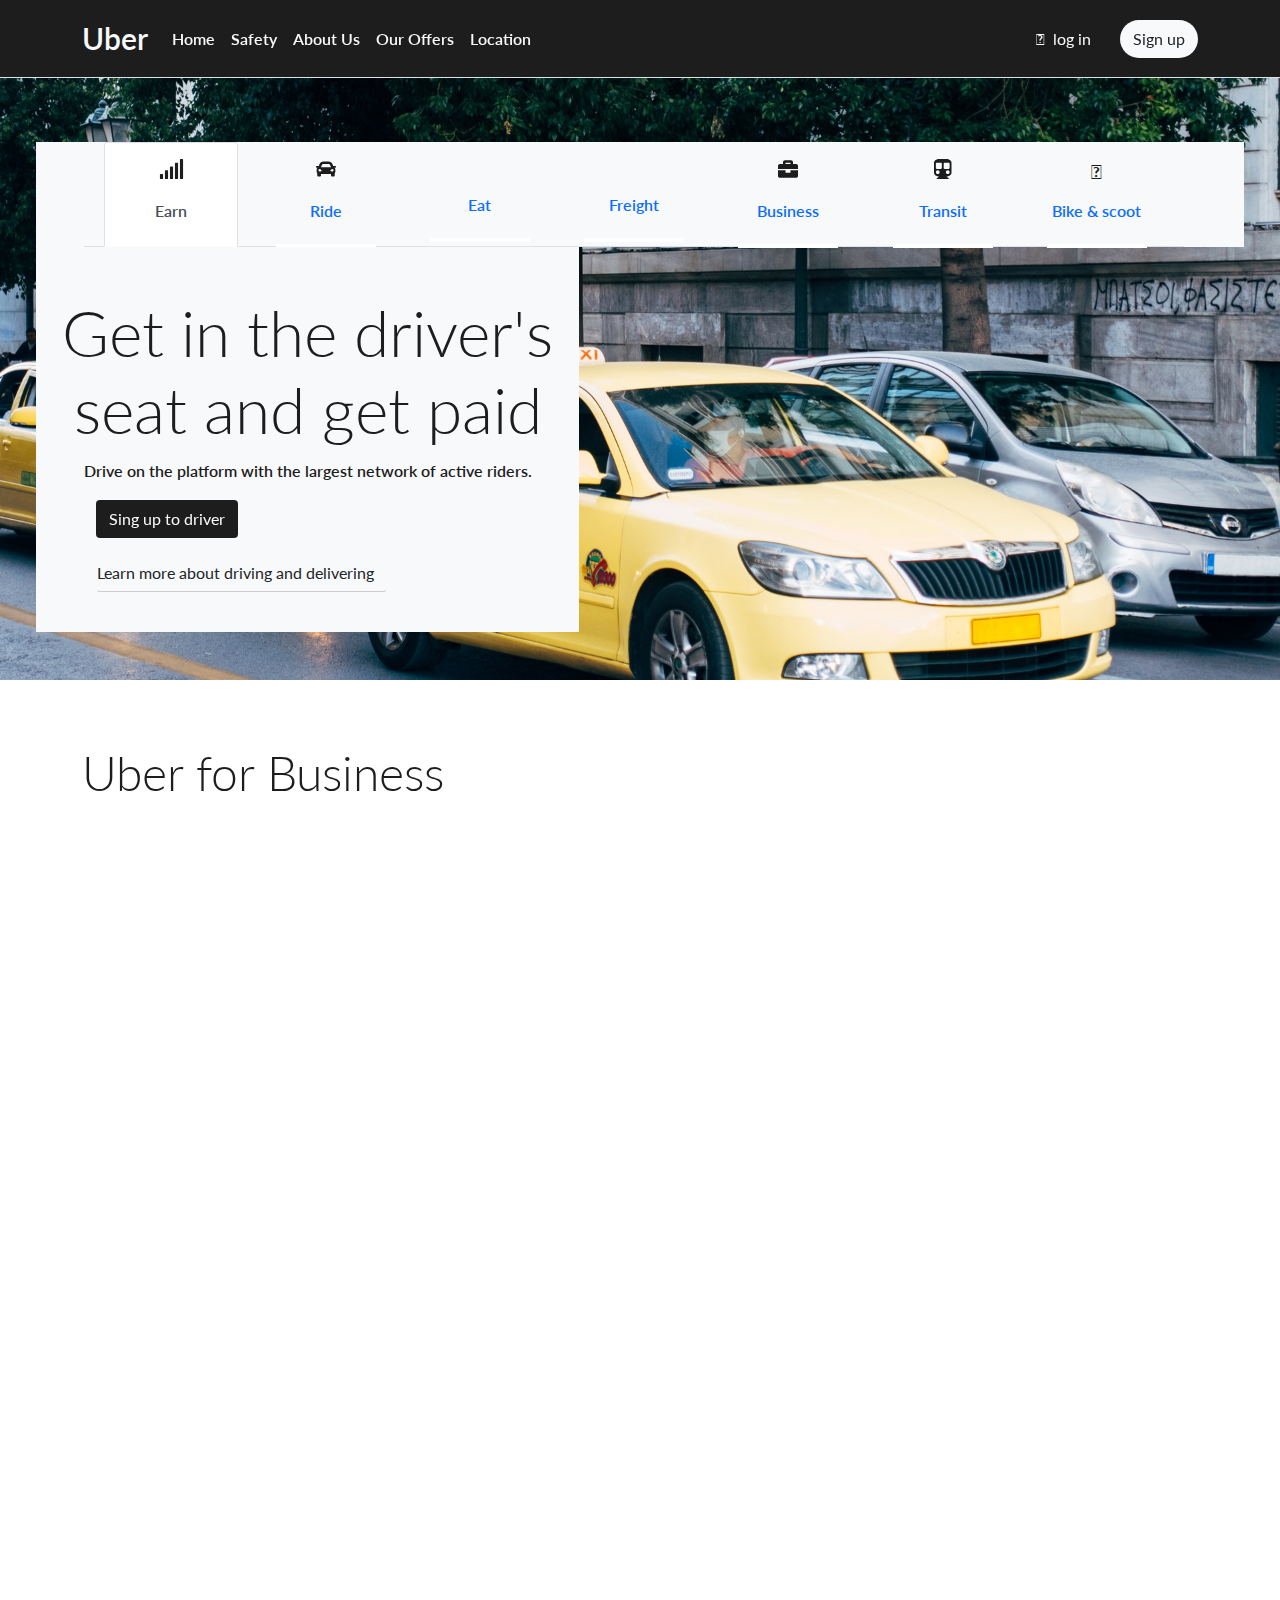
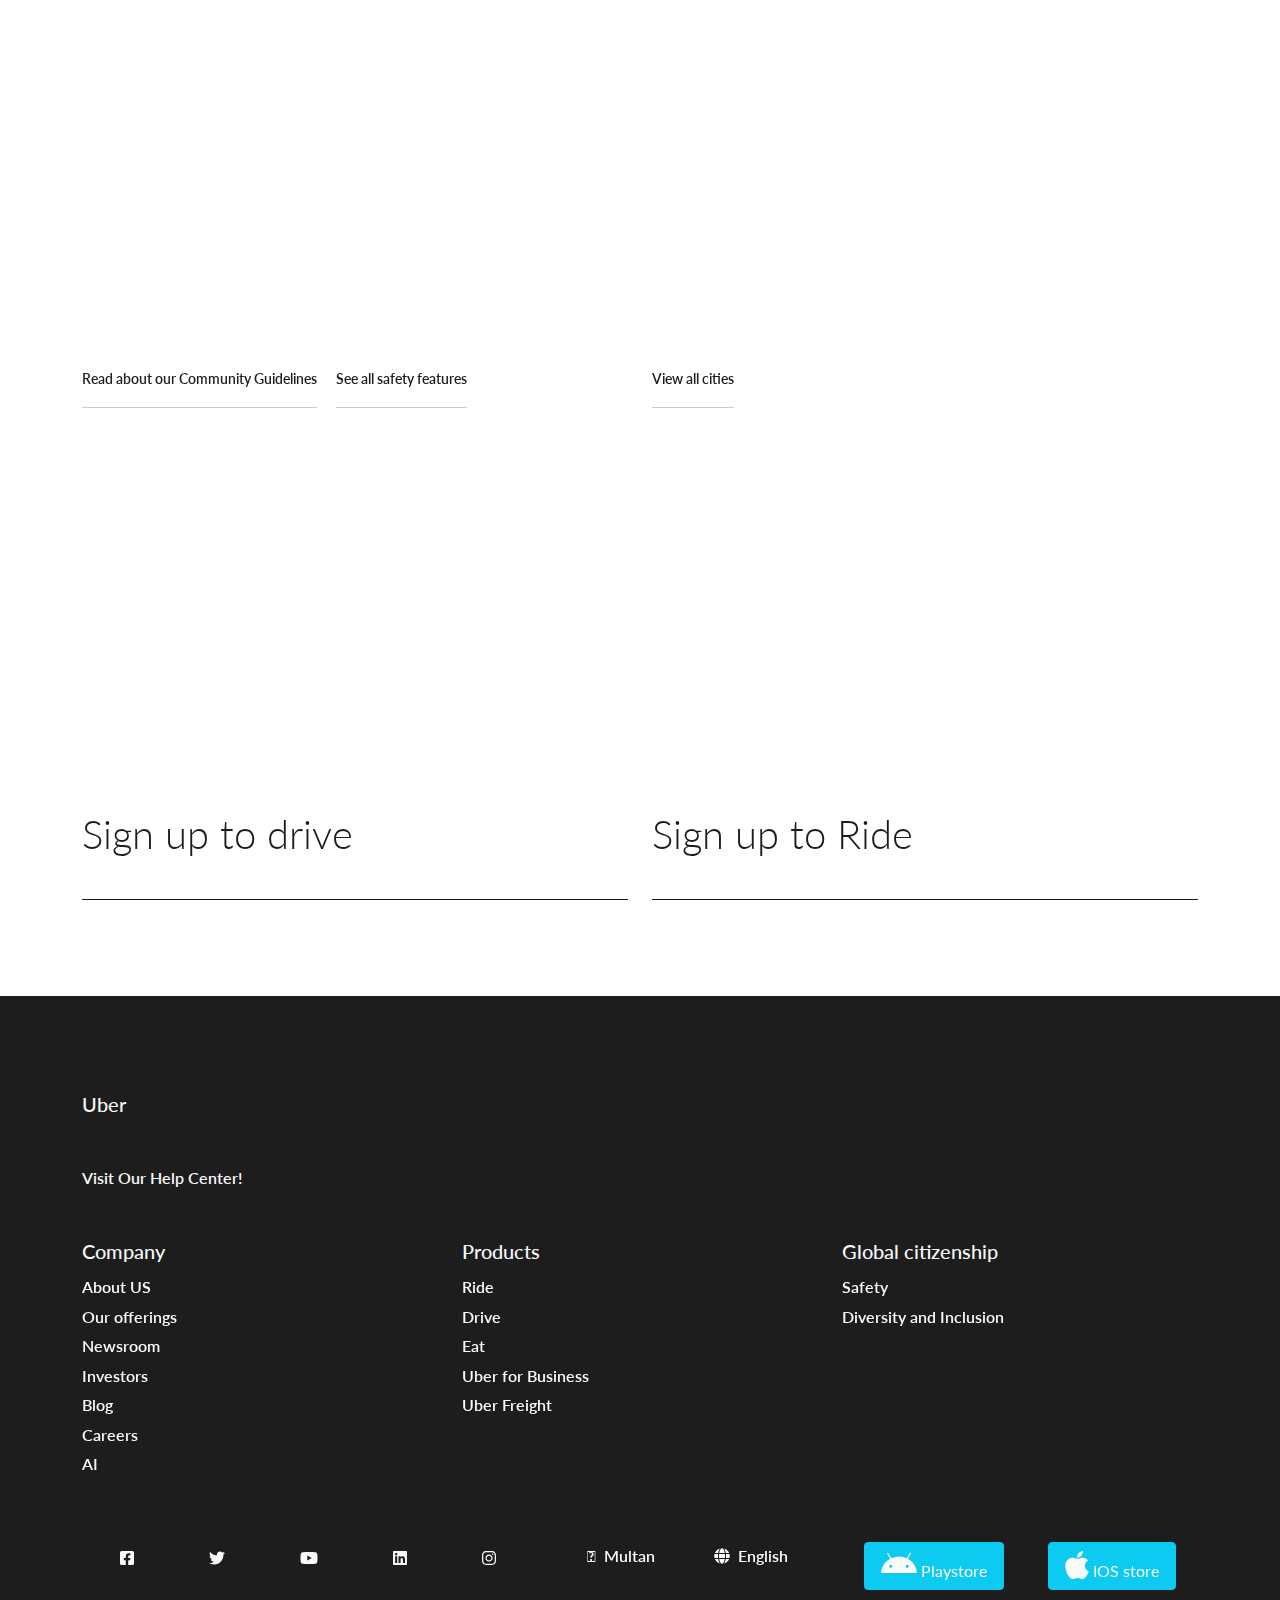
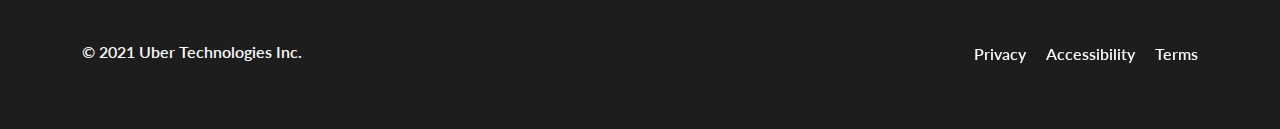
<file: index.html>
<!DOCTYPE html>
<html>

<head>
	<meta charset="utf-8">
	<meta name="viewport" content="width=device-width, initial-scale=1">
	<title>Home - Small Business</title>
	<link rel="stylesheet" href="css/bootstrap.min.css">
	<link rel="stylesheet" href="./css/styles.css">
	<!----------------------------------AOS ANimation links------------------------->
	<link href="https://unpkg.com/aos@2.3.1/dist/aos.css" rel="stylesheet">
    <link href="https://unpkg.com/aos@2.3.1/dist/aos.css" rel="stylesheet">
	<!---------------------------------Animate Style CDN------------------------>
	<link rel="stylesheet"href="https://cdnjs.cloudflare.com/ajax/libs/animate.css/4.1.1/animate.min.css"/>
	<!-- reference your copy Font Awesome here (from our CDN or by hosting yourself) -->
	<link rel="stylesheet" href="https://pro.fontawesome.com/releases/v5.10.0/css/all.css">
	<script defer src="js/fontawesome-all.min.js"></script>

</head>

<body>
	<!-------------------------Navbar Section ------------------------>
	<nav class="navbar navbar-expand-lg navbar-light bg-xy border-bottom">
		<div class="container">
			<a href="index.html" class="navbar-brand uber text-light">Uber</a>

			<button class="navbar-toggler" type="button" data-bs-toggle="collapse" data-bs-target="#navbarCollapse"
				aria-controls="navbarCollapse" aria-expanded="false" aria-label="Toggle navigation">
				<span class="navbar-toggler-icon"></span>
			</button>
			<div class="collapse navbar-collapse" id="navbarCollapse">

				<ul class="navbar-nav me-auto">
					<li class="nav-item">
						<a href="index.html" class="nav-link active text-light hvr-float"
							aria-current="page">Home</a>
					</li>
					<li class="nav-item">
						<a href="./safety.html" class="nav-link text-light hvr-float">Safety</a>
					</li>
					<li class="nav-item">
						<a href="about1.html" class="nav-link text-light hvr-float">About Us</a>
					</li>
					<li class="nav-item">
						<a href="./offers.html" class="nav-link text-light hvr-float">Our Offers</a>
					</li>
					<li class="nav-item">
						<a href="location.html" class="nav-link text-light hvr-float">Location</a>
					</li>
				</ul>
				<form class="d-flex flex-row justify-content-lg-end">
					<a href="#" class=" btn  text-light mb-3 mb-sm-0 me-sm-3 btn1-rounded hvr-float"><i
							class="fad fa-user me-2" aria-hidden="true"></i>log in</a>
					<button type="submit" class="btn  btn1-rounded bg-light hvr-float">Sign up</button>
				</form>

			</div>
		</div>
	</nav>
	<!-------------------------END Navbar Section ------------------------>
	<div class="bg-light py-3 py-sm-5 bg-image">
		<div class=" ms-5 me-5 mx-auto mt-3">
			<div class="row bg-light">
				<!---------------------------tabpanel Navigation --------------------------->
				<div class="ps-0 ms-0 col-12 col-sm-12 col-md-12 col-lg-12 ">
					<nav class="bg-light ms-lg-5 me-lg-5 ">
						<div class="nav nav-tabs justify-content-evenly" role="tablist">
							
								<a href="#tabLinks-pane-1" id="tabLinks-1" class="nav-item nav-link active p-3 text-center  " data-bs-toggle="tab" role="tab" aria-controls="tabLinks-pane-1" aria-selected="true">
									<h5><i class="fas fa-signal  mx-auto mb-2 darkor"></i></h5>Earn
									<span class="border-bottom-link  d-block active"></span> 
								  </a>
							 
							
								<a href="#tabLinks-pane-2" id="tabLinks-2" class="nav-item nav-link p-3 text-center  " data-bs-toggle="tab" role="tab" aria-controls="tabLinks-pane-2" aria-selected="false">
									<h5><i class="fas fa-car  mx-auto mb-2 darkor"></i></h5>Ride
									<span class="border-bottom-link  d-block "></span> 
								  </a>
							
							
								<a href="#tabLinks-pane-3" id="tabLinks-3" class="nav-item nav-link p-3 text-center  " data-bs-toggle="tab" role="tab" aria-controls="tabLinks-pane-3" aria-selected="false">
									<h5><i class="fad fa-utensils-alt  mx-auto mb-2 darkor"></i></h5>Eat
									<span class="border-bottom-link  d-block "></span> 
								  </a>
							
								
									<a href="#tabLinks-pane-4" id="tabLinks-4" class="nav-item nav-link p-3 text-center  " data-bs-toggle="tab" role="tab" aria-controls="tabLinks-pane-4" aria-selected="false">
										<h5><i class="fad fa-truck-container  mx-auto mb-2 darkor"></i></h5>Freight
										<span class="border-bottom-link  d-block "></span> 
									</a>
								
						  
							<a href="#tabLinks-pane-5" id="tabLinks-5" class="nav-item nav-link p-3 text-center  " data-bs-toggle="tab" role="tab" aria-controls="tabLinks-pane-5" aria-selected="false">
								<h5><i class="fas fa-briefcase  mx-auto mb-2 darkor"></i></h5>Business
								<span class="border-bottom-link  d-block "></span> 
							  </a>
						 
						 <a href="#tabLinks-pane-6" id="tabLinks-6" class="nav-item nav-link p-3 text-center  " data-bs-toggle="tab" role="tab" aria-controls="tabLinks-pane-6" aria-selected="false">
							<h5><i class="fas fa-subway  mx-auto mb-2 darkor"></i></h5>Transit
							<span class="border-bottom-link  d-block "></span> 
						  </a>

						 
							<a href="#tabLinks-pane-7" id="tabLinks-7" class="nav-item nav-link p-3 text-center  " data-bs-toggle="tab" role="tab" aria-controls="tabLinks-pane-7" aria-selected="false">
								<h5><i class="fad fa-biking  mx-auto mb-2 darkor"></i></h5>Bike & scoot
								<span class="border-bottom-link  d-block "></span> 
							  </a>
						

						</div>
					  </nav>
				</div>
				<!-----------------------------End of Tabpanel Navigation--------------------->
				
			</div> 
		</div>
         
		<!------------------------------------Start of Tabpanel Content ------------------------------->
		<div class="row  ">
			<div class="col-5 col-sm-12 col-md-12 col-lg-5 bg-light  ms-5 me-5 animate__animated animate__backInUp ">
				<div class="tab-content ">
					<div id="tabLinks-pane-1" class="tab-pane active animate__animated animate__fadeInUp" role="tabpanel" aria-labelledby="tabLinks-1">
					  <div class="">
						  <h1 class="display-3 text-center pt-5 darkor">Get in the driver's seat and get paid</h1>
						  <p class=" text-center darkor">Drive on the platform with the largest network of active riders.</p>
						  <button class="btn bg-xy text-light ms-5 darkor d-block shadow-drop-center hvr-float" type="button">Sing up to driver</button>
						 <div class=""> <a href="#" class="btn ms-5 ps-0 for-link mt-3">Learn more about driving and delivering</a></div>
					  </div>
					</div>
					<div id="tabLinks-pane-2" class="tab-pane animate__animated animate__fadeInUp" role="tabpanel" aria-labelledby="tabLinks-2">
						<div class="">
							<h2 class="display-3 text-center pt-5 darkor">Request a ride now</h2>
							<div class="input-group p-3 mt-3 ms-3 me-3">
								<span class="input-group-text bg-light"><i class="fal fa-circle"></i></span>
								<input type="text" class="form-control bg-light text-secondary" aria-label="Amount (to nearest dollar)" placehoder="Enter pick up Location" value="Enter pick up Location">
								<span class="input-group-text bg-light"><i class="fal fa-location-arrow"></i></span>
							  </div>
							  <div class="input-group p-3 ms-3 me-3">
								<span class="input-group-text bg-light"><i class="fal fa-rectangle-landscape "></i></span>
								<input type="text" class="form-control text-secondary" aria-label="Amount (to nearest dollar)" placehoder="Enter destination" value="Enter destination">
								
							  </div>
							  <div class="mb-4 pt-4 pb-4">
								<button class=" bg-xy text-light ms-3 darkor p-2 shadow-drop-center hvr-float" type="button">Request now</button>
								<button class="p-2  darkor1 ms-3 border-0" type="button">Shedule for later</button>
							  </div>
							
						   
						</div>
					</div>
					<div id="tabLinks-pane-3" class="tab-pane animate__animated animate__fadeInUp" role="tabpanel" aria-labelledby="tabLinks-3">
						<div class="">
							<h2 class="display-3 text-center pt-3 darkor">Discover delicious eats</h2>
							<p class="  darkor ms-lg-4 mt-3 ">Order delivery from restaurants you love.</p>
							  <div class=" mt-2 ">
								<button class=" bg-xy btn-lg text-light ms-3 darkor fs-6 shadow-drop-center hvr-float" type="button">Order now</button>
								<a href="#" class="btn ms-2 ps-2 for-link mt-5">Own a restaurant? Partner with Uber Eats</a>
							  </div>
							
						   
						</div>
					</div>
					<div id="tabLinks-pane-4" class="tab-pane animate__animated animate__fadeInUp" role="tabpanel" aria-labelledby="tabLinks-4">
						<div class="">
							<h2 class="display-3 text-center pt-3 darkor">A new direction for freight</h2>
							<p class="  darkor ms-lg-4 mt-3 ">
								Greater transparency for shippers and carriers to do business together.</p>
							  <div class=" mt-2 pb-3 mb-3">
								<button class=" bg-xy btn-lg text-light ms-3 darkor fs-6 mt-2 shadow-drop-center hvr-float" type="button">Get shipper details	</button>
								<a href="#" class="btn ms-2 ps-2 for-link mt-5">Sign up to be a carrier</a>
							  </div>
						</div>
					  </div>
					  <div id="tabLinks-pane-5" class="tab-pane animate__animated animate__fadeInUp" role="tabpanel" aria-labelledby="tabLinks-5">
						<div class="">
							<h2 class="display-3 text-center pt-3 darkor">Move your teams and employees</h2>
							<p class="  darkor ms-lg-4 mt-3 ">
								Uber for Business helps to simplify business travel, expensing, and customer experiences..</p>
							  <div class=" mt-2 pb-5 mb-5">
								<button class=" bg-xy btn-lg text-light ms-3 darkor fs-6 mt-4 shadow-drop-center hvr-float" type="button">Learn more
								</button>
							  </div>
						</div>
					  </div>
					  <div id="tabLinks-pane-6" class="tab-pane animate__animated animate__fadeInUp" role="tabpanel" aria-labelledby="tabLinks-6">
						<div class="">
							<h2 class="display-3 text-center pt-3 darkor">Empowering public transportation</h2>
							<p class="  darkor ms-lg-4 mt-3 ">
								Uber’s software and transit solutions help local agencies build the best ways to move their communities forward.</p>
							  <div class=" mt-2 pb-5 mb-5">
								<button class=" bg-xy btn-lg text-light ms-3 darkor fs-6 mt-4 shadow-drop-center hvr-float" type="button">Learn more
								</button>
							  </div>
						</div>
					  </div>
					  <div id="tabLinks-pane-7" class="tab-pane animate__animated animate__fadeInUp" role="tabpanel" aria-labelledby="tabLinks-7">
						<div class="">
							<h2 class="display-3 text-center pt-3 darkor">Bike or scoot there</h2>
							<p class="  darkor ms-lg-4 mt-3 ">
								Go farther and have more fun with electric bikes and scooters.</p>
							  <div class=" mt-2 pb-5 mb-5">
								<button class=" bg-xy btn-lg text-light ms-3 darkor fs-6 mt-4 shadow-drop-center hvr-float" type="button">Learn more
								</button>
							  </div>
						</div>
					  </div>
				  </div>
			</div>
			<div class="col-6 col-sm-12 col-md-12 col-lg-6 "></div>
		</div>
	
	</div>
	<div class="container my-3 my-sm-5" data-aos="zoom-in">
		<div class=" mb-3 mb-sm-5">
			<h2 class="display-5 pt-3 darkor"data-aos="zoom-in">Uber for Business</h2>
			<p class=" darkor pt-3"data-aos="zoom-in">The power of Uber in everyday business</p>
		</div>
		<div class="row ">
			<div class="col-12 col-md-6 col-lg-4 mb-4 mb-lg-4"data-aos="fade-right">
				<figure class="figure">
					<img src="./img/uber1.png" class="figure-img img-fluid rounded shadow-drop-center" alt="...">
					<figcaption class="figure-caption">
						<h5 class="darkor">Work meals</h5>
						<p class="">Delight your employees with their favorite meals delivered directly to anywhere they work.</p>
						<a href="" type="button" class="for-link  text-decoration-none darkor pb-0 hvr-float"><p>Learn more</p></a>
					</figcaption>
				  </figure>
			</div>
			<div class="col-12 col-md-6 col-lg-4 mb-4 mb-lg-4"data-aos="fade-up">
				<figure class="figure">
					<img src="./img/uber2.png" class="figure-img img-fluid rounded shadow-drop-center" alt="...">
					<figcaption class="figure-caption">
						<h5 class="darkor">Employee rides</h5>
						<p class="">Take the work out of work-related trips. Create ground travel and commute programs for employees.</p>
						<a href="" type="button" class="for-link  text-decoration-none darkor pb-0 hvr-float"><p>Learn more</p></a>
					</figcaption>
				  </figure>
			</div>

			<div class="col-12 col-md-6 col-lg-4 mb-4 mb-lg-4"data-aos="fade-left">
				<figure class="figure">
					<img src="./img/uber3.png" class="figure-img img-fluid rounded shadow-drop-center" alt="...">
					<figcaption class="figure-caption">
						<h5 class="darkor">Employee rides</h5>
						<p class="">Aim to impress. Arrange door-to-door rides for your customers, clients, and guests.</p>
						<a href="" type="button" class="for-link  text-decoration-none darkor pb-0 hvr-float"><p>Learn more</p></a>
					</figcaption>
				  </figure>
			</div>
			
		</div>
		
		<div class=" mb-3 mb-sm-5">
			<h2 class="display-5 pt-3 darkor"data-aos="zoom-in">Focused on safety, wherever you go</h2>
		</div>
		<div class="row ">
			<div class="col-12 col-md-6 col-lg-6 mb-4 mb-lg-4">
				<figure class="figure">
					<img src="./img/safety1.jfif" class="figure-img img-fluid rounded shadow-drop-center" alt="..."data-aos="fade-right">
					<figcaption class="figure-caption">
						<h5 class="darkor"data-aos="fade-up">Our commitment to your safety</h5>
						<p class="pb-3"data-aos="fade-up">With every safety feature and every standard in our Community Guidelines, we're committed to creating a safe environment for our users.</p>
						<a href="" type="button" class="for-link  text-decoration-none darkor pb-0 me-3 hvr-float" ><p>Read about our Community Guidelines</p></a>
						<a href="" type="button" class="for-link  text-decoration-none darkor pb-0 hvr-float" ><p>See all safety features</p></a>
					</figcaption>
					
				  </figure>
			</div>
			<div class="col-12 col-md-6 col-lg-6 mb-4 mb-lg-4">
				<figure class="figure">
					<img src="./img/safety2.jfif" class="figure-img img-fluid rounded shadow-drop-center" alt="..." data-aos="fade-left">
					<figcaption class="figure-caption">
						<h5 class="darkor" data-aos="fade-up">Setting 10,000+ cities in motion</h5>
						<p class="pb-3" data-aos="fade-up">The app is available in select cities worldwide, so you can count on a ride even when you’re far from home.</p>
						<a href="" type="button" class="for-link  text-decoration-none darkor pb-0 hvr-float"><p>View all cities</p></a>
					</figcaption>
				  </figure>
			</div>

			
		</div>

		<div class="row ">
			<div class="col-12 col-sm-12 col-md-6 col-lg-4 mb-4 mb-lg-4"data-aos="fade-right">
				<figure class="figure">
					<h4><i class="fad fa-users-crown darkor"></i></h4>
					<figcaption class="figure-caption">
						<h5 class="darkor mt-4">About us</h5>
						<p class="pb-3 lead">Find out how we started, what drives us, and how we’re igniting opportunity.</p>
						<a href="" type="button" class="for-link  text-decoration-none darkor pb-0 hvr-float"><p>Learn more</p></a>
					</figcaption>
					
				  </figure>
			</div>

			<div class="col-12 col-sm-12 col-md-6 col-lg-4 mb-4 mb-lg-4"data-aos="fade-up">
				<figure class="figure">
					<h4><i class="fas fa-edit darkor"></i></h4>
					<figcaption class="figure-caption">
						<h5 class="darkor mt-4">Newsroom</h5>
						<p class="pb-3 lead">See announcements about our latest releases, initiatives, and partnerships.</p>
						<a href="" type="button" class="for-link  text-decoration-none darkor pb-0 hvr-float"><p>Learn more</p></a>
					</figcaption>
					
				  </figure>
			</div>

			<div class="col-12 col-sm-12 col-md-6 col-lg-4 mb-4 mb-lg-4" data-aos="fade-left">
				<figure class="figure">
					<h4><i class="fad fa-home-lg-alt darkor"></i></h4>
					<figcaption class="figure-caption">
						<h5 class="darkor mt-4">Global citizenship</h5>
						<p class="pb-3 lead">Read about our commitment to making a positive impact in the cities we serve.</p>
						<a href="" type="button" class="for-link  text-decoration-none darkor pb-0 hvr-float"><p>Learn more</p></a>
					</figcaption>
					
				  </figure>
			</div>

			
		</div>

		<div class="row">
			<div class="col-12 col-sm-12 col-md-6 col-lg-6">
				<div class=" mb-3 mb-sm-5">
					<h2 class="display-6 pt-3 darkor" >
						Sign up to drive
						<span class="" data-aos="fade-right" data-aos-duration="3000">
							<i class="fas fa-arrow-right to-end darkor hvr-float" ></i>
						</span>
					</h2>
					<div class="for-signup"></div>

				</div>
			</div>
			<div class="col-12 col-sm-12 col-md-6 col-lg-6">
				<div class=" mb-3 mb-sm-5">
					<h2 class="display-6 pt-3 darkor">
						Sign up to Ride
						
						<span class="" data-aos="fade-right" data-aos-duration="3000">
							<i class="fas fa-arrow-right to-end darkor hvr-float"></i>
						</span>
					</h2>
					<div class="for-signup"></div>

				</div>
			</div>
		</div>


	</div>


	<!-------------------Footer Section Started  -------------------->

	<footer class="bg-xy text-light p-5">
		<div class="container">
			<h5 class="text-ligh mt-5 mb-5">Uber</h5>
			<p class="text-light mb-5">Visit Our Help Center!</p>
		</div>
		<div class="container">
			<div class="row mb-lg-5">
				<div class="col-12 col-sm-6 col-md-4 col-lg-4">
					<h5 class="text-light">Company</h5>
					<ul class="list-unstyled">
						<li class=""><a href="" class="text-decoration-none text-light hvr-float">About US</a></li>
						<li class=""><a href="" class="text-decoration-none text-light hvr-float">Our offerings</a></li>
						<li class=""><a href="" class="text-decoration-none text-light hvr-float">Newsroom</a></li>
						<li class=""><a href="" class="text-decoration-none text-light hvr-float">Investors</a></li>
						<li class=""><a href="" class="text-decoration-none text-light hvr-float">Blog</a></li>
						<li class=""><a href="" class="text-decoration-none text-light hvr-float">Careers</a></li>
						<li class=""><a href="" class="text-decoration-none text-light hvr-float">AI</a></li>
					</ul>
				</div>
				<div class="col-12 col-sm-6 col-md-4 col-lg-4">
					<h5 class="text-light">Products</h5>
					<ul class="list-unstyled">
						<li class=""><a href="" class="text-decoration-none text-light hvr-float">Ride</a></li>
						<li class=""><a href="" class="text-decoration-none text-light hvr-float">Drive</a></li>
						<li class=""><a href="" class="text-decoration-none text-light hvr-float">Eat</a></li>
						<li class=""><a href="" class="text-decoration-none text-light hvr-float">Uber for Business</a></li>
						<li class=""><a href="" class="text-decoration-none text-light hvr-float">Uber Freight</a></li>
					</ul>
				</div>
				<div class="col-12 col-sm-6 col-md-4 col-lg-4">
					<h5 class="text-light">Global citizenship
					</h5>
					<ul class="list-unstyled">
						<li class=""><a href="" class="text-decoration-none text-light hvr-float">Safety</a></li>
						<li class=""><a href="" class="text-decoration-none text-light hvr-float">Diversity and Inclusion</a></li>
					</ul>
				</div>
			</div>
		</div>
		<div class="container">
			<div class="row">
				<div class="col-12 col-sm-12 col-md-12 col-lg-5 d-flex flex-row  justify-content-around">
					<span class=""><i class="fab fa-facebook-square hvr-float"></i></span>
					<span class=""><i class="fab fa-twitter  hvr-float"></i></span>
					<span class=""><i class="fab fa-youtube  hvr-float"></i></span>
					<span class=""><i class="fab fa-linkedin  hvr-float"></i></span>
					<span class=""><i class="fab fa-instagram  hvr-float"></i></span>
				</div>
				<div class="col-12 col-sm-12 col-md-12 col-lg-3 d-flex flex-row  justify-content-around">
					<span class="hvr-float"><i class="fal fa-map-marker  me-2"></i>Multan</span>
					<span class="hvr-float"><i class="fas fa-globe me-2"></i>English</span>
				</div>
				<div class="col-12 col-sm-12 col-md-12 col-lg-4 d-flex flex-row  justify-content-around">
					<span class=""><a href ="" type="button" class="btn btn-info ps-3 pe-3 text-light hvr-float shadow-drop-center"><i class="fab fa-android fa-2x"></i> Playstore</a> </span>
					<span class=""><a href ="" type="button" class="btn btn-info ps-3 pe-3 text-light hvr-float shadow-drop-center"><i class="fab fa-apple fa-2x"></i> IOS store</a> </span>
				</div>

			</div>
		</div>
		<div class="container">
			<div class="row mt-5">
				<div class="col-12 col-sm-12 col-md-12 col-lg-6">
					<p class="text-start">&copy; 2021 Uber Technologies Inc.</p>
				</div>
				<div class="col-12 col-sm-12 col-md-12 col-lg-6">
					<div class="text-end ">
						<span class="hvr-float">Privacy</span>
					<span class="ps-3 pe-3 hvr-float">Accessibility</span>
					<span class="hvr-float">Terms</span>
					</div>

					
				</div>
			</div>
		</div>
	</footer>

	<script src="js/bootstrap.bundle.min.js"></script>
	<script src="https://unpkg.com/aos@2.3.1/dist/aos.js"></script>
<script>
    AOS.init();
  </script>
	

</body>

</html>
</file>
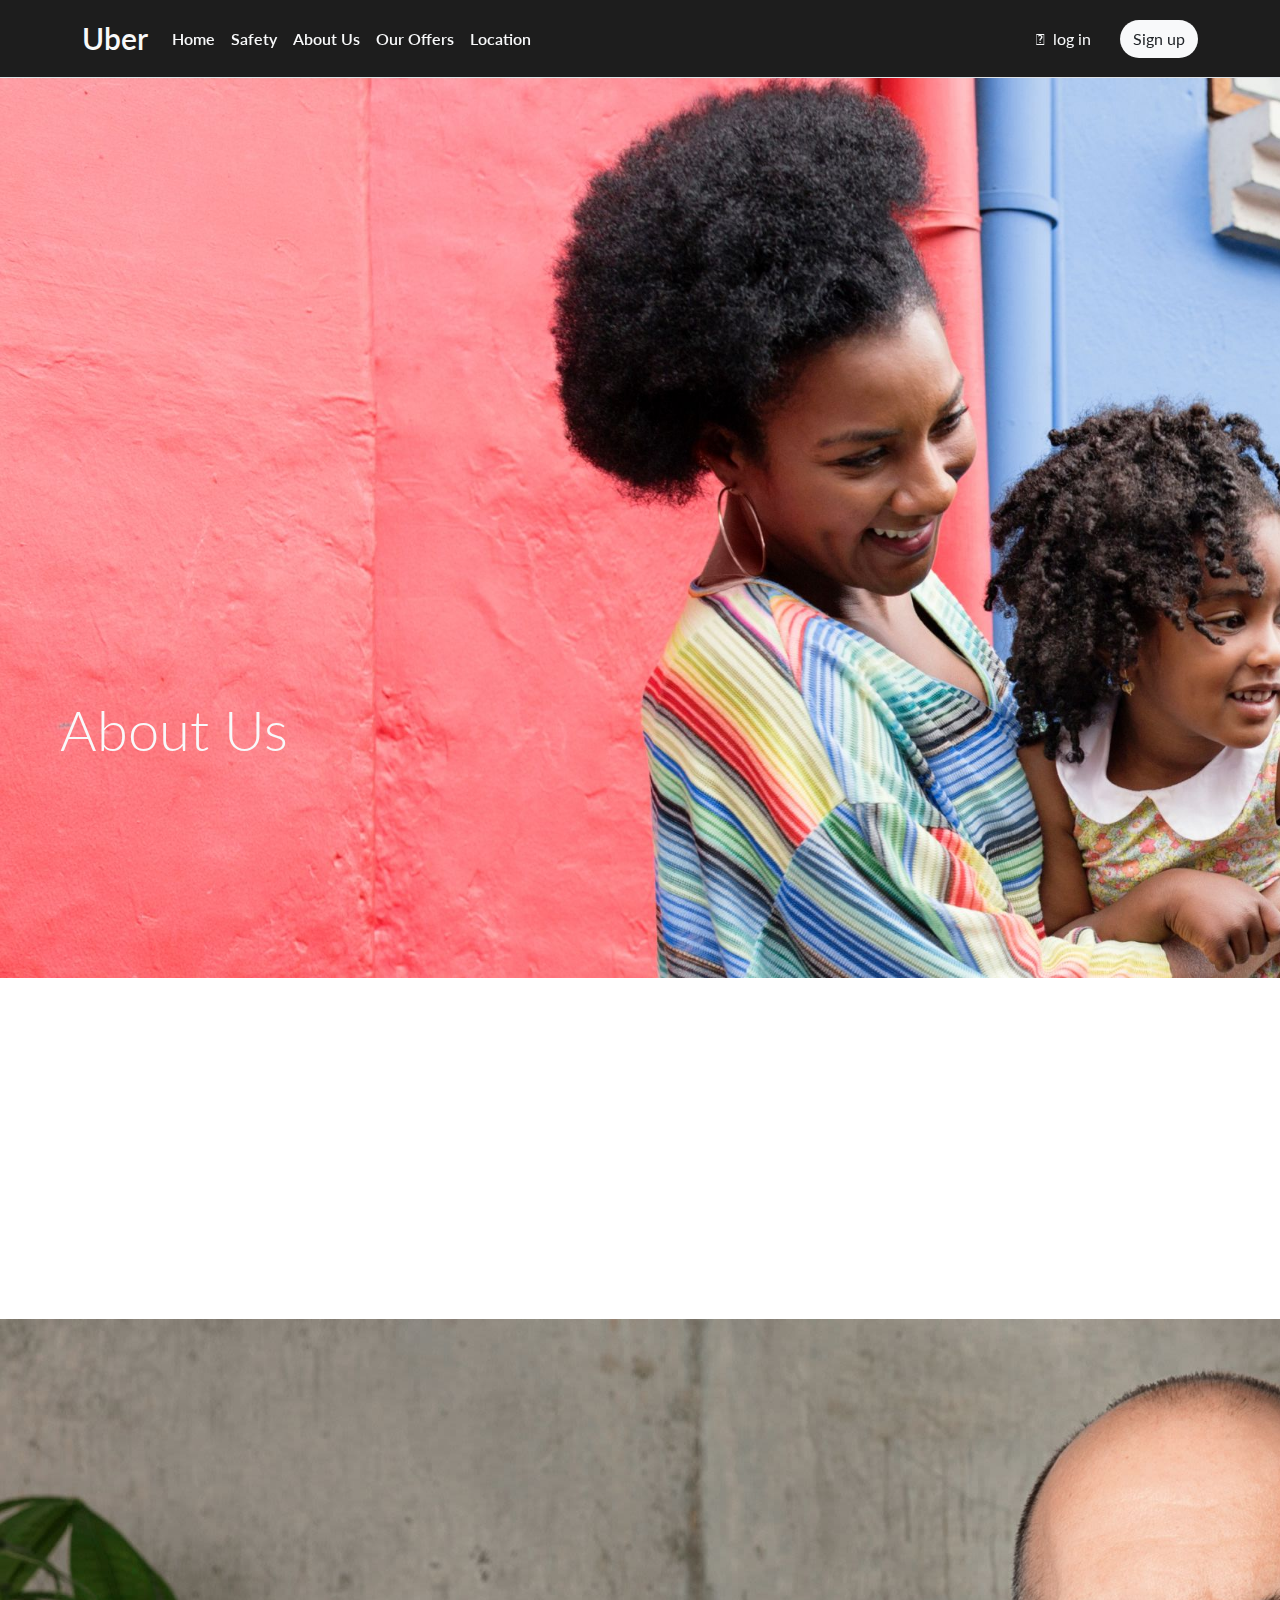
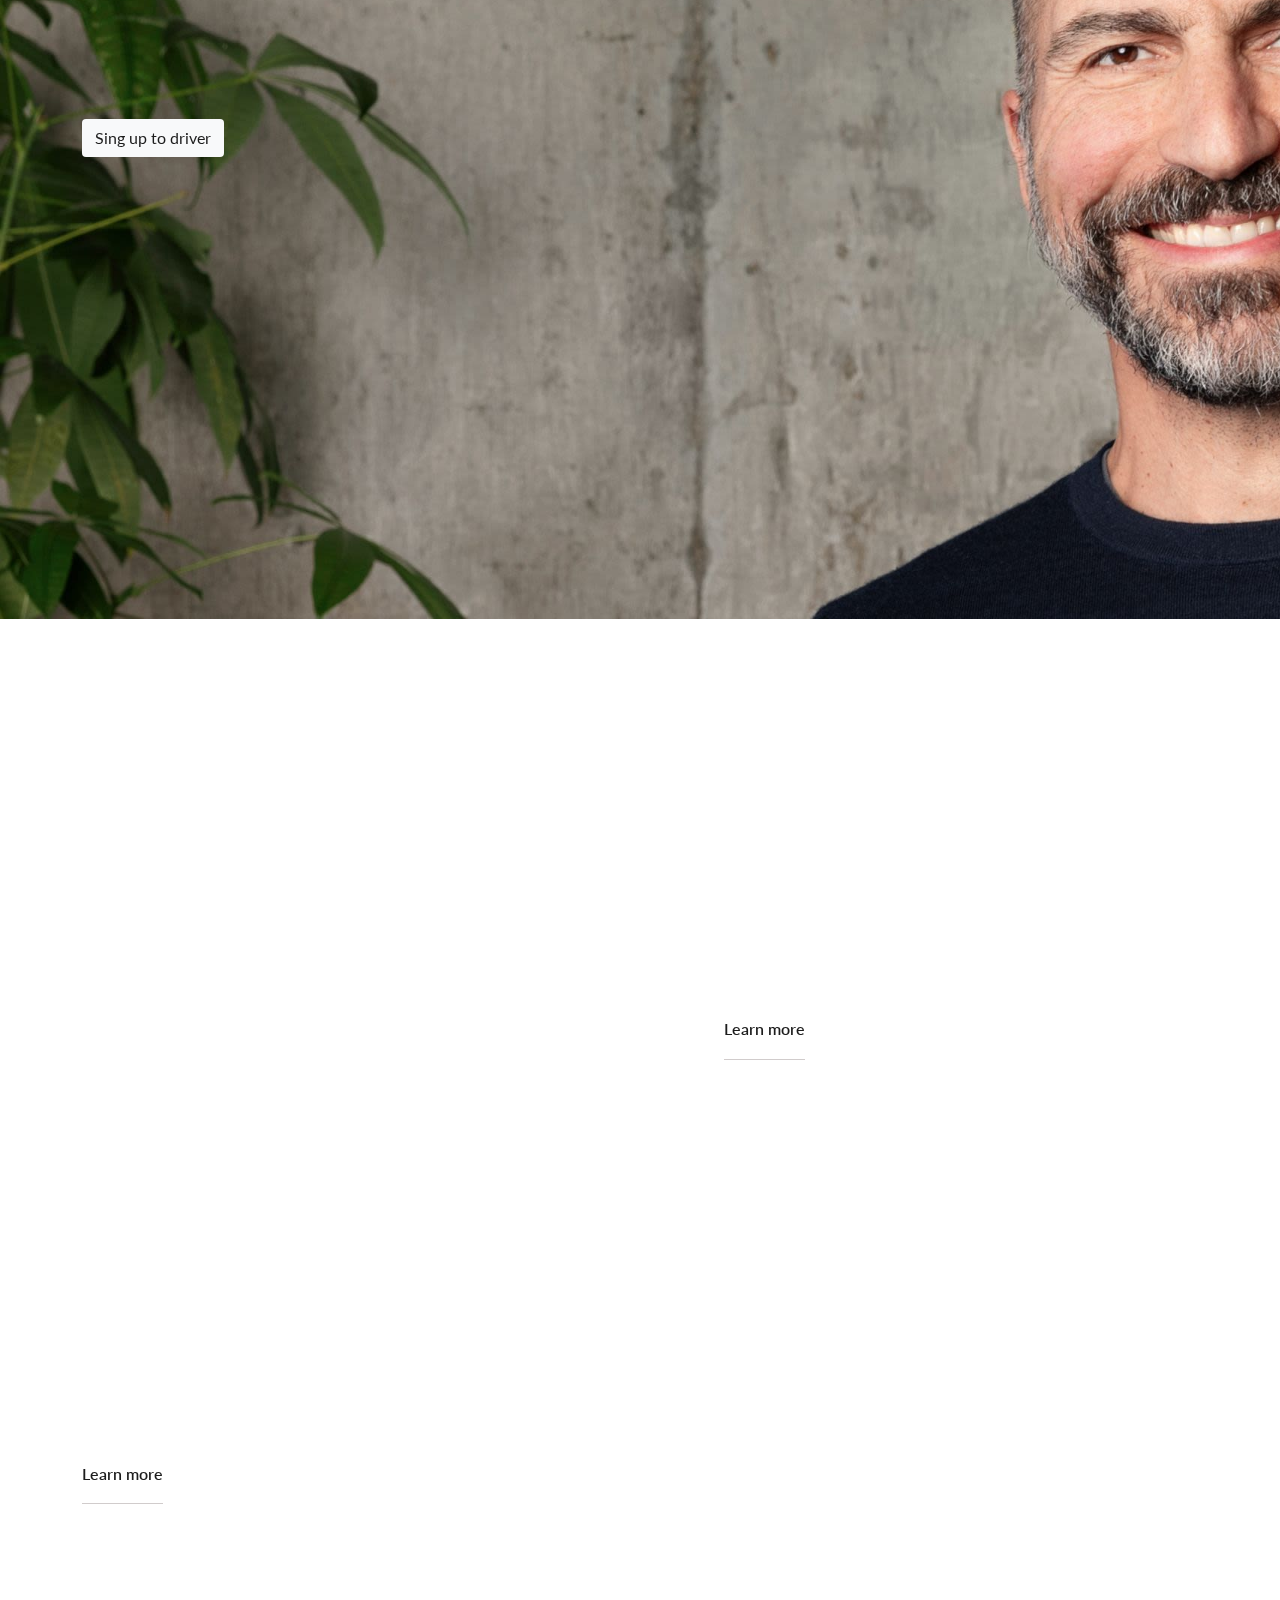
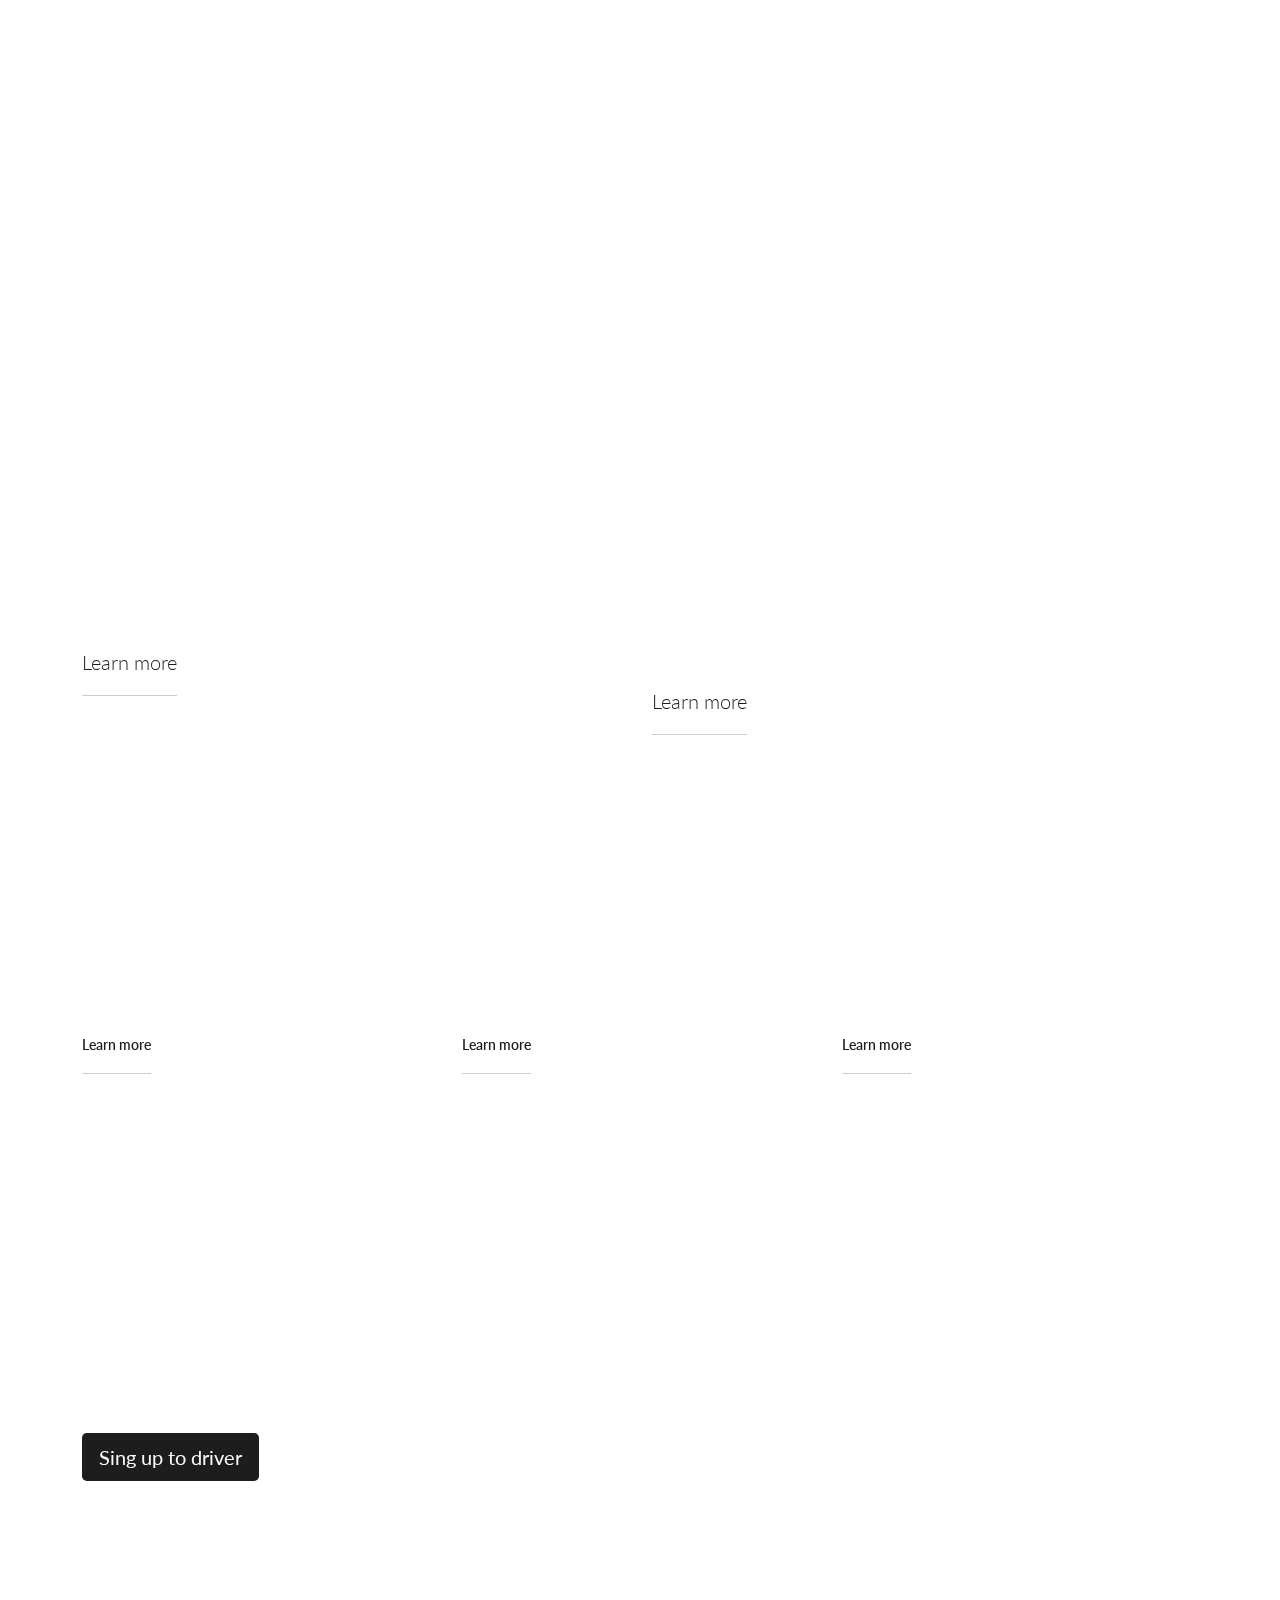
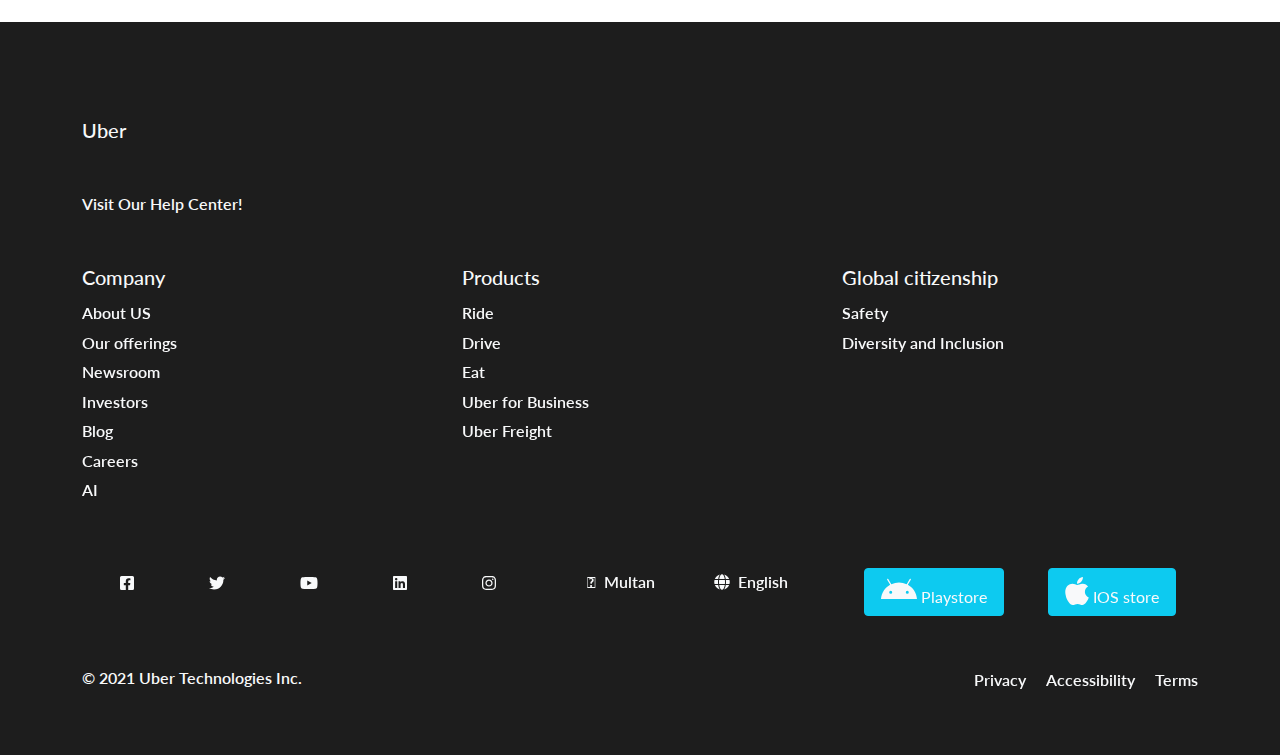
<file: about1.html>
<!DOCTYPE html>
<html>

<head>
	<meta charset="utf-8">
	<meta name="viewport" content="width=device-width, initial-scale=1">
	<title>Home - Small Business</title>
	<link rel="stylesheet" href="css/bootstrap.min.css">
	<link rel="stylesheet" href="./css/styles.css">
    <!----------------------------------AOS ANimation links------------------------->
	<link href="https://unpkg.com/aos@2.3.1/dist/aos.css" rel="stylesheet">
    <link href="https://unpkg.com/aos@2.3.1/dist/aos.css" rel="stylesheet">
	<!---------------------------------Animate Style CDN------------------------>
	<link rel="stylesheet"href="https://cdnjs.cloudflare.com/ajax/libs/animate.css/4.1.1/animate.min.css"/>
	<!-- reference your copy Font Awesome here (from our CDN or by hosting yourself) -->
	<link rel="stylesheet" href="https://pro.fontawesome.com/releases/v5.10.0/css/all.css">
	<script defer src="js/fontawesome-all.min.js"></script>

</head>

<body>
	<!-------------------------Navbar Section ------------------------>
	<nav class="navbar navbar-expand-lg navbar-light bg-xy border-bottom">
		<div class="container">
			<a href="index.html" class="navbar-brand uber text-light">Uber</a>

			<button class="navbar-toggler" type="button" data-bs-toggle="collapse" data-bs-target="#navbarCollapse"
				aria-controls="navbarCollapse" aria-expanded="false" aria-label="Toggle navigation">
				<span class="navbar-toggler-icon"></span>
			</button>
			<div class="collapse navbar-collapse" id="navbarCollapse">

				<ul class="navbar-nav me-auto">
					<li class="nav-item">
						<a href="index.html" class="nav-link active text-light hvr-float"
							aria-current="page">Home</a>
					</li>
					<li class="nav-item">
						<a href="./safety.html" class="nav-link text-light hvr-float">Safety</a>
					</li>
					<li class="nav-item">
						<a href="about1.html" class="nav-link text-light hvr-float">About Us</a>
					</li>
					<li class="nav-item">
						<a href="./offers.html" class="nav-link text-light hvr-float">Our Offers</a>
					</li>
					<li class="nav-item">
						<a href="location.html" class="nav-link text-light hvr-float">Location</a>
					</li>
				</ul>
				<form class="d-flex flex-row justify-content-lg-end">
					<a href="#" class=" btn  text-light mb-3 mb-sm-0 me-sm-3 btn1-rounded hvr-float"><i
							class="fad fa-user me-2" aria-hidden="true"></i>log in</a>
					<button type="submit" class="btn  btn1-rounded bg-light hvr-float">Sign up</button>
				</form>

			</div>
		</div>
	</nav>
	<!-------------------------END Navbar Section ------------------------>

   
    <div class="container-fluid bg-about position-relative">
        <div class="pt-5 about">
            <h2 class="display-4 pt-3 darkor position-absolute top-50 bottom-0 pt-5 mt-sm-5 mt-5 text-light  ms-5  pb-sm-4 d-flex justify-content-end align-items-baseline animate__animated animate__fadeInUp"><span class="pt-4 mt-5">About Us</span></h2>
        </div>
    </div>

     <!-------------------End About With back img ------------------------->


     
 <!------------------- oppercunity Section------------------------->
    

    <div class="container">
        <div class="row ">
			<div class="col-12 col-md-8 col-lg-8 mb-2">
                <div class=" mb-3 mb-sm-5">
                    <h2 class="display-6 darkor mt-5 pb-0 mb-0" data-aos="zoom-in">We ignite opportunity by setting the world in motion</h2>
                </div>
						<p class="pb-3 fs-6 pt-0 pb-3" data-aos="zoom-in">
                            Good things happen when people can move, whether across town or toward their dreams. Opportunities appear, open up, become reality. What started as a way to tap a button to get a ride has led to billions of moments of human connection as people around the world go all kinds of places in all kinds of ways with the help of our technology.</p>	
			</div>
		</div>
    </div>

    <!------------------- End oppercunity Section------------------------->

    <!------------------- Seo IMg Section------------------------->
    <div class="container-fluid bg-man">
        <div class="container">
        <div class="row ">
            <div class="col-12 col-sm-12  col-md-10 col-lg-5 ">
                <div class="mb-5 pb-5"></div>
               
                <h2 class="display-4 pt-5   text-light" data-aos="zoom-up"> A letter from our CEO</h2>
                <p class="pb-3 fs-6 pt-0 pb-3 text-light" data-aos="zoom-up">
                    Read about our team’s commitment to provide everyone on our global platform with the technology that can help them move ahead.</p>
                    <button class="btn bg-light darkor  d-block shadow-drop-center hvr-float" type="button" >Sing up to driver</button>
            </div>
        </div>
    </div>
    </div>

     <!-------------------End Seo IMg Section------------------------->

      <!------------------- Sustanability Section------------------------->

    <div class="container my-3 my-sm-5">
		
		<div class="row ">
			
			<div class="col-12 col-md-12 col-lg-6 mb-4 mb-lg-4">
				<figure class="figure " data-aos="fade-up-right">
					<img src="./img/sustainability.jpg" class="figure-img img-fluid rounded" alt="...">
					
				  </figure>
			</div>
            <div class="col-12 col-md-12 col-lg-6 mb-4 mb-lg-4">
				<div class=" mb-3 mb-sm-5 ms-lg-5 ps-lg-4">
                    <h2 class="display-6 pt- darkor" data-aos="fade-up">Sustainability</h2>
                    <p class=" darkor pt-3" data-aos="fade-up">Uber is committing to becoming a fully electric, zero-emission platform by 2040, with 100% of rides taking place in zero-emission vehicles, on public transit, or with micromobility. It is our responsibility as the largest mobility platform in the world to more aggressively tackle the challenge of climate change. We will do this by offering riders more ways to ride green, helping drivers go electric, making transparency a priority and partnering with NGOs and the private sector to help expedite a clean and just energy transition.</p>
                    <a href="" type="button" class="for-link  text-decoration-none darkor pb-0 mt-3 shadow.drop-center hvr-float"><p>Learn more</p></a>
                </div>
			</div>

		
			
		</div>
    </div>
    <!-------------------End Sustanability Section------------------------->

        <!------------------- Safe drive Section------------------------->
    <div class="container my-3 my-sm-5">
		<div class="row ">
            <div class="col-12 col-md-12 col-lg-6 mb-4 mb-lg-4">
				<div class=" mb-3 mb-sm-5 ">
                    <h2 class="display-6  darkor" data-aos="fade-up">Your safety drives us</h2>
                    <p class=" darkor pt-3"data-aos="fade-up">Whether you’re in the back seat or behind the wheel, your safety is essential. We are committed to doing our part, and technology is at the heart of our approach. We partner with safety advocates and develop new technologies and systems to help improve safety and help make it easier for everyone to get around.</p>
                    <a href="" type="button" class="for-link  text-decoration-none darkor pb-0 hvr-float  mt-3"><p>Learn more</p></a>
                </div>
			</div>
            <div class="col-12 col-md-12 col-lg-6 mb-4 mb-lg-4 ps-lg-4">
				<figure class="figure ms-lg-5">
					<img src="./img/ride.jpg" class="figure-img img-fluid rounded" alt="..."data-aos="fade-up">
					
				  </figure>
			</div>
		</div>
    </div>

    <!------------------- End of your Safity drive us ---------->

    
<!-----------------------Company info Sections---------------->


<div class="container">
    <div class=" mb-3 mb-sm-5">
        <h2 class="display-6  darkor" data-aos="fade-up">Company info</h2>
        </div>
        <div class="row ">
        <div class="col-12 col-md-6 col-lg-6 mb-4 mb-lg-4">
            <figure class="figure">
                <img src="./img/compnyinfo1.jpg" class="figure-img img-fluid rounded" alt="..."data-aos="fade-up-right">
                <figcaption class="figure-caption">
                    <h5 class="darkor"data-aos="fade-up">Who's driving Uber</h5>
                    <h6 class="pb-3"data-aos="fade-up">
                        We’re building a culture within Uber that emphasizes doing the right thing, period, for riders, drivers, and employees. Find out more about the team that’s leading the way..</h6>
                    
                    <a href="" type="button" class="for-link hvr-float  text-decoration-none darkor pb-0"><p class="lead">Learn more</p></a>
                </figcaption>
                
              </figure>
        </div>
        <div class="col-12 col-md-6 col-lg-6 mb-4 mb-lg-4">
            <figure class="figure">
                <img src="./img/companyinfo2.jpg" class="figure-img img-fluid rounded" alt="..." data-aos="fade-up-left">
                <figcaption class="figure-caption">
                    <h5 class="darkor"data-aos="fade-up">Getting diversity right</h5>
                    <h6 class="pb-3" data-aos="fade-up">
                        It’s our goal to create a workplace that is inclusive and reflects the diversity of the cities we serve—where everyone can be their authentic self, and where that authenticity is celebrated as a strength. By creating an environment where people from every background can thrive, we’ll make Uber a better company—for our employees and our customers.</h6>
                    <a href="" type="button" class="for-link hvr-float  text-decoration-none darkor pb-0 "><p class="lead">Learn more</p></a>
                </figcaption>
              </figure>
        </div>
        
        
        </div>
</div>


<!------------------- Keep up latest ----------------->
<div class="container">
    <div class="row ">
        <div class="col-12 col-sm-12 col-md-6 col-lg-4 mb-4 mb-lg-4" >
            <figure class="figure">
                <h4><i class="fal fa-bullhorn darkor" data-aos="fade-up"></i></h4>
                <figcaption class="figure-caption">
                    <h5 class="darkor mt-4"data-aos="fade-up">Newsroom</h5>
                    <p class="pb-3 lead"data-aos="fade-up">
                        Get announcements about partnerships, app updates, initiatives, and more near you and around the world.
                        
                        </p>
                    <a href="#" type="button" class="for-link hvr-float text-decoration-none darkor pb-0 " ><p>Learn more</p></a>
                </figcaption>
                
              </figure>
        </div>
    
        <div class="col-12 col-sm-12 col-md-6 col-lg-4 mb-4 mb-lg-4">
            <figure class="figure">
                <h4><i class="fad fa-users-crown darkor"data-aos="fade-up"></i></h4>
                <figcaption class="figure-caption">
                    <h5 class="darkor mt-4"data-aos="fade-up">Blog</h5>
                    <p class="pb-3 lead"data-aos="fade-up">
                        Find new places to explore and learn about Uber products, partnerships, and more.</p>
                    <a href="" type="button" class="for-link  text-decoration-none darkor pb-0 hvr-float"><p>Learn more</p></a>
                </figcaption>
                
              </figure>
        </div>
    
        <div class="col-12 col-sm-12 col-md-6 col-lg-4 mb-4 mb-lg-4">
            <figure class="figure">
                <h4><i class="fad fa-link darkor"data-aos="fade-up"></i></h4>
                <figcaption class="figure-caption">
                    <h5 class="darkor mt-4"data-aos="fade-up">Investor relations</h5>
                    <p class="pb-3 lead"data-aos="fade-up">
                        Download financial reports, see next-quarter plans, and read about our corporate responsibility initiatives.</p>
                    <a href="" type="button" class="for-link  text-decoration-none darkor pb-0 hvr-float"><p>Learn more</p></a>
                </figcaption>
                
              </figure>
        </div>
    
        
    </div>
</div>

    <!---------------------you got job------------>
    <div class="container my-3 my-sm-5">
		
		<div class="row ">
			
			<div class="col-12 col-md-12 col-lg-6 mb-4 mb-lg-4">
				<div class=" mb-3 mb-sm-5 ">
                    <h1 class="display-4 pt-5 darkor ms-0" data-aos="fade-up">You've got drive. We've got jobs.</h1>
                    <button class="btn bg-xy text-light btn-lg mt-5  d-block shadow-drop-center hvr-float" type="button" >Sing up to driver</button>
                </div>
			</div>
            <div class="col-12 col-md-12 col-lg-6 mb-4 mb-lg-4 ps-lg-4">
				<figure class="figure ms-lg-5">
					<img src="./img/monay.jpg" class="figure-img img-fluid rounded" alt="..." data-aos="fade-up-left">
					
				  </figure>
			</div>

		
			
		</div>
    </div>
    

	<!-------------------Footer Section Started  -------------------->

	
<footer class="bg-xy text-light p-5" >
	<div class="container">
		<h5 class="text-ligh mt-5 mb-5">Uber</h5>
		<p class="text-light mb-5">Visit Our Help Center!</p>
	</div>
	<div class="container">
		<div class="row mb-lg-5">
			<div class="col-12 col-sm-6 col-md-4 col-lg-4">
				<h5 class="text-light">Company</h5>
				<ul class="list-unstyled">
					<li class=""><a href="" class="text-decoration-none text-light hvr-float">About US</a></li>
					<li class=""><a href="" class="text-decoration-none text-light hvr-float">Our offerings</a></li>
					<li class=""><a href="" class="text-decoration-none text-light hvr-float">Newsroom</a></li>
					<li class=""><a href="" class="text-decoration-none text-light hvr-float">Investors</a></li>
					<li class=""><a href="" class="text-decoration-none text-light hvr-float">Blog</a></li>
					<li class=""><a href="" class="text-decoration-none text-light hvr-float">Careers</a></li>
					<li class=""><a href="" class="text-decoration-none text-light hvr-float">AI</a></li>
				</ul>
			</div>
			<div class="col-12 col-sm-6 col-md-4 col-lg-4">
				<h5 class="text-light">Products</h5>
				<ul class="list-unstyled">
					<li class=""><a href="" class="text-decoration-none text-light hvr-float">Ride</a></li>
					<li class=""><a href="" class="text-decoration-none text-light hvr-float">Drive</a></li>
					<li class=""><a href="" class="text-decoration-none text-light hvr-float">Eat</a></li>
					<li class=""><a href="" class="text-decoration-none text-light hvr-float">Uber for Business</a></li>
					<li class=""><a href="" class="text-decoration-none text-light hvr-float">Uber Freight</a></li>
				</ul>
			</div>
			<div class="col-12 col-sm-6 col-md-4 col-lg-4">
				<h5 class="text-light">Global citizenship
				</h5>
				<ul class="list-unstyled">
					<li class=""><a href="" class="text-decoration-none text-light hvr-float">Safety</a></li>
					<li class=""><a href="" class="text-decoration-none text-light hvr-float">Diversity and Inclusion</a></li>
				</ul>
			</div>
		</div>
	</div>
	<div class="container">
		<div class="row">
			<div class="col-12 col-sm-12 col-md-12 col-lg-5 d-flex flex-row  justify-content-around">
				<span class=""><i class="fab fa-facebook-square hvr-float"></i></span>
				<span class=""><i class="fab fa-twitter  hvr-float"></i></span>
				<span class=""><i class="fab fa-youtube  hvr-float"></i></span>
				<span class=""><i class="fab fa-linkedin  hvr-float"></i></span>
				<span class=""><i class="fab fa-instagram  hvr-float"></i></span>
			</div>
			<div class="col-12 col-sm-12 col-md-12 col-lg-3 d-flex flex-row  justify-content-around">
				<span class="hvr-float"><i class="fal fa-map-marker  me-2"></i>Multan</span>
				<span class="hvr-float"><i class="fas fa-globe me-2"></i>English</span>
			</div>
			<div class="col-12 col-sm-12 col-md-12 col-lg-4 d-flex flex-row  justify-content-around">
				<span class=""><a href ="" type="button" class="btn btn-info ps-3 pe-3 text-light hvr-float"><i class="fab fa-android fa-2x"></i> Playstore</a> </span>
				<span class=""><a href ="" type="button" class="btn btn-info ps-3 pe-3 text-light hvr-float"><i class="fab fa-apple fa-2x"></i> IOS store</a> </span>
			</div>

		</div>
	</div>
	<div class="container">
		<div class="row mt-5">
			<div class="col-12 col-sm-12 col-md-12 col-lg-6">
				<p class="text-start">&copy; 2021 Uber Technologies Inc.</p>
			</div>
			<div class="col-12 col-sm-12 col-md-12 col-lg-6">
				<div class="text-end ">
					<span class="hvr-float">Privacy</span>
				<span class="ps-3 pe-3 hvr-float">Accessibility</span>
				<span class="hvr-float">Terms</span>
				</div>

				
			</div>
		</div>
	</div>
</footer>


	<script src="js/bootstrap.bundle.min.js"></script>
	<script src="https://unpkg.com/aos@2.3.1/dist/aos.js"></script>
<script>
    AOS.init();
  </script>
	

</body>

</html>
</file>
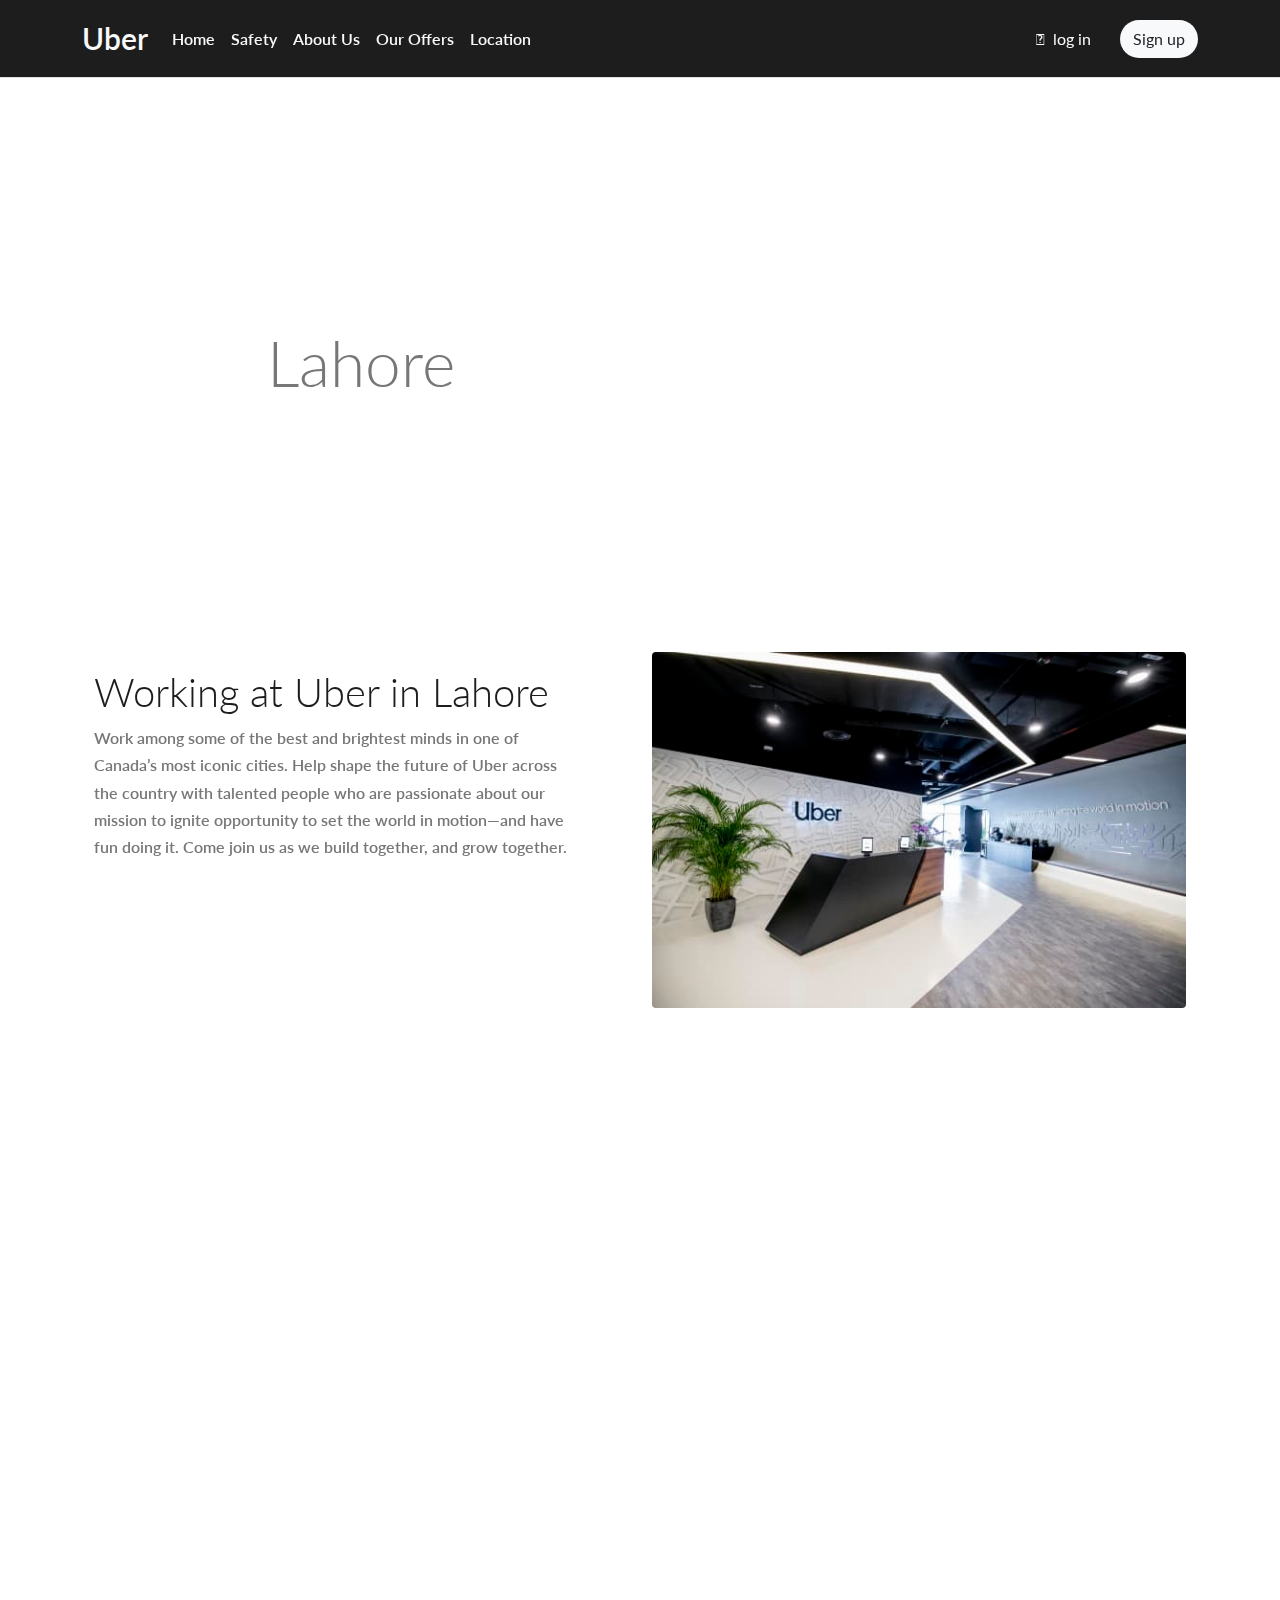
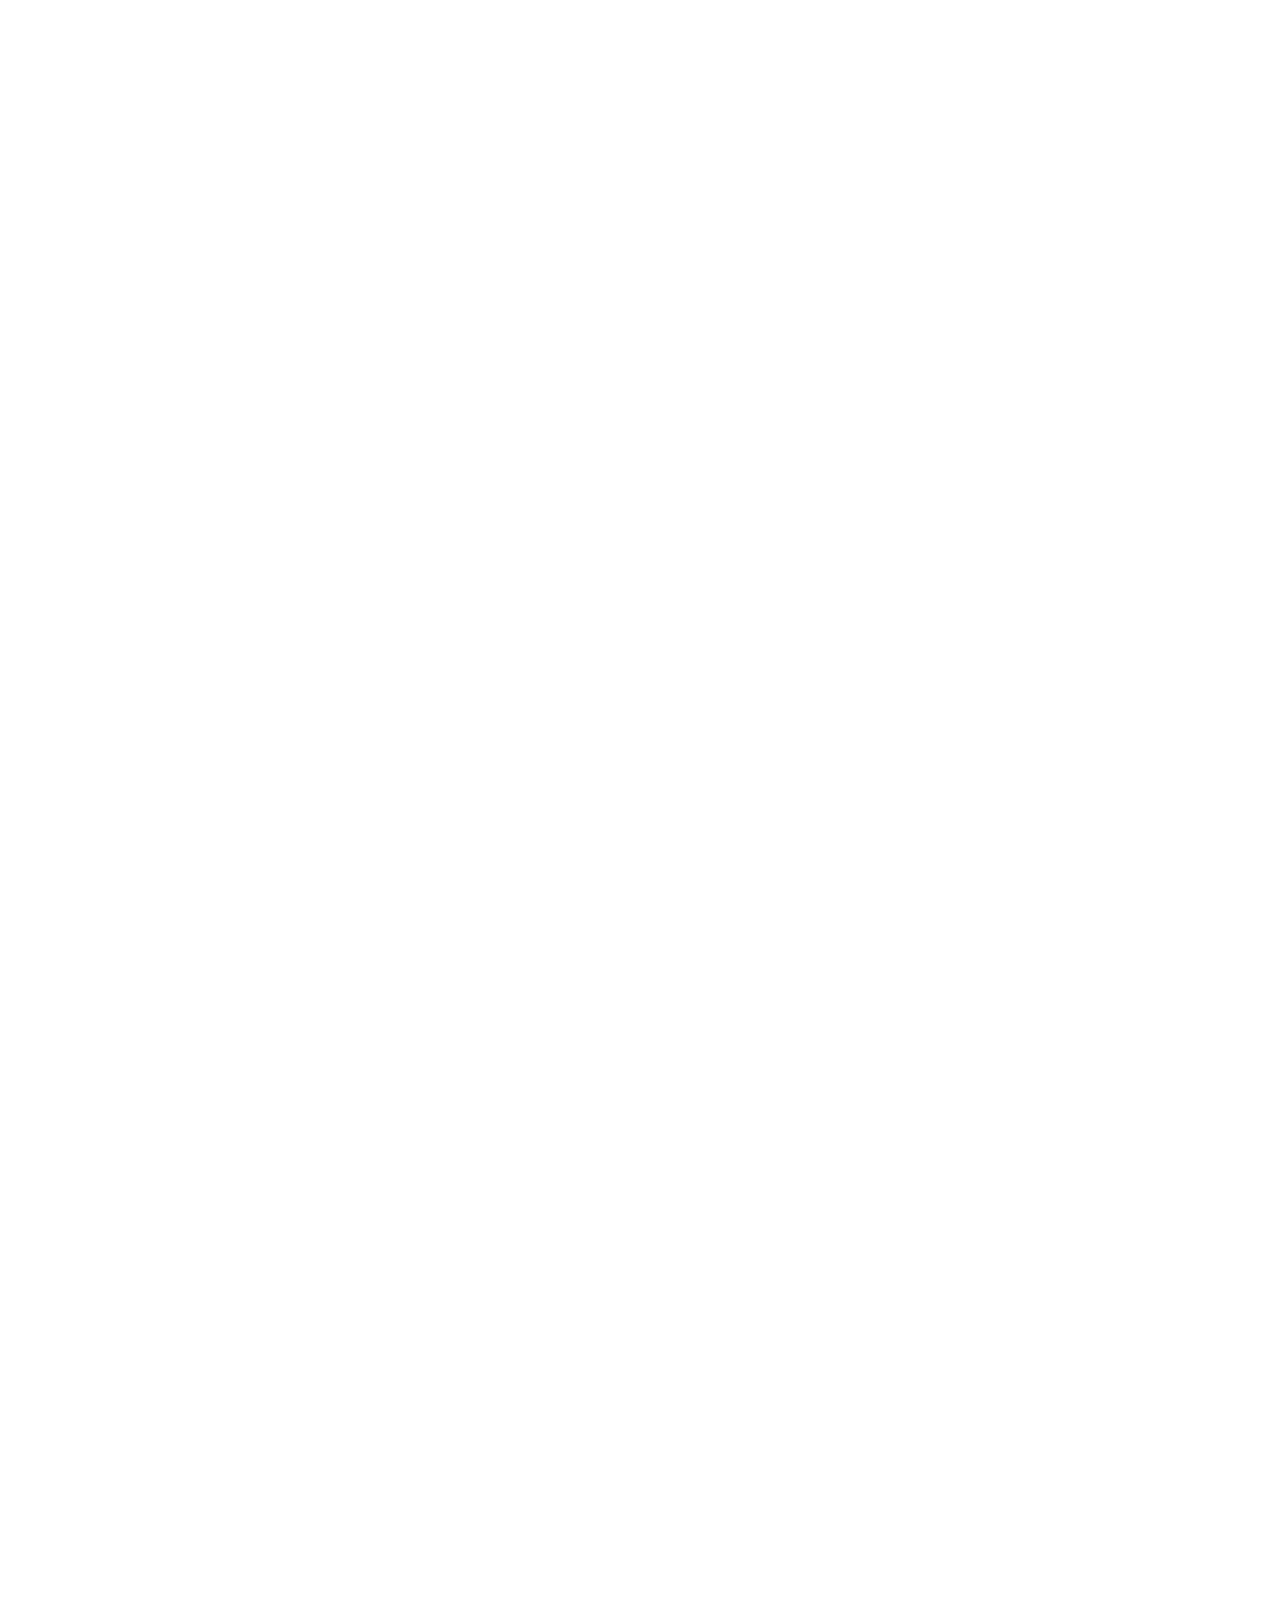
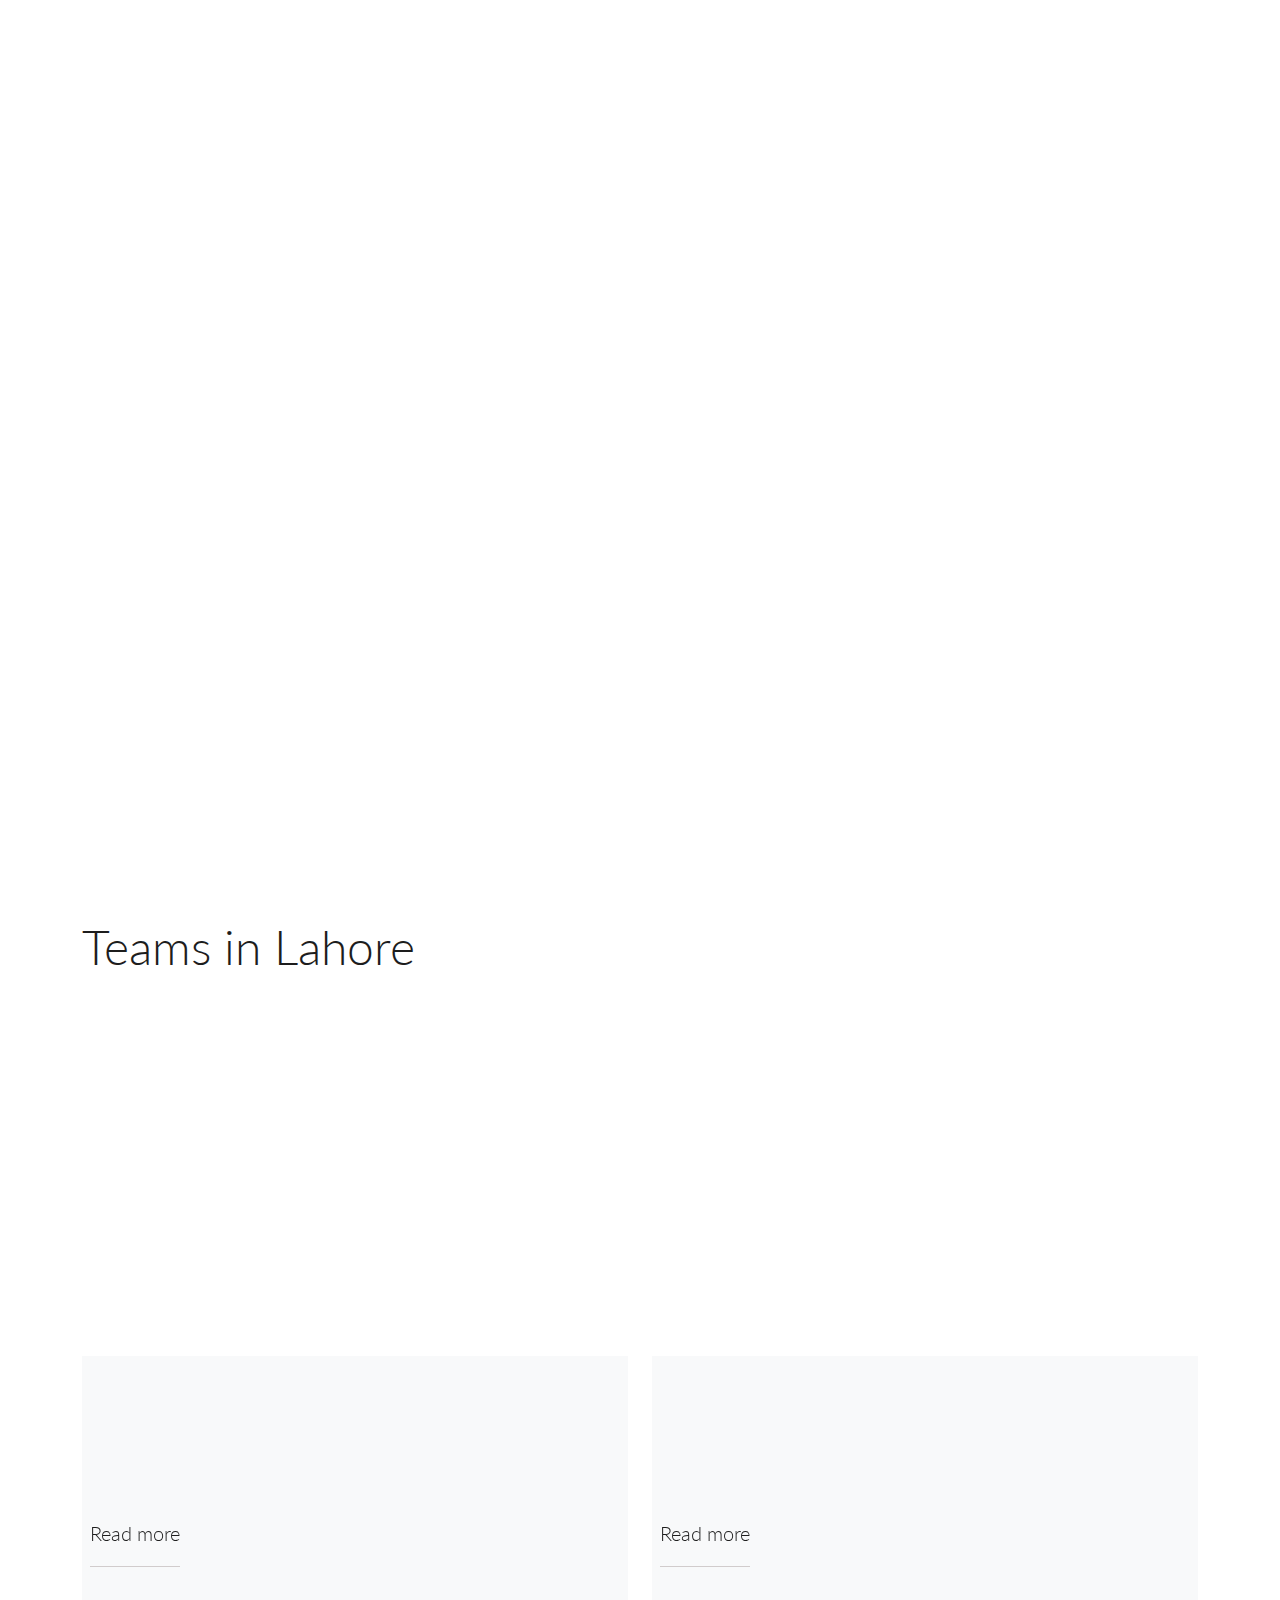
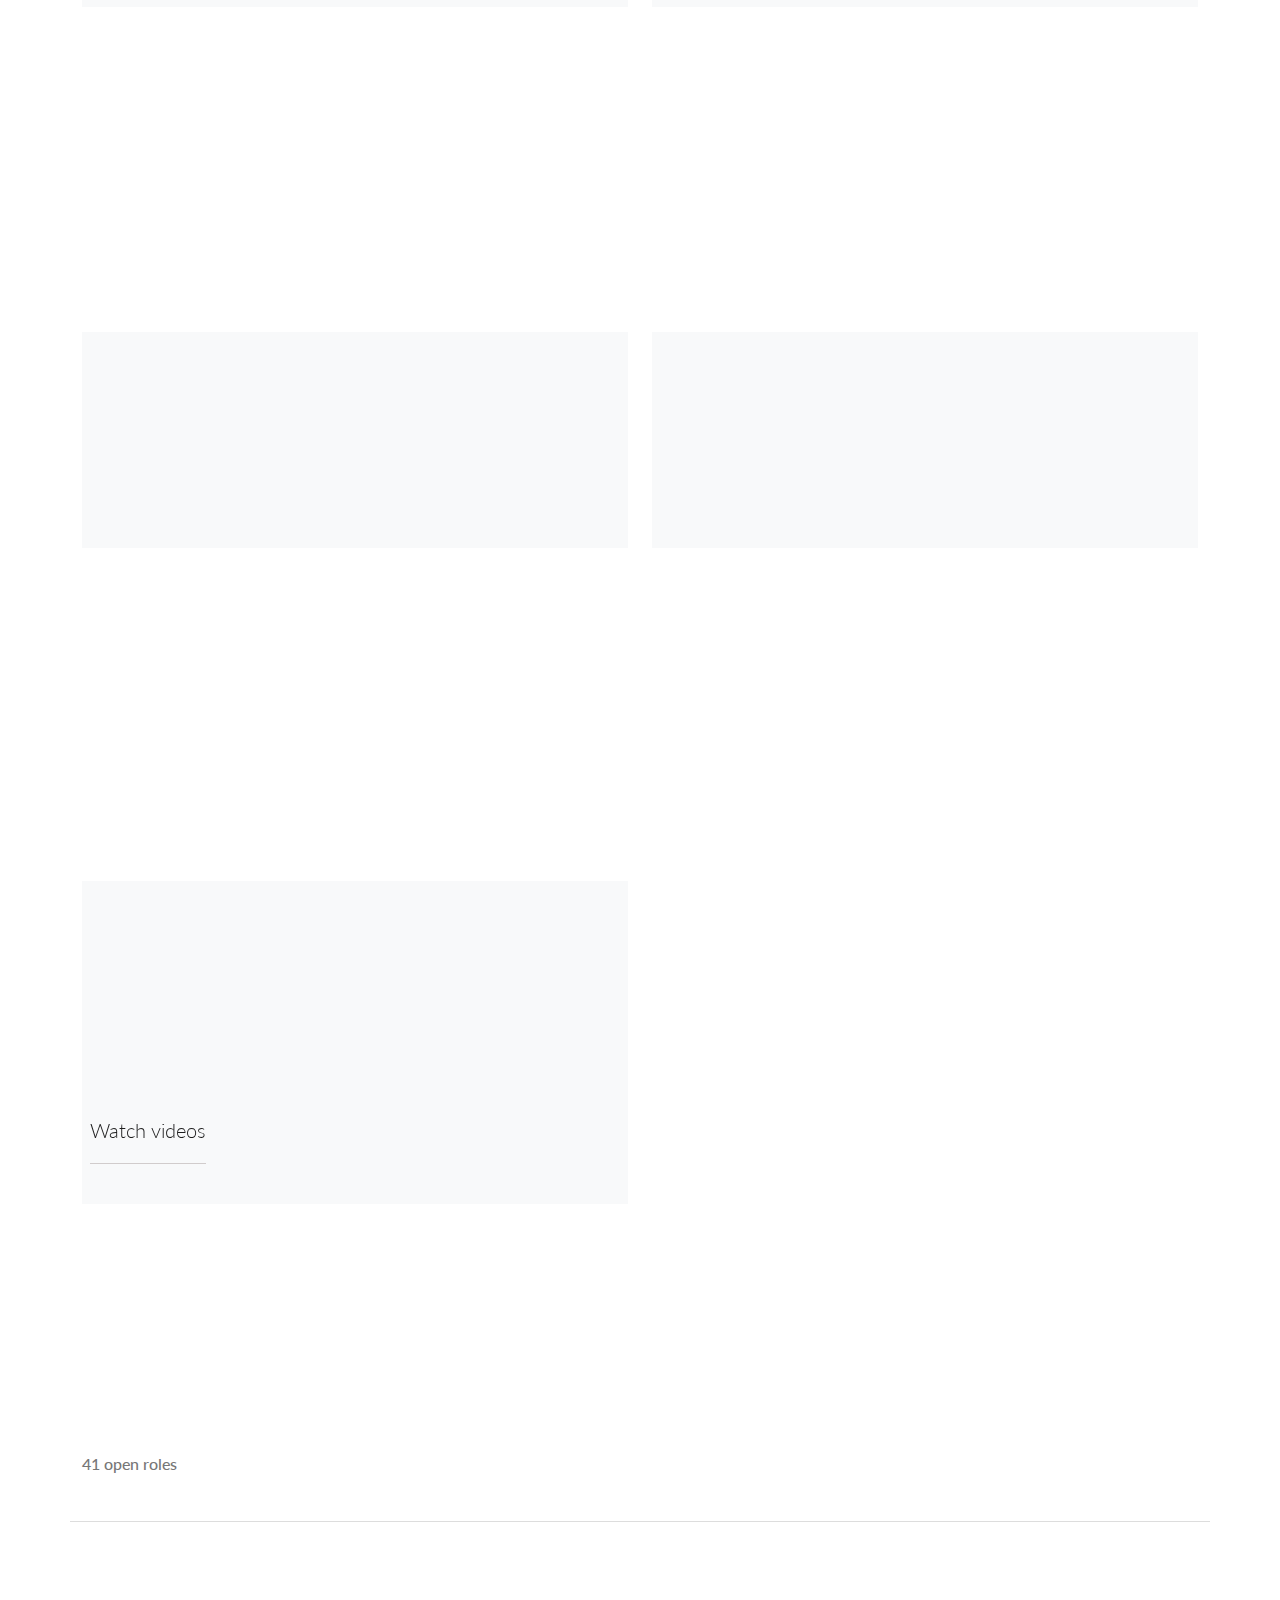
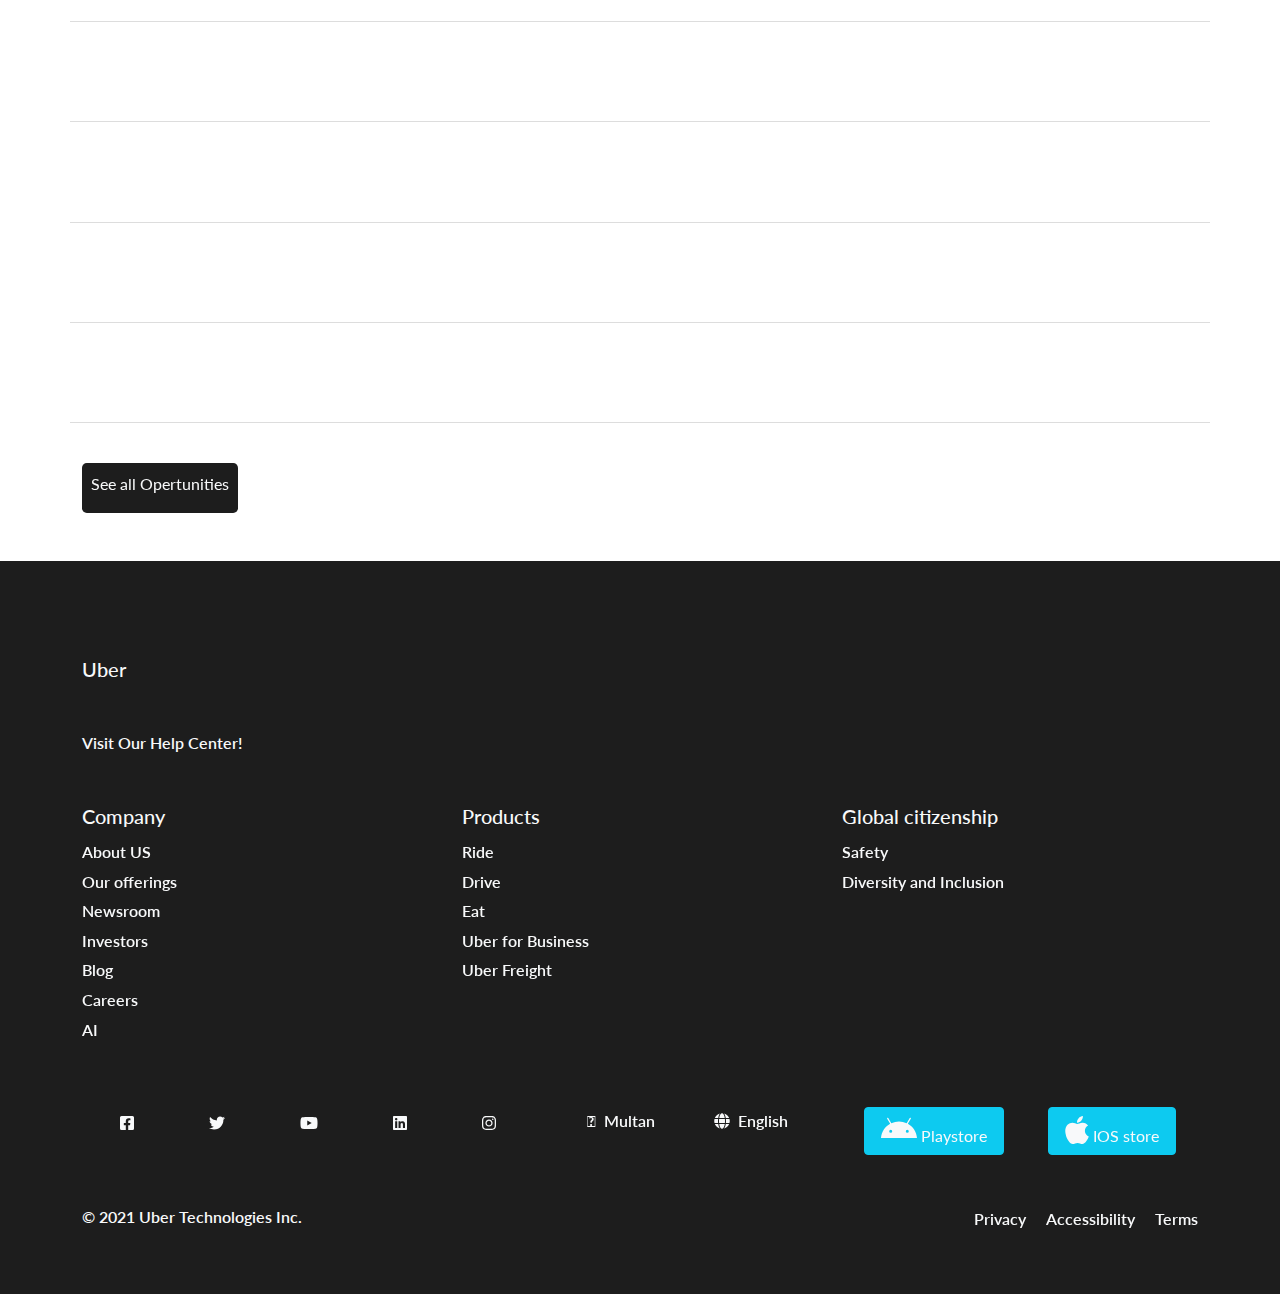
<file: location.html>
<!DOCTYPE html>
<html>

<head>
	<meta charset="utf-8">
	<meta name="viewport" content="width=device-width, initial-scale=1">
	<title>Home - Small Business</title>
	<link rel="stylesheet" href="css/bootstrap.min.css">
	<link rel="stylesheet" href="./css/styles.css">
    <!----------------------------------AOS ANimation links------------------------->
	<link href="https://unpkg.com/aos@2.3.1/dist/aos.css" rel="stylesheet">
    <link href="https://unpkg.com/aos@2.3.1/dist/aos.css" rel="stylesheet">
	<!---------------------------------Animate Style CDN------------------------>
	<link rel="stylesheet"href="https://cdnjs.cloudflare.com/ajax/libs/animate.css/4.1.1/animate.min.css"/>
	<!-- reference your copy Font Awesome here (from our CDN or by hosting yourself) -->
	<link rel="stylesheet" href="https://pro.fontawesome.com/releases/v5.10.0/css/all.css">
	<script defer src="js/fontawesome-all.min.js"></script>

</head>

<body>
	<!-------------------------Navbar Section ------------------------>
	<nav class="navbar navbar-expand-lg navbar-light bg-xy border-bottom">
		<div class="container">
			<a href="index.html" class="navbar-brand uber text-light">Uber</a>

			<button class="navbar-toggler" type="button" data-bs-toggle="collapse" data-bs-target="#navbarCollapse"
				aria-controls="navbarCollapse" aria-expanded="false" aria-label="Toggle navigation">
				<span class="navbar-toggler-icon"></span>
			</button>
			<div class="collapse navbar-collapse" id="navbarCollapse">

				<ul class="navbar-nav me-auto">
					<li class="nav-item">
						<a href="index.html" class="nav-link active text-light hvr-float"
							aria-current="page">Home</a>
					</li>
					<li class="nav-item">
						<a href="./safety.html" class="nav-link text-light hvr-float">Safety</a>
					</li>
					<li class="nav-item">
						<a href="about1.html" class="nav-link text-light hvr-float">About Us</a>
					</li>
					<li class="nav-item">
						<a href="./offers.html" class="nav-link text-light hvr-float">Our Offers</a>
					</li>
					<li class="nav-item">
						<a href="location.html" class="nav-link text-light hvr-float">Location</a>
					</li>
				</ul>
				<form class="d-flex flex-row justify-content-lg-end">
					<a href="#" class=" btn  text-light mb-3 mb-sm-0 me-sm-3 btn1-rounded hvr-float"><i
							class="fad fa-user me-2" aria-hidden="true"></i>log in</a>
					<button type="submit" class="btn  btn1-rounded bg-light hvr-float">Sign up</button>
				</form>

			</div>
		</div>
	</nav>
	<!-------------------------END Navbar Section ------------------------>
<!------------------------- maP ----------------------------------->
<div class="container">
   <div class="row">
    <div class="col-12 col-lg-12">
        <div class="ratio ratio-21x9 position-relative">
        
          <iframe src="https://www.google.com/maps/embed?pb=!1m18!1m12!1m3!1d3401.6595172649186!2d74.31070881515028!3d31.506041381374313!2m3!1f0!2f0!3f0!3m2!1i1024!2i768!4f13.1!3m3!1m2!1s0x391905203cbc1883%3A0xbbf38938d0d6b6f0!2sBlank%20Slate!5e0!3m2!1sen!2s!4v1613713998719!5m2!1sen!2s" width="600" height="450" frameborder="0" style="border:0;" allowfullscreen="" aria-hidden="false" tabindex="0"></iframe>
        <div class="d-none-1 d-md-block">
            <h3 class="lightee w-50 h-25 text-center position-absolute top-50 start-0 display-3 animate__animated animate__fadeInUp"><span class="align-middle">Lahore</span></h3>
        </div>
        </div>
      </div>
      <div class="col-12 col-sm-12">
        <div class="">
            <h3 class="darkor display-3 pt-3 d-md-none mb-0 pt-0"><span class="align-middle">Lahore</span></h3>
        </div>
      </div>
   </div>


   <div class="container">
    <div class="row pt-5 mt-5">
        <div class="col-12 col-sm-12 col-md-12 col-lg-6 ">
            <h2 class="display-6 pt-3 darkor me-lg-5" data-aos="fade-up">Working at Uber in Lahore</h2>
            <p class="me-lg-5"data-aos="fade-up">
                Work among some of the best and brightest minds in one of Canada’s most iconic cities. Help shape the future of Uber across the country with talented people who are passionate about our mission to ignite opportunity to set the world in motion—and have fun doing it. Come join us as we build together, and grow together.
                
                </p>
                
        </div>
        
        <div class="col-12 col-sm-12 col-md-12 col-lg-6">
            <figure class="figure">
                <img src="./img/uber-loc.jpg" class="figure-img img-fluid rounded" alt="..."data-aos="fade-up-right">
                <figcaption class="figure-caption">
                </figcaption>
              </figure>
        </div>
    </div>
    <div class="col-12 col-lg-12">
        <a href="#" type="button" class=" text-decoration-none darkor pb-0 ms-lg-5 pt-5 w-100">
        
        <div class="input-group mb-3 for-link "data-aos="fade-up">
            <input type="text" class="form-control fs-2 fw-bold text-muted" placeholder="Search Jobs" aria-label="Recipient's username" aria-describedby="basic-addon2"style="border: none; width:80%;">
            <span class="" id="basic-addon2"><i class="fas fa-arrow-right  darkor text- fa-2x bg-transparent bg-light pb-0 align-items-center hvr-float"></i></span>
          </div>
        </a>
    </div>
</div>



</div>

<!------------------------------Team of LAhore---------------------------------->
<div class="container">
    <div class=" mb-2 mb-sm-5 mt-5">
        <h2 class="display-5 pt-5 pb-5 darkor"data-aos="fade-up">Teams in Lahore</h2>
    </div>
    <div class="row ">
        <div class="col-12 col-md-6 col-lg-4 mb-4 mb-lg-4">
            <figure class="figure">
                <img src="./img/lahore1.jpg" class="figure-img img-fluid rounded" alt="..."data-aos="fade-up-right">
                <figcaption class="figure-caption">
                    <h5 class="darkor"data-aos="fade-up">Operations</h5>
                    <h6 class="pb-3 text-start lh-base me-5" data-aos="fade-up">
                        The Operations team is responsible for making our products come to life and growing our businesses across Canada. From launching new markets to experimenting on how best to create platform stickiness, we’re constantly developing innovative solutions to keep people moving and eating.</h6>
                    
                </figcaption>
                
              </figure>
        </div>
        <div class="col-12 col-md-6 col-lg-4 mb-4 mb-lg-4">
            <figure class="figure">
                <img src="./img/lahore2.jpg" class="figure-img img-fluid rounded" alt="..."data-aos="fade-up">
                <figcaption class="figure-caption">
                    <h5 class="darkor"data-aos="fade-up">Marketing</h5>
                    <h6 class="pb-3 lh-base"data-aos="fade-up">
                        The Marketing team manages how our brand comes to life across Canada. From insights to informed strategy, launching innovative campaigns, creating memorable content, or fostering meaningful partnerships—we’re constantly thinking about how we can create unparalleled customer experiences and brand differentiation that ultimately moves our business forward.</h6>
                </figcaption>
              </figure>
        </div>

        <div class="col-12 col-md-6 col-lg-4 mb-4 mb-lg-4">
            <figure class="figure">
                <img src="./img/public.jpg" class="figure-img img-fluid rounded" alt="..."data-aos="fade-up-left">
                <figcaption class="figure-caption">
                    <h5 class="darkor"data-aos="fade-up">Public Policy</h5>
                    <h6 class="pb-3 lh-base"data-aos="fade-up">
                        The Public Policy team is responsible for working with policy makers and third parties to make the positive case for change. That's partly about fostering lasting relationships in the cities in which we operate to help unlock the full potential of our technology. It is also about figuring out the best local regulatory framework and developing campaigns to achieve positive reform.</h6>
                </figcaption>
              </figure>
        </div>

        <div class="col-12 col-md-6 col-lg-4 mb-4 mb-lg-4">
            <figure class="figure">
                <img src="./img/communivation.jpg" class="figure-img img-fluid rounded" alt="..."data-aos="fade-up-right">
                <figcaption class="figure-caption">
                    <h5 class="darkor"data-aos="fade-up">Communications</h5>
                    <h6 class="pb-3 lh-base" data-aos="fade-up">
                        The Communications team is responsible for telling Uber’s story to the media and third parties. Whether it’s transforming how we get around town and the lives of people who value independent, flexible work, or cutting congestion in cities by getting more people into fewer cars.</h6>
                </figcaption>
              </figure>
        </div>

        <div class="col-12 col-md-6 col-lg-4 mb-4 mb-lg-4">
            <figure class="figure">
                <img src="./img/sale.jpg" class="figure-img img-fluid rounded" alt="..."data-aos="fade-up">
                <figcaption class="figure-caption">
                    <h5 class="darkor"data-aos="fade-up">Sales</h5>
                    <h6 class="pb-3 lh-base"data-aos="fade-up">
                        The Uber Eats Canada team was the first Sales team to work on the debut of the Uber Eats Marketplace. Our team focused on helping local restaurants grow their business and expand their customer reach through our widespread and loyal user base. We pride ourselves on understanding the nuances of each specific Canadian city to bring eaters what they crave, door-to-door in less than 30 minutes.</h6>
                </figcaption>
              </figure>
        </div>

        <div class="col-12 col-md-6 col-lg-4 mb-4 mb-lg-4">
            <figure class="figure">
                <img src="./img/businness.jpg" class="figure-img img-fluid rounded" alt="..."data-aos="fade-up-left">
                <figcaption class="figure-caption">
                    <h5 class="darkor"data-aos="fade-up">Uber for Business</h5>
                    <h6 class="pb-3 lh-base"data-aos="fade-up">
                        Uber for Business officially launched in Canada back in 2017, and since then we’ve successfully onboarded thousands of clients onto our corporate platform. From Canada’s largest enterprises to smaller start-ups, businesses of all sizes can benefit from streamlined employee and client travel using Uber for Business.</h6>
                </figcaption>
              </figure>
        </div>

        <div class="col-12 col-md-6 col-lg-4 mb-4 mb-lg-4">
            <figure class="figure">
                <img src="./img/customer.jpg" class="figure-img img-fluid rounded" alt="..."data-aos="fade-up-left">
                <figcaption class="figure-caption">
                    <h5 class="darkor"data-aos="fade-up">Customer Success</h5>
                    <h6 class="pb-3 lh-base"data-aos="fade-up">
                        Our customer success teams help restaurants and other businesses get the most out of the Uber Eats and Uber for Business platforms. These teams are focused on delivering value and building relationships with some of our top partners.</h6>
                </figcaption>
              </figure>
        </div>

        <div class="col-12 col-md-6 col-lg-4 mb-4 mb-lg-4">
            <figure class="figure">
                <img src="./img/grreenlight.jpg" class="figure-img img-fluid rounded" alt="..."data-aos="fade-up-right">
                <figcaption class="figure-caption">
                    <h5 class="darkor"data-aos="fade-up">Greenlight</h5>
                    <h6 class="pb-3 lh-base"data-aos="fade-up">
                        Greenlight is structured to deliver the best in-person support experience possible to ensure our driver-partners have all of the tools and support they need to be successful on our platform. We collaborate with every team at Uber to deliver a single, cohesive message to our driver-partners and support teams, improving their experience with Uber.</h6>
                </figcaption>
              </figure>
        </div>

        <div class="col-12 col-md-6 col-lg-4 mb-4 mb-lg-4">
            <figure class="figure">
                <img src="./img/engineering.jpg" class="figure-img img-fluid rounded" alt="..."data-aos="fade-up">
                <figcaption class="figure-caption">
                    <h5 class="darkor"data-aos="fade-up">Engineering</h5>
                    <h6 class="pb-3 lh-base"data-aos="fade-up">
                        Our first engineering hub in Canada, the Engineering Team is the most recent addition to Uber’s investment in Toronto. The quickly growing engineering and product teams are focused on developing the Uber Eats Ads Platform and Marketplace Health</h6>
                </figcaption>
              </figure>
        </div>
    
        
    </div>
</div>

<!-------------------------Team -------------------------->
<div class="container">
    <div class=" mb-2 mb-sm-5 mt-5">
        <h2 class="display-5 pt-5 pb-5 darkor" data-aos="fade-up">Meet the team</h2>
    </div>
    <div class="row ">
        <div class="col-12 col-md-6 col-lg-4 mb-4 mb-lg-4">
            <figure class="figure">
                <img src="./img/team1.jfif" class="figure-img img-fluid rounded" alt="..."data-aos="fade-up-right">
                <figcaption class="figure-caption">
                    <h5 class="darkor"data-aos="fade-up">Rohan Sawkar</h5>
                    <h6 class="pb-3 text-start lh-base me-5" data-aos="fade-up">
                        Restaurant Operations Coordinator, Uber Eats Canada</h6>
                        <h6 class="pb-3 text-start lh-base me-5" data-aos="fade-up">
                            "At Uber, each day is new and exciting. I come in to work each day and learn something new. Personally, I do not think that's possible at every company and hence I'm proud of Uber to be able to foster that growth in each individual. It makes me proud to say I learn something new each day!"</h6>
                    
                </figcaption>
                
              </figure>
        </div>
        <div class="col-12 col-md-6 col-lg-4 mb-4 mb-lg-4">
            <figure class="figure">
                <img src="./img/team2.jfif" class="figure-img img-fluid rounded" alt="..."data-aos="fade-up">
                <figcaption class="figure-caption">
                    <h5 class="darkor"data-aos="fade-up">Jackie Rubello</h5>
                    <h6 class="pb-3 text-start lh-base me-5" data-aos="fade-up">
                        Greenlight Expert</h6>
                        <h6 class="pb-3 text-start lh-base me-5" data-aos="fade-up">
                            "Everybody on the team plays a key role and all have the driver experience as their primary focus. We are constantly trying to evolve to make sure we are at the forefront of new technology and that reflects with real people on the road each day. I have heard so many positive stories about how Uber has changed somebody’s life for the better. The ability to work whenever you want is a new idea that is changing the world.""</h6>
                </figcaption>
              </figure>
        </div>

        <div class="col-12 col-md-6 col-lg-4 mb-4 mb-lg-4">
            <figure class="figure">
                <img src="./img/team3.jpg" class="figure-img img-fluid rounded" alt="..."data-aos="fade-up-left">
                <figcaption class="figure-caption">
                    <h5 class="darkor"data-aos="fade-up">Megan Marsh</h5>
                    <h6 class="pb-3 text-start lh-base me-5"data-aos="fade-up" >
                        Sr. Greenlight Manager</h6>
                        <h6 class="pb-3 text-start lh-base me-5" data-aos="fade-up">
                            "As a Sr. Greenlight Manager, I’m responsible for creating a highly engaged, high-performing team by investing in professional development, career pathing and training. There is no better reward than supporting your team to reach their career aspirations at Uber and beyond."</h6>
                </figcaption>
              </figure>
        </div>
        </div>
        </div>

        <!-----------------------Spot light Section  --------------------->
        <div class="container">
            <div class=" mb-2 mb-sm-5 mt-5">
                <h2 class="display-5 pt-5 pb-5 darkor">Teams in Lahore</h2>
            </div>
            <div class="row ">
                <div class="col-12 col-md-6 col-lg-6 mb-4 mb-lg-4">
                    <figure class="figure">
                        <img src="./img/flate.jpg" class="figure-img img-fluid rounded" alt="..."data-aos="fade-up-right">
                        <div class="position-relative">
                            <img src="./img/icon2.png" class="position-absolute end-0 icon1 rounded-pill bg-light text-dark me-5" style="width:30px;"data-aos="fade-up">
                        </div>
                        <figcaption class="figure-caption bg-light">
                            <h5 class="darkor pt-4"data-aos="fade-up">The Story of Innisfil Transit</h5>
                            <h6 class="pb-3 text-start lh-base me-5" data-aos="fade-up">
                                When traditional public transportation doesn’t make sense for a population, what do you do? Read about how we co-created a custom solution with the Canadian Town of Innisfil.</h6>
                                <a href="" type="button" class="for-link  text-decoration-none darkor pb-0 ms-lg-2 pt-2 hvr-float"><p class="lead  ">Read more</p></a>
                            
                        </figcaption>
                        
                      </figure>
                </div>

                <div class="col-12 col-md-6 col-lg-6 mb-4 mb-lg-4">
                    <figure class="figure">
                        <img src="./img/elevationg.jpg" class="figure-img img-fluid rounded" alt="..."data-aos="fade-up-left">
                        <div class="position-relative bg11">
                            <img src="./img/icon2.png" class="position-absolute end-0 icon1 rounded-pill bg-light text-dark me-5" style="width:30px;"data-aos="fade-up">
                        </div>
                        <figcaption class="figure-caption bg-light">
                            <h5 class="darkor pt-4"data-aos="fade-up">Fighting Impaired Driving with MADD Pakistan</h5>
                            <h6 class="pb-3 text-start lh-base me-5" data-aos="fade-up">
                                Having more transportation options empowers us all to make better choices. Read about how we partner with MADD Canada to fight impaired driving..</h6>
                                <a href="" type="button" class="for-link  text-decoration-none darkor pb-0 ms-lg-2 pt-2 hvr-float"><p class="lead  ">Read more</p></a>
                            
                        </figcaption>
                        
                      </figure>
                </div>

                <div class="col-12 col-md-6 col-lg-6 mb-4 mb-lg-4">
                    <figure class="figure">
                        <img src="./img/elevationg.jpg" class="figure-img img-fluid rounded" alt="..."data-aos="fade-up-right">
                        <div class="position-relative">
                            <img src="./img/icon3.png" class="position-absolute end-0 icon1 rounded-pill bg-light text-dark me-5" style="width:30px;"data-aos="fade-up">
                        </div>
                        <figcaption class="figure-caption bg-light">
                            <h5 class="darkor pt-4"data-aos="fade-up">Elevating the Passenger Experience at Toronto Pearson Airport</h5>
                            <h6 class="pb-3 text-start lh-base me-5" data-aos="fade-up">
                                We’ve teamed up with Pearson to create Uber’s first “Innovation Hub” as the model for the industry. We aim to create a world-class passenger experience, which includes testing innovative technology and being the first airport globally to pilot to-the-gate delivery at Terminal 3 with Uber Eats.</h6>
                            
                        </figcaption>
                        
                      </figure>
                </div>

                <div class="col-12 col-md-6 col-lg-6 mb-4 mb-lg-4">
                    <figure class="figure">
                        <img src="./img/culture.jpg" class="figure-img img-fluid rounded" alt="..."data-aos="fade-up-left">
                        <div class="position-relative">
                            <img src="./img/icon4.png" class="position-absolute end-0 icon1 rounded-pill bg-light text-dark me-5" style="width:30px;"data-aos="fade-up">
                        </div>
                        <figcaption class="figure-caption bg-light">
                            <h5 class="darkor pt-4"data-aos="fade-up">Fostering a Culture of Innovation</h5>
                            <h6 class="pb-3 text-start lh-base me-5" data-aos="fade-up">
                                At Uber we believe in making Big Bold Bets. In 2015, we incubated and launched the Uber Eats business in Toronto. Since then, we have expanded Uber Eats to over 400 cities worldwide and have continued to shape the future of food. Canada will continue to be an innovation center for Uber to build new products and services around transportation, food, and more!</h6>
                            
                        </figcaption>
                        
                      </figure>
                </div>

                <div class="col-12 col-md-6 col-lg-6 mb-4 mb-lg-4">
                    <figure class="figure">
                        <img src="./img/boyoung.jfif" class="figure-img img-fluid rounded" alt="..."data-aos="fade-up">
                        <div class="position-relative">
                            <img src="./img/icons5.png" class="position-absolute end-0 icon1 rounded-pill bg-light text-dark me-5" style="width:30px;"data-aos="fade-up">
                        </div>
                        <figcaption class="figure-caption bg-light">
                            <h5 class="darkor pt-4"data-aos="fade-up">Bo Young Lee at #MoveTheDial</h5>
                            <h6 class="pb-3 text-start lh-base me-5" data-aos="fade-up">
                                As a keynote at #MoveTheDial in Toronto, our Chief Diversity Officer, Bo Young Lee, discussed the importance of creating a workplace that is inclusive of everyone, and where authenticity is celebrated as a strength. As we continue on our journey, we embrace and learn from the work we’ve done and reflect on where we’re going, in an effort to have an inclusive culture.</h6>
                                <a href="" type="button" class="for-link  text-decoration-none darkor pb-0 ms-lg-2 pt-2 hvr-float"><p class="lead  ">Watch videos</p></a>
                            
                        </figcaption>
                        
                      </figure>
                </div>
        
                
            
                
            </div>
        </div>

        <!--------------------------- Find open roles ------------------------------------>


        <div class="container">
            <div class=" mb-2 mb-sm-5 mt-5">
                <h2 class="display-5 pt-5 pb-5 darkor"data-aos="fade-up">Find open roles</h2>
                <h6>41 open roles</h6>
            </div>
            <div class="row ">
                <hr>
                <div class="col-4 col-sm-4 col-md-4 col-lg-4"data-aos="fade-up">
                    <h6>Roles</h6>
                    <h5 class="text-primary">Operations Manager, Deal Desk - Uber Eats</h5>
                

                </div>
                <div class="col-4 col-sm-4 col-md-4 col-lg-4"data-aos="fade-up">
                    <h6>Sub-team</h6>
                    <h5 class="">Sales</h5>
                </div>
                <div class="col-4 col-sm-4 col-md-4 col-lg-4"data-aos="fade-up">
                    <h6>Location</h6>
                    <h5 class="">Multiple Locations</h5>
                    
                </div>
                <hr>
                <div class="col-4 col-sm-4 col-md-4 col-lg-4"data-aos="fade-up">
                    <h6>Roles</h6>
                    <h5 class="text-primary">
                        Sr. Software Engineer II - iOS (Hiring Events 2021)</h5>
                

                </div>
                <div class="col-4 col-sm-4 col-md-4 col-lg-4"data-aos="fade-up">
                    <h6>Sub-team</h6>
                    <h5 class="">iOS</h5>
                </div>
                <div class="col-4 col-sm-4 col-md-4 col-lg-4"data-aos="fade-up">
                    <h6>Location</h6>
                    <h5 class="">Lohore, Pakistan</h5>
                    
                </div>

                <hr>
                <div class="col-4 col-sm-4 col-md-4 col-lg-4"data-aos="fade-up">
                    <h6>Roles</h6>
                    <h5 class="text-primary">Senior Partner Engineer, Merchant Integration</h5>
                

                </div>
                <div class="col-4 col-sm-4 col-md-4 col-lg-4"data-aos="fade-up">
                    <h6>Sub-team</h6>
                    <h5 class="">Engineering</h5>
                </div>
                <div class="col-4 col-sm-4 col-md-4 col-lg-4"data-aos="fade-up">
                    <h6>Location</h6>
                    <h5 class="">Islamabad Pakistan</h5>
                    
                </div>


                <hr>
                <div class="col-4 col-sm-4 col-md-4 col-lg-4"data-aos="fade-up">
                    <h6>Roles</h6>
                    <h5 class="text-primary">Sr. Marketing Manager - EATS Brand/Campaigns</h5>
                

                </div>
                <div class="col-4 col-sm-4 col-md-4 col-lg-4"data-aos="fade-up">
                    <h6>Sub-team</h6>
                    <h5 class="">Marketing</h5>
                </div>
                <div class="col-4 col-sm-4 col-md-4 col-lg-4"data-aos="fade-up">
                    <h6>Location</h6>
                    <h5 class="">Karachi Pakistan</h5>
                    
                </div>


                <hr>
                <div class="col-4 col-sm-4 col-md-4 col-lg-4"data-aos="fade-up">
                    <h6>Roles</h6>
                    <h5 class="text-primary">Global Learning & Development Technology Lead</h5>
                

                </div>
                <div class="col-4 col-sm-4 col-md-4 col-lg-4"data-aos="fade-up">
                    <h6>Sub-team</h6>
                    <h5 class="">Community Operations</h5>
                </div>
                <div class="col-4 col-sm-4 col-md-4 col-lg-4"data-aos="fade-up">
                    <h6>Location</h6>
                    <h5 class="">Multiple in Pakistan</h5>
                    
                </div>
                <hr>
                



                </div>
                <button class="btn btn-lg bg-xy text-light p-2 mt-4 darkor d-block mb-5 pb-3 hvr-float fs-6" type="button">See all Opertunities</button>
                </div>



     <!-------------------End About With back img ------------------------->

     
 <!------------------- oppercunity Section------------------------->
    

    <!------------------- End oppercunity Section------------------------->
  
  





    
    

	<!-------------------Footer Section Started  -------------------->
    <footer class="bg-xy text-light p-5">
        <div class="container">
            <h5 class="text-ligh mt-5 mb-5">Uber</h5>
            <p class="text-light mb-5">Visit Our Help Center!</p>
        </div>
        <div class="container">
            <div class="row mb-lg-5">
                <div class="col-12 col-sm-6 col-md-4 col-lg-4">
                    <h5 class="text-light">Company</h5>
                    <ul class="list-unstyled">
                        <li class=""><a href="" class="text-decoration-none text-light hvr-float">About US</a></li>
                        <li class=""><a href="" class="text-decoration-none text-light hvr-float">Our offerings</a></li>
                        <li class=""><a href="" class="text-decoration-none text-light hvr-float">Newsroom</a></li>
                        <li class=""><a href="" class="text-decoration-none text-light hvr-float">Investors</a></li>
                        <li class=""><a href="" class="text-decoration-none text-light hvr-float">Blog</a></li>
                        <li class=""><a href="" class="text-decoration-none text-light hvr-float">Careers</a></li>
                        <li class=""><a href="" class="text-decoration-none text-light hvr-float">AI</a></li>
                    </ul>
                </div>
                <div class="col-12 col-sm-6 col-md-4 col-lg-4">
                    <h5 class="text-light">Products</h5>
                    <ul class="list-unstyled">
                        <li class=""><a href="" class="text-decoration-none text-light hvr-float">Ride</a></li>
                        <li class=""><a href="" class="text-decoration-none text-light hvr-float">Drive</a></li>
                        <li class=""><a href="" class="text-decoration-none text-light hvr-float">Eat</a></li>
                        <li class=""><a href="" class="text-decoration-none text-light hvr-float">Uber for Business</a></li>
                        <li class=""><a href="" class="text-decoration-none text-light hvr-float">Uber Freight</a></li>
                    </ul>
                </div>
                <div class="col-12 col-sm-6 col-md-4 col-lg-4">
                    <h5 class="text-light">Global citizenship
                    </h5>
                    <ul class="list-unstyled">
                        <li class=""><a href="" class="text-decoration-none text-light hvr-float">Safety</a></li>
                        <li class=""><a href="" class="text-decoration-none text-light hvr-float">Diversity and Inclusion</a></li>
                    </ul>
                </div>
            </div>
        </div>
        <div class="container">
            <div class="row">
                <div class="col-12 col-sm-12 col-md-12 col-lg-5 d-flex flex-row  justify-content-around">
                    <span class=""><i class="fab fa-facebook-square hvr-float"></i></span>
                    <span class=""><i class="fab fa-twitter  hvr-float"></i></span>
                    <span class=""><i class="fab fa-youtube  hvr-float"></i></span>
                    <span class=""><i class="fab fa-linkedin  hvr-float"></i></span>
                    <span class=""><i class="fab fa-instagram  hvr-float"></i></span>
                </div>
                <div class="col-12 col-sm-12 col-md-12 col-lg-3 d-flex flex-row  justify-content-around">
                    <span class="hvr-float"><i class="fal fa-map-marker  me-2"></i>Multan</span>
                    <span class="hvr-float"><i class="fas fa-globe me-2"></i>English</span>
                </div>
                <div class="col-12 col-sm-12 col-md-12 col-lg-4 d-flex flex-row  justify-content-around">
                    <span class=""><a href ="" type="button" class="btn btn-info ps-3 pe-3 text-light hvr-float"><i class="fab fa-android fa-2x"></i> Playstore</a> </span>
                    <span class=""><a href ="" type="button" class="btn btn-info ps-3 pe-3 text-light hvr-float"><i class="fab fa-apple fa-2x"></i> IOS store</a> </span>
                </div>
    
            </div>
        </div>
        <div class="container">
            <div class="row mt-5">
                <div class="col-12 col-sm-12 col-md-12 col-lg-6">
                    <p class="text-start">&copy; 2021 Uber Technologies Inc.</p>
                </div>
                <div class="col-12 col-sm-12 col-md-12 col-lg-6">
                    <div class="text-end ">
                        <span class="hvr-float">Privacy</span>
                    <span class="ps-3 pe-3 hvr-float">Accessibility</span>
                    <span class="hvr-float">Terms</span>
                    </div>
    
                    
                </div>
            </div>
        </div>
    </footer>
    
    
        <script src="js/bootstrap.bundle.min.js"></script>
        <script src="https://unpkg.com/aos@2.3.1/dist/aos.js"></script>
    <script>
        AOS.init();
      </script>
        
	

</body>

</html>
</file>
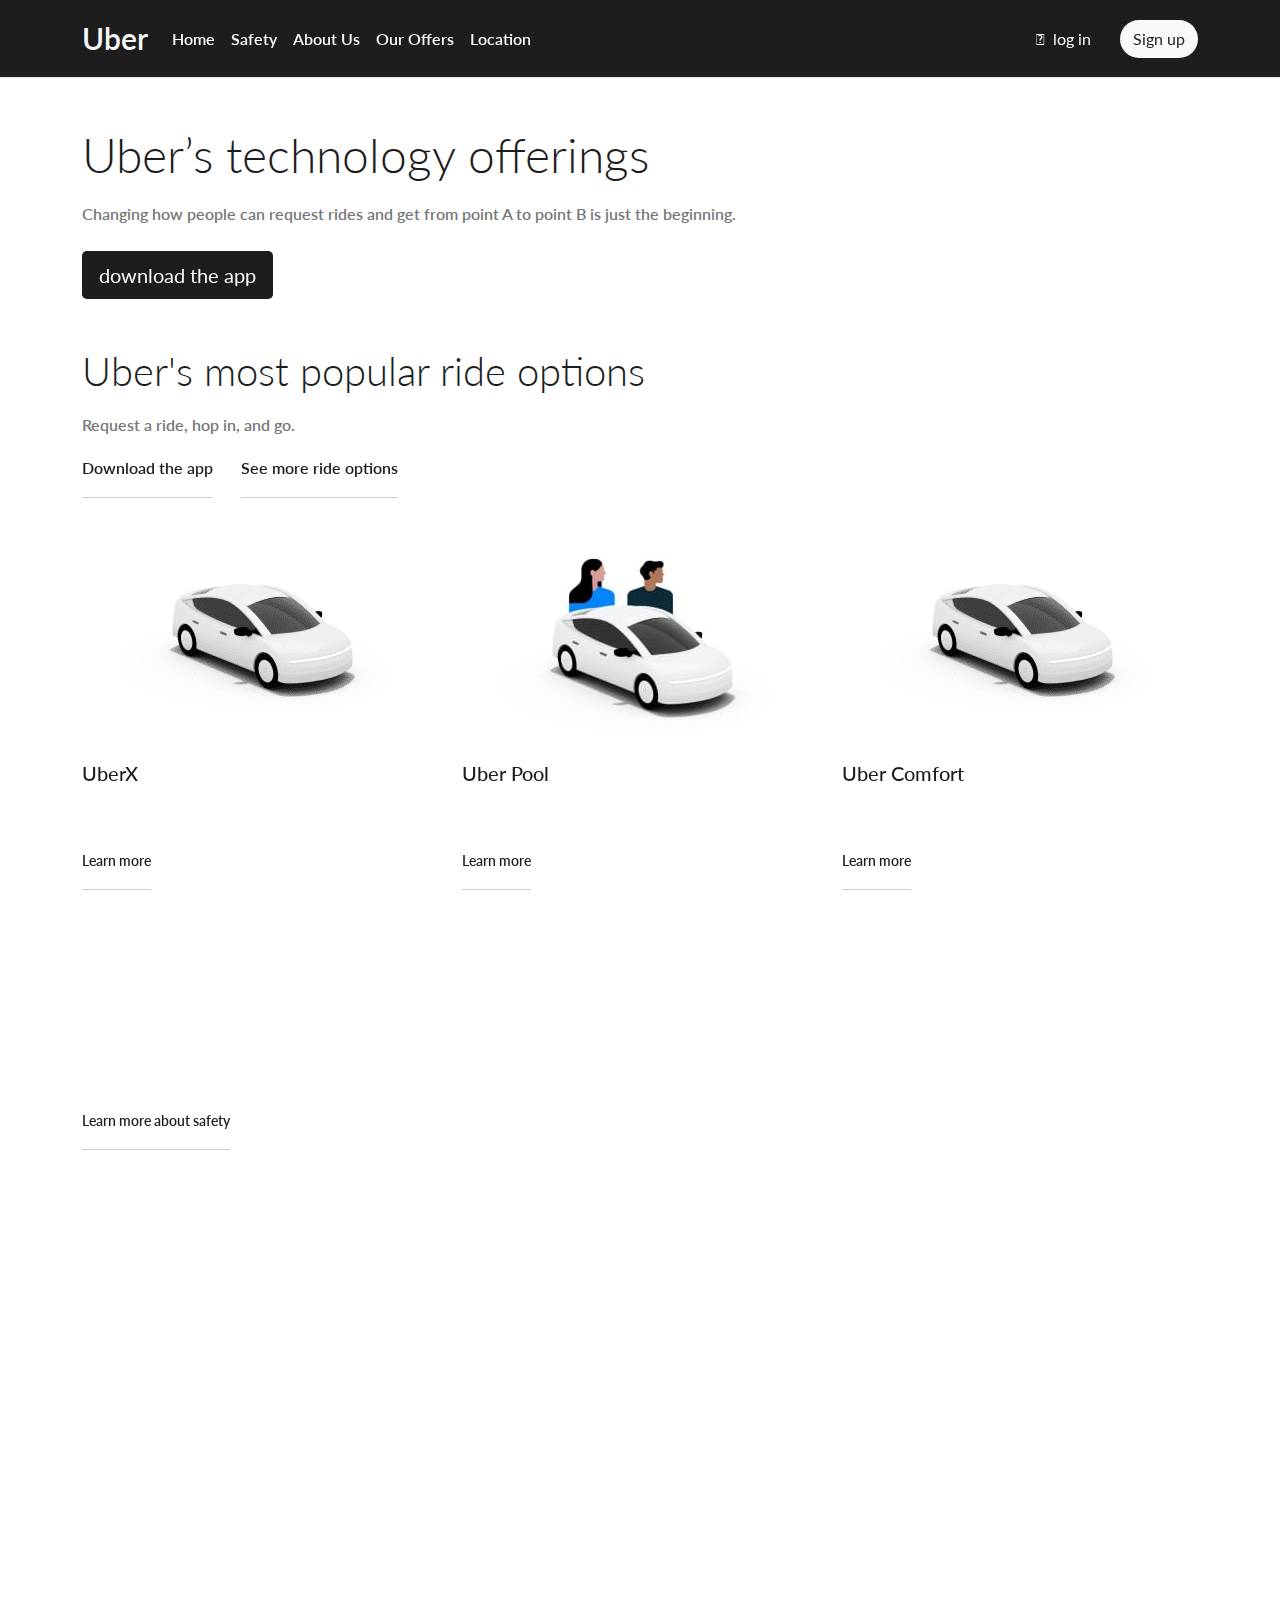
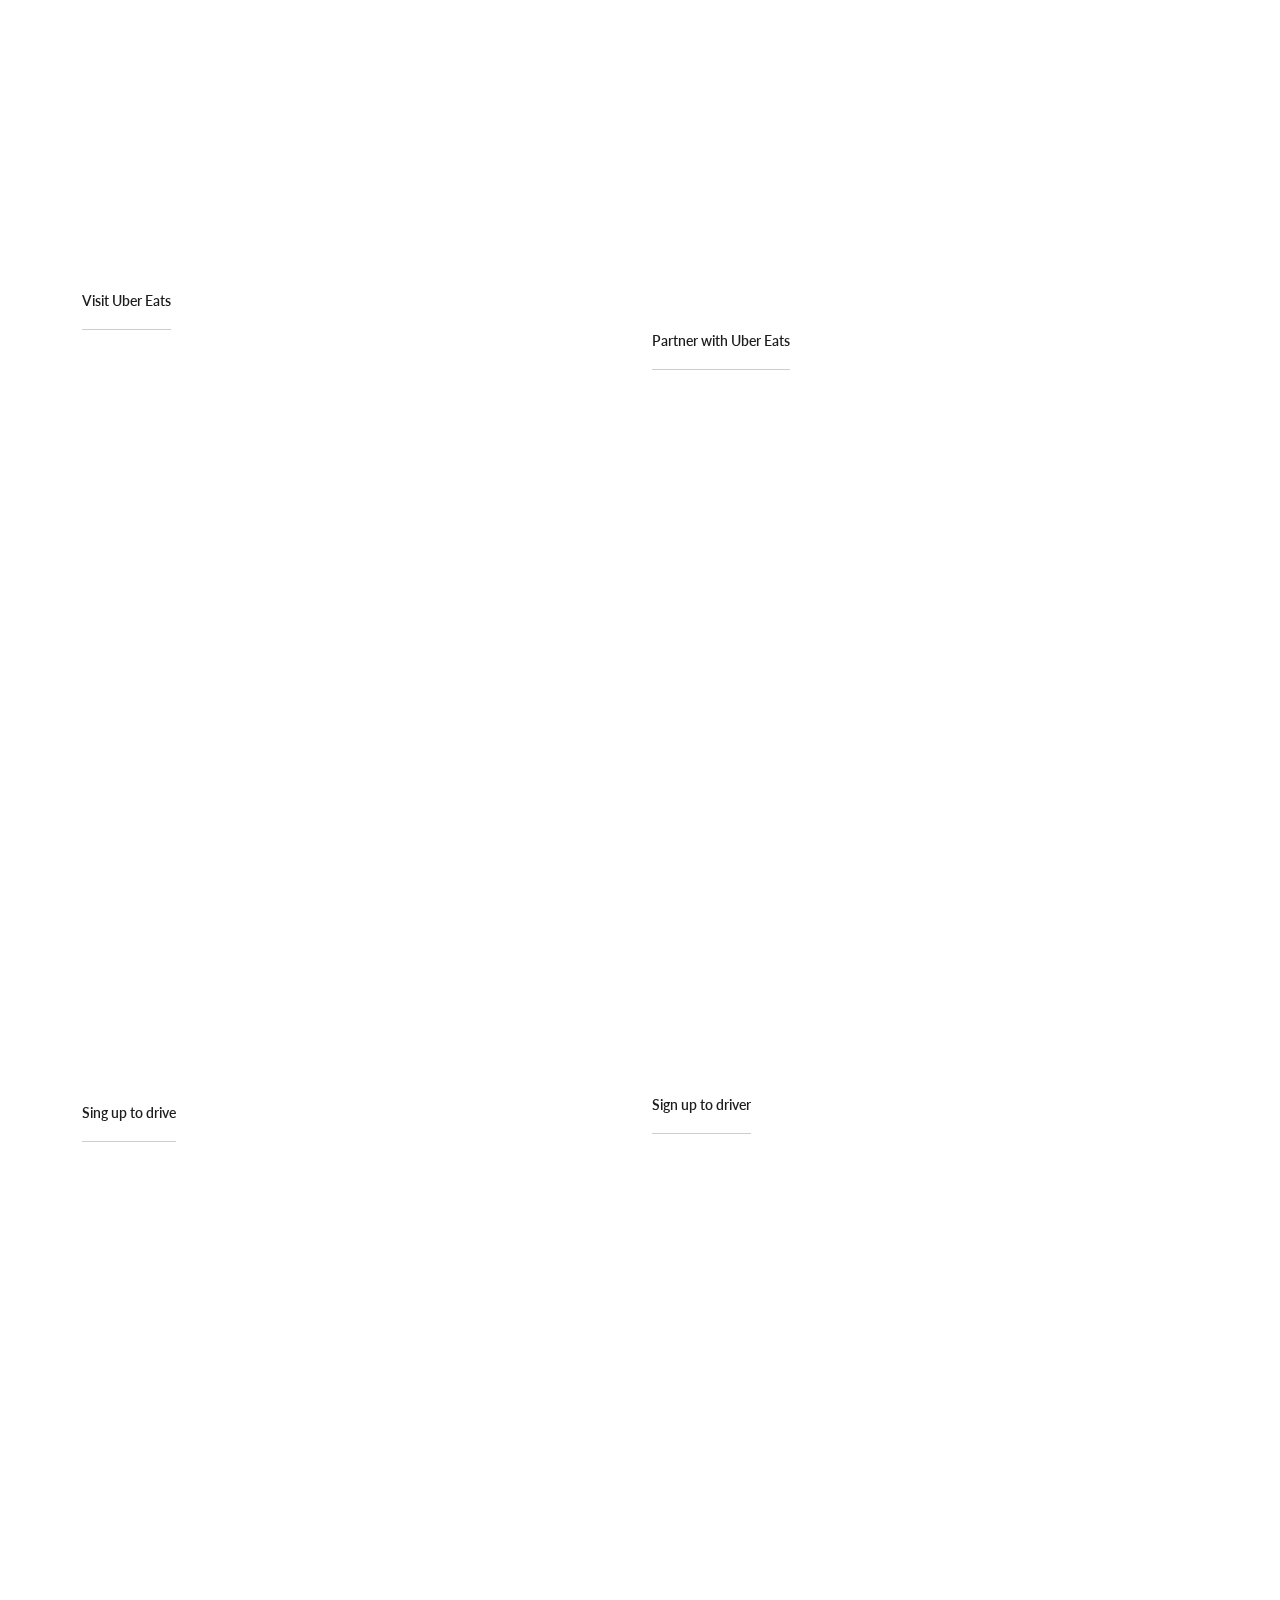
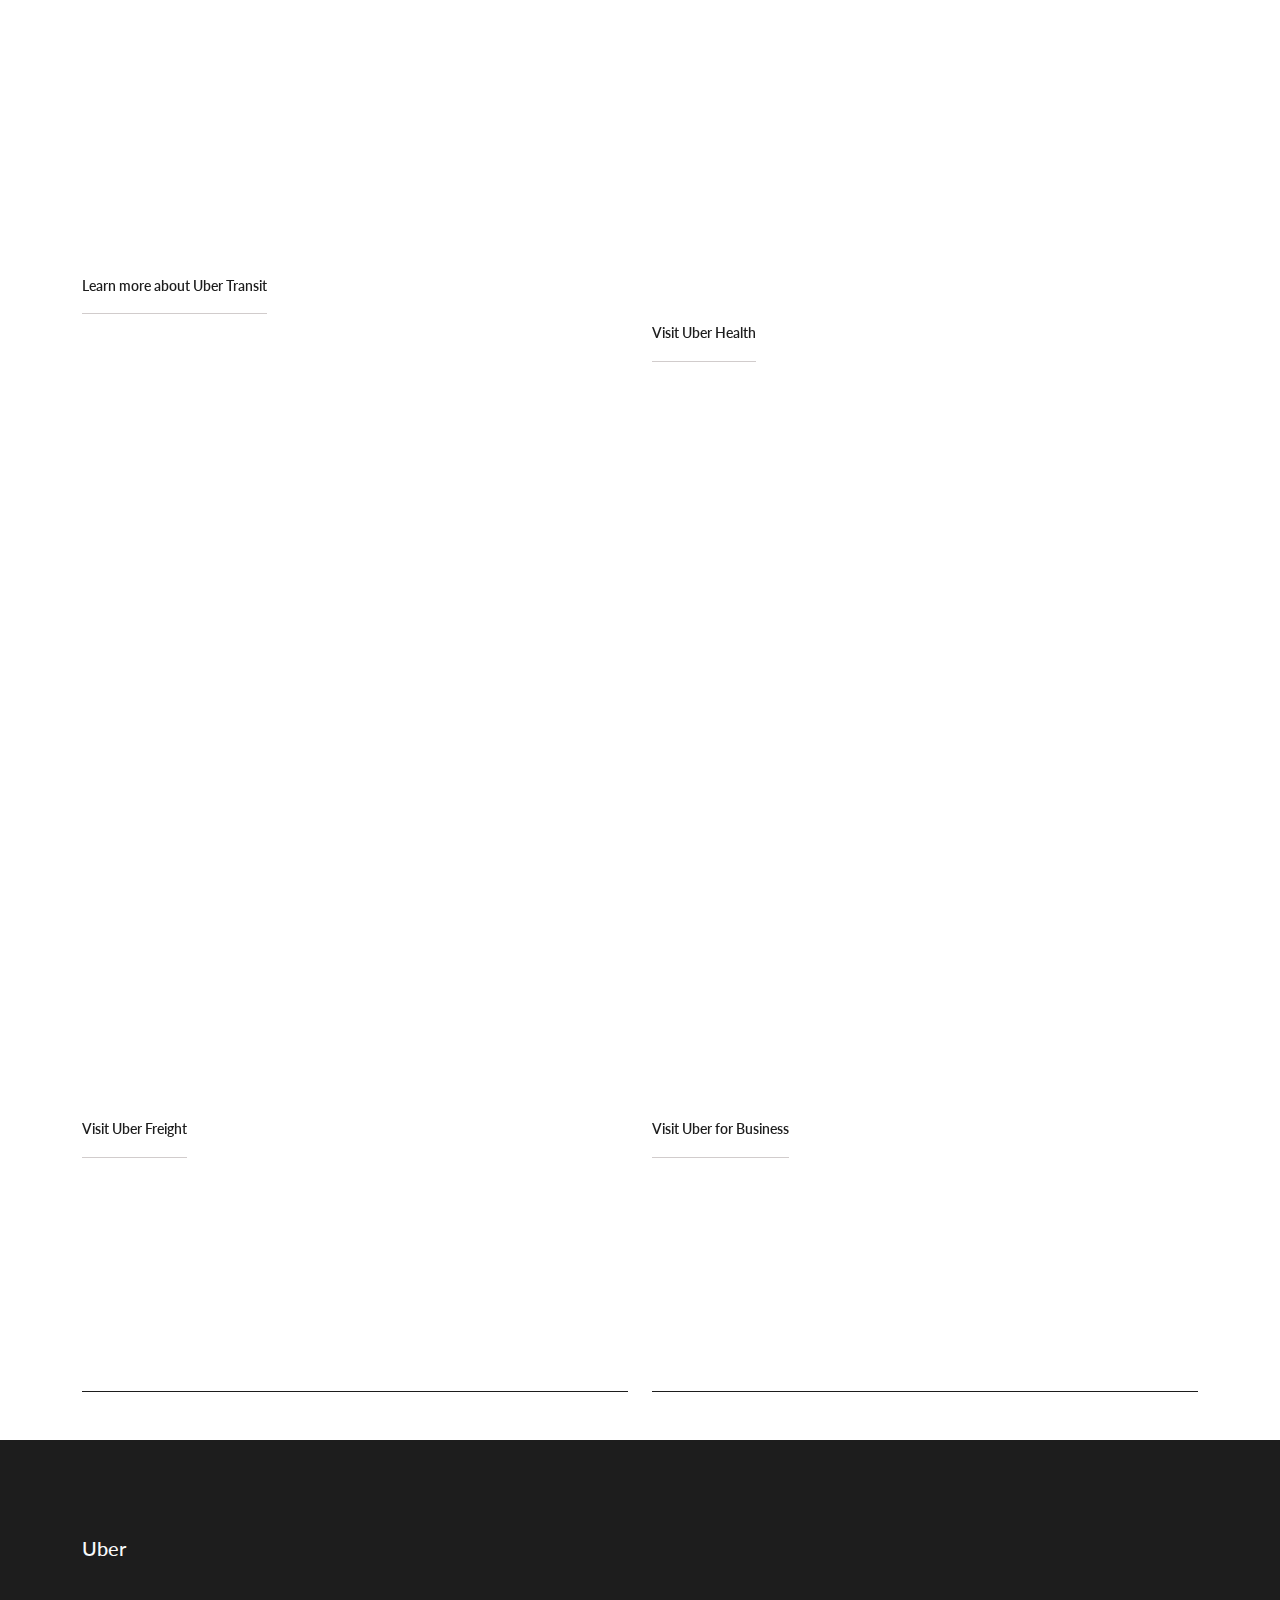
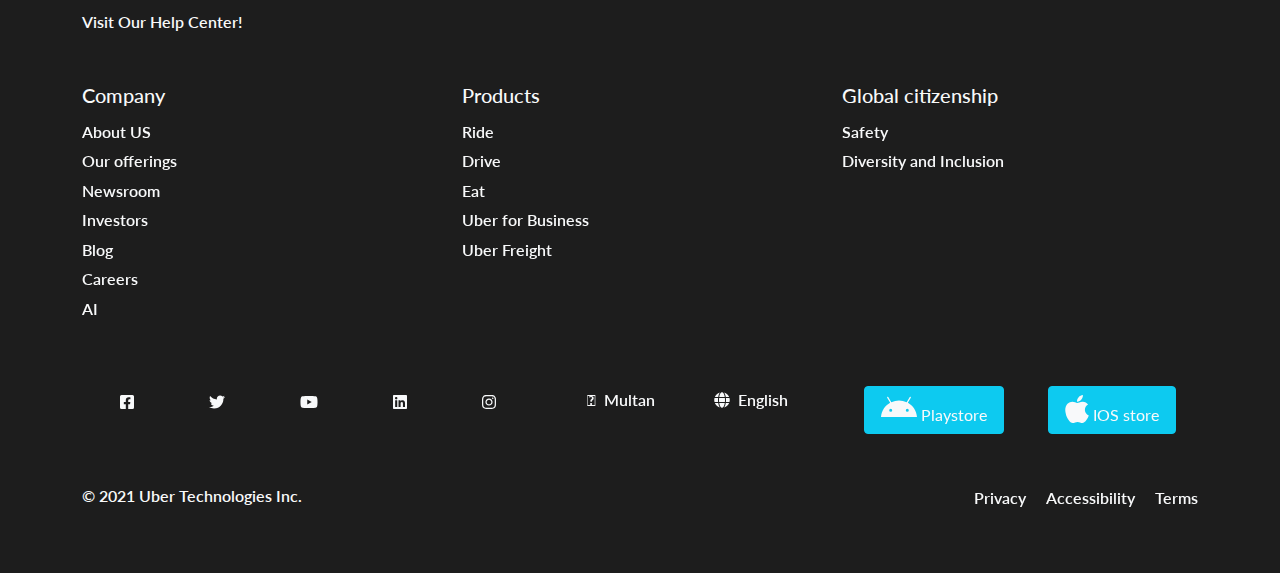
<file: offers.html>
<!DOCTYPE html>
<html>

<head>
	<meta charset="utf-8">
	<meta name="viewport" content="width=device-width, initial-scale=1">
	<title>Home - Small Business</title>
	<link rel="stylesheet" href="css/bootstrap.min.css">
	<link rel="stylesheet" href="./css/styles.css">
    <!----------------------------------AOS ANimation links------------------------->
	<link href="https://unpkg.com/aos@2.3.1/dist/aos.css" rel="stylesheet">
    <link href="https://unpkg.com/aos@2.3.1/dist/aos.css" rel="stylesheet">
	<!---------------------------------Animate Style CDN------------------------>
	<link rel="stylesheet"href="https://cdnjs.cloudflare.com/ajax/libs/animate.css/4.1.1/animate.min.css"/>
	<!-- reference your copy Font Awesome here (from our CDN or by hosting yourself) -->
	<link rel="stylesheet" href="https://pro.fontawesome.com/releases/v5.10.0/css/all.css">
	<script defer src="js/fontawesome-all.min.js"></script>

</head>

<body>
	<!-------------------------Navbar Section ------------------------>
	<nav class="navbar navbar-expand-lg navbar-light bg-xy border-bottom">
		<div class="container">
			<a href="index.html" class="navbar-brand uber text-light">Uber</a>

			<button class="navbar-toggler" type="button" data-bs-toggle="collapse" data-bs-target="#navbarCollapse"
				aria-controls="navbarCollapse" aria-expanded="false" aria-label="Toggle navigation">
				<span class="navbar-toggler-icon"></span>
			</button>
			<div class="collapse navbar-collapse" id="navbarCollapse">

				<ul class="navbar-nav me-auto">
					<li class="nav-item">
						<a href="index.html" class="nav-link active text-light hvr-float"
							aria-current="page">Home</a>
					</li>
					<li class="nav-item">
						<a href="./safety.html" class="nav-link text-light hvr-float">Safety</a>
					</li>
					<li class="nav-item">
						<a href="about1.html" class="nav-link text-light hvr-float">About Us</a>
					</li>
					<li class="nav-item">
						<a href="./offers.html" class="nav-link text-light hvr-float">Our Offers</a>
					</li>
					<li class="nav-item">
						<a href="location.html" class="nav-link text-light hvr-float">Location</a>
					</li>
				</ul>
				<form class="d-flex flex-row justify-content-lg-end">
					<a href="#" class=" btn  text-light mb-3 mb-sm-0 me-sm-3 btn1-rounded hvr-float"><i
							class="fad fa-user me-2" aria-hidden="true"></i>log in</a>
					<button type="submit" class="btn  btn1-rounded bg-light hvr-float">Sign up</button>
				</form>

			</div>
		</div>
	</nav>
	<!-------------------------END Navbar Section ------------------------>

   

     <!-------------------End About With back img ------------------------->


     
 <!------------------- oppercunity Section------------------------->
    

    <div class="container">
        <div class="row ">
			<div class="col-12 col-md-8 col-lg-8 ">
                <div class=" mb-3 ">
                    <h2 class="display-5 darkor mt-5 pb-0 mb-0 animate__animated animate__fadeInUp">Uber’s technology offerings</h2>
                </div>
						<p class=" fs-6 pt-0 animate__animated animate__fadeInUp">Changing how people can request rides and get from point A to point B is just the beginning.</p>
                        <button class="btn hvr-float bg-xy text-light btn-lg mt-4 shadow-drop-center  d-block hvr-float" type="button">download the app</button>	
			</div>
		</div>
    </div>

    <!------------------- End oppercunity Section------------------------->
    <div class="container">
        <div class="row ">
			<div class="col-12 col-md-8 col-lg-8 ">
                <div class=" mb-3 ">
                    <h4 class="display-6 darkor mt-5 pb-0 mb-0 animate__animated animate__fadeInUp">Uber's most popular ride options</h4>
                </div>
						<p class=" fs-6 pt-0 animate__animated animate__fadeInUp">Request a ride, hop in, and go.</p>
                        <a href="" type="button" class="for-link  text-decoration-none darkor pb-0 me-4  hvr-float"><p>Download the app</p></a>
                        <a href="" type="button" class="for-link  text-decoration-none darkor pb-0  hvr-float"><p>See more ride options
                        </p></a>
			</div>
		</div>
    </div>
    <!------------------- Seo IMg Section------------------------->
    

     <!-------------------End Seo IMg Section------------------------->

      <!------------------- Sustanability Section------------------------->

    <!-------------------End Sustanability Section------------------------->

        <!------------------- Safe drive Section------------------------->
    
    <!------------------- End of your Safity drive us ---------->

    
<!-----------------------Company info Sections---------------->



<!------------------- Keep up latest ----------------->
<div class="container">
    <div class="row ">
        <div class="col-12 col-sm-12 col-md-6 col-lg-4 mb-4 mb-lg-4">
            <figure class="figure">
                <img src="./img/userx1.png" data-aos="fade-up">
                <figcaption class="figure-caption">
                    <h5 class="darkor mt-4" data-aos="fade-up">UberX</h5>
                    <p class="pb-3 "data-aos="fade-up">
                        Affordable rides, all to yourself
                        
                        </p>
                    <a href="" type="button" class="for-link  text-decoration-none darkor pb-0 hvr-float"><p>Learn more</p></a>
                </figcaption>
                
              </figure>
        </div>
    
        <div class="col-12 col-sm-12 col-md-6 col-lg-4 mb-4 mb-lg-4">
            <figure class="figure">
                <img src="./img/userx2.jpg"data-aos="fade-up">
                <figcaption class="figure-caption">
                    <h5 class="darkor mt-4"data-aos="fade-up">Uber Pool</h5>
                    <p class="pb-3"data-aos="fade-up">
                        Shared rides, door to door or with a short walk</p>
                    <a href="" type="button" class="for-link  text-decoration-none darkor pb-0 hvr-float"><p>Learn more</p></a>
                </figcaption>
                
              </figure>
        </div>
    
        <div class="col-12 col-sm-12 col-md-6 col-lg-4 mb-4 mb-lg-4">
            <figure class="figure">
                <img src="./img/userx1.png"data-aos="fade-up">
                <figcaption class="figure-caption">
                    <h5 class="darkor mt-4"data-aos="fade-up">Uber Comfort</h5>
                    <p class="pb-3 "data-aos="fade-up">
                        Newer cars with extra legroom</p>
                    <a href="" type="button" class="for-link hvr-float  text-decoration-none darkor pb-0"><p>Learn more</p></a>
                </figcaption>
                
              </figure>
        </div>
    
        
    </div>
</div>



<!------------------------------dafe 3 colms------------------------>
<div class="container">
    <div class="row ">
        <div class="col-12 col-sm-12 col-md-6 col-lg-4 mb-4 mb-lg-4">
            <figure class="figure">
                <i class="fad fa-2x darkor fa-user-hard-hat" data-aos="fade-up"></i>
                <figcaption class="figure-caption">
                    <h5 class="darkor mt-4" data-aos="fade-up">Safety</h5>
                    <p class="pb-3 " data-aos="fade-up">
                        Peace of mind is designed into your experience.
                        
                        </p>
                    <a href="" type="button" class="for-link  text-decoration-none darkor pb-0 hvr-float"><p>Learn more about safety</p></a>
                </figcaption>
                
              </figure>
        </div>
    
        <div class="col-12 col-sm-12 col-md-6 col-lg-4 mb-4 mb-lg-4"data-aos="fade-up">
            <figure class="figure">
                <i class="fas fa-2x darkor fa-globe" ></i>
                <figcaption class="figure-caption">
                    <h5 class="darkor mt-4" data-aos="fade-up">Cities</h5>
                    <p class="pb-3" data-aos="fade-up">
                        Available in 10,000+ cities.</p>
                    <a href="" type="button" class="for-link  text-decoration-none darkor pb-0 hvr-float"><p>find city</p></a>
                </figcaption>
                
              </figure>
        </div>
    
        <div class="col-12 col-sm-12 col-md-6 col-lg-4 mb-4 mb-lg-4"data-aos="fade-up">
            <figure class="figure">
                <i class="fas fa-plane-departure fa-2x darkor" ></i>
                <figcaption class="figure-caption">
                    <h5 class="darkor mt-4"data-aos="fade-up">Airports</h5>
                    <p class="pb-3 "data-aos="fade-up">
                        Access to rides at 600+ airports.</p>
                    <a href="" type="button" class="for-link  text-decoration-none darkor pb-0 hvr-float"><p>See all airports</p></a>
                </figcaption>
                
              </figure>
        </div>
    
        
    </div>
</div>

<!---------------------------Food order---------------------->
<div class="container">
    <div class="row ">
        <div class="col-12 col-md-8 col-lg-8 ">
            <div class=" mb-3 ">
                <h4 class="display-6 darkor mt-5 pb-0 mb-0" data-aos="fade-up">Food delivery on demand</h4>
            </div>
        </div>
    </div>
</div>
<div class="container my-3 my-sm-5">
		
    <div class="row ">
        
        <div class="col-12 col-md-12 col-lg-6 mb-4 mb-lg-4">
            <figure class="figure ">
                <img src="./img/foodorder.jpg" class="figure-img img-fluid rounded" alt="..." data-aos="fade-up">
                <figcaption class="figure-caption">
                    <h5 class="darkor" data-aos="fade-up">Uber Eats</h5>
                    <p class="fs-8" data-aos="fade-up">
                        Order from your favorite restaurants, online or with the Uber app. The restaurants will prepare your order, and a nearby delivery person will deliver it to your door.</p>
                    <a href="" type="button" class="for-link  text-decoration-none darkor pb-0 pt-4 hvr-float"><p>Visit Uber Eats</p></a>
                </figcaption>
                
              </figure>
        </div>
        <div class="col-12 col-md-12 col-lg-6 mb-4 mb-lg-4 ">
            <figure class="figure ">
                <img src="./img/orderfood.jpg" class="figure-img img-fluid rounded" alt="..."data-aos="fade-up">
                <figcaption class="figure-caption">
                    <h5 class="darkor"data-aos="fade-up">Restaurants</h5>
                    <p class="fs-8"data-aos="fade-up">
                        Uber Eats makes a real impact on your restaurant business. When your food is featured in the app, new customers can discover it and loyal customers can enjoy it more often. Delivery people using the Uber app deliver the food fast, maintaining the best possible food quality.</p>
                    <a href="" type="button" class="for-link  text-decoration-none darkor pb-0 pt-3 hvr-float"><p>Partner with Uber Eats</p></a>
                </figcaption>
                
              </figure>
        </div>

    
        
    </div>
</div>

<!------------------------Earn Money With obur---------------->
<div class="container">
    <div class="row ">
        <div class="col-12 col-md-8 col-lg-8 ">
            <div class=" mb-3 ">
                <h4 class="display-6 darkor pb-0 mb-0"data-aos="fade-up">Earn money with Uber</h4>
            </div>
        </div>
    </div>
</div>
<div class="container my-3 my-sm-5">
		
    <div class="row ">
        
        <div class="col-12 col-md-12 col-lg-6 mb-4 mb-lg-4">
            <figure class="figure ">
                <img src="./img/earn-1.jpg" class="figure-img img-fluid rounded" alt="..."data-aos="fade-up-right">
                <figcaption class="figure-caption">
                    <h5 class="darkor"data-aos="fade-up">Drive with Uber</h5>
                    <p class="fs-7"data-aos="fade-up">
                        Make the most of your time on the road on the platform with the largest network of active riders.</p>
                    <a href="" type="button" class="for-link  text-decoration-none darkor pb-0 pt-4 hvr-float"><p>Sing up to drive</p></a>
                </figcaption>
                
              </figure>
        </div>
        <div class="col-12 col-md-12 col-lg-6 mb-4 mb-lg-4 ">
            <figure class="figure ">
                <img src="./img/earn-2.jpg" class="figure-img img-fluid rounded" alt="..."data-aos="fade-up-left">
                <figcaption class="figure-caption">
                    <h5 class="darkor"data-aos="fade-up">Deliver with Uber</h5>
                    <p class="fs-7"data-aos="fade-up">
                        Make money by delivering food orders that people crave, and other items using the Uber Eats app—all while exploring your city.</p>
                    <a href="" type="button" class="for-link  text-decoration-none darkor pb-0 pt-3 hvr-float"><p>Sign up to driver</p></a>
                </figcaption>
                
              </figure>
        </div>

    
        
    </div>
</div>

<!------------------------Moving cities With obur---------------->
<div class="container">
    <div class="row ">
        <div class="col-12 col-md-8 col-lg-8 ">
            <div class=" mb-3 ">
                <h4 class="display-6 darkor pb-0 mb-0"data-aos="fade-up">Moving cities forward, together</h4>
            </div>
        </div>
    </div>
</div>
<div class="container my-3 my-sm-5">
		
    <div class="row ">
        
        <div class="col-12 col-md-12 col-lg-6 mb-4 mb-lg-4">
            <figure class="figure ">
                <img src="./img/city1.jpg" class="figure-img img-fluid rounded" alt="..."data-aos="fade-up-right">
                <figcaption class="figure-caption">
                    <h5 class="darkor"data-aos="fade-up">Helping to improve public transportation for all</h5>
                    <p class="fs-7  text-secondary"data-aos="fade-up">
                        Uber is committed to helping cities around the world make public transportation more accessible, equitable, and efficient.
                        </p>
                    <a href="" type="button" class="for-link  text-decoration-none darkor pb-0 pt-4 hvr-float"><p>
                        Learn more about Uber Transit</p></a>
                </figcaption>
                
              </figure>
        </div>
        <div class="col-12 col-md-12 col-lg-6 mb-4 mb-lg-4 ">
            <figure class="figure ">
                <img src="./img/city2.jpg" class="figure-img img-fluid rounded" alt="..."data-aos="fade-up-left">
                <figcaption class="figure-caption">
                    <h5 class="darkor"data-aos="fade-up">Providing access to care for those in need</h5>
                    <p class="fs-7  text-secondary"data-aos="fade-up">
                        We’ve partnered with healthcare organizations to provide their members and patients with access to care by offering them flexible ride-scheduling options. Healthcare professionals can schedule rides for patients and caregivers going to and from the care they need, all from a single dashboard.
                        
                        </p></a>
                        <a href="" type="button" class="for-link  text-decoration-none darkor pb-0 pt-4 hvr-float"><p>
                            Visit Uber Health</p></a>
                </figcaption>
                
              </figure>
        </div>

    
        
    </div>
</div>

<!-----------------------Helping businesses move ahead With obur---------------->
<div class="container">
    <div class="row ">
        <div class="col-12 col-md-8 col-lg-8 ">
            <div class=" mb-3 ">
                <h4 class="display-6 darkor pb-0 mb-0"data-aos="fade-up">Helping businesses move ahead</h4>
            </div>
        </div>
    </div>
</div>
<div class="container my-3 my-sm-5">
		
    <div class="row ">
        
        <div class="col-12 col-md-12 col-lg-6 mb-4 mb-lg-4">
            <figure class="figure ">
                <img src="./img/business1.jpg" class="figure-img img-fluid rounded" alt="..."data-aos="fade-up-right">
                <figcaption class="figure-caption">
                    <h5 class="darkor"data-aos="fade-up">Uber Freight</h5>
                    <p class="fs-7  text-secondary"data-aos="fade-up">
                        Uber Freight is a free app that matches carriers with shippers. Shippers tap a button to instantly book the loads they want to haul. And thanks to upfront pricing, carriers always know how much they’ll get paid.
                        
                        
                        </p>
                    <a href="" type="button" class="for-link  text-decoration-none darkor pb-0 pt-4 hvr-float"><p>
                        Visit Uber Freight</p></a>
                </figcaption>
                
              </figure>
        </div>
        <div class="col-12 col-md-12 col-lg-6 mb-4 mb-lg-4 ">
            <figure class="figure ">
                <img src="./img/business2.jpg" class="figure-img img-fluid rounded" alt="..."data-aos="fade-up-left">
                <figcaption class="figure-caption">
                    <h5 class="darkor"data-aos="fade-up">Uber for Business</h5>
                    <p class="fs-7  text-secondary"data-aos="fade-up">
                        Whether it’s employee travel or customer rides, Uber for Business gives you an easy way to manage your ground transportation needs. Built for work, it offers a clear view into employee trip activity with automated billing, expensing, and reporting.
                        
                        
                        
                        </p></a>
                        <a href="" type="button" class="for-link  text-decoration-none darkor pb-0 pt-4 hvr-float"><p>
                            Visit Uber for Business</p></a>
                </figcaption>
                
              </figure>
        </div>

    
        
    </div>
</div>

<!---------------------------Our offers------------------>
<div class="container">
    <div class="row">
        <div class="col-12 col-sm-12 col-md-6 col-lg-6">
            <div class=" mb-3 mb-sm-5">
                <h2 class="display-6 pt-3 darkor"data-aos="fade-right">
                    Sign up to drive
                    <i class="fas fa-arrow-right to-end darkor hvr-float"></i>
                </h2>
                <div class="for-signup"></div>
    
            </div>
        </div>
        <div class="col-12 col-sm-12 col-md-6 col-lg-6">
            <div class=" mb-3 mb-sm-5">
                <h2 class="display-6 pt-3 darkor"data-aos="fade-right">
                    Sign up to Ride
                    <i class="fas fa-arrow-right to-end darkor hvr-float"></i>
                </h2>
                <div class="for-signup"></div>
    
            </div>
        </div>
    </div>
</div>


    
    

	<!-------------------Footer Section Started  -------------------->

	<footer class="bg-xy text-light p-5">
        <div class="container">
            <h5 class="text-ligh mt-5 mb-5">Uber</h5>
            <p class="text-light mb-5">Visit Our Help Center!</p>
        </div>
        <div class="container">
            <div class="row mb-lg-5">
                <div class="col-12 col-sm-6 col-md-4 col-lg-4">
                    <h5 class="text-light">Company</h5>
                    <ul class="list-unstyled">
                        <li class=""><a href="" class="text-decoration-none text-light hvr-float">About US</a></li>
                        <li class=""><a href="" class="text-decoration-none text-light hvr-float">Our offerings</a></li>
                        <li class=""><a href="" class="text-decoration-none text-light hvr-float">Newsroom</a></li>
                        <li class=""><a href="" class="text-decoration-none text-light hvr-float">Investors</a></li>
                        <li class=""><a href="" class="text-decoration-none text-light hvr-float">Blog</a></li>
                        <li class=""><a href="" class="text-decoration-none text-light hvr-float">Careers</a></li>
                        <li class=""><a href="" class="text-decoration-none text-light hvr-float">AI</a></li>
                    </ul>
                </div>
                <div class="col-12 col-sm-6 col-md-4 col-lg-4">
                    <h5 class="text-light">Products</h5>
                    <ul class="list-unstyled">
                        <li class=""><a href="" class="text-decoration-none text-light hvr-float">Ride</a></li>
                        <li class=""><a href="" class="text-decoration-none text-light hvr-float">Drive</a></li>
                        <li class=""><a href="" class="text-decoration-none text-light hvr-float">Eat</a></li>
                        <li class=""><a href="" class="text-decoration-none text-light hvr-float">Uber for Business</a></li>
                        <li class=""><a href="" class="text-decoration-none text-light hvr-float">Uber Freight</a></li>
                    </ul>
                </div>
                <div class="col-12 col-sm-6 col-md-4 col-lg-4">
                    <h5 class="text-light">Global citizenship
                    </h5>
                    <ul class="list-unstyled">
                        <li class=""><a href="" class="text-decoration-none text-light hvr-float">Safety</a></li>
                        <li class=""><a href="" class="text-decoration-none text-light hvr-float">Diversity and Inclusion</a></li>
                    </ul>
                </div>
            </div>
        </div>
        <div class="container">
            <div class="row">
                <div class="col-12 col-sm-12 col-md-12 col-lg-5 d-flex flex-row  justify-content-around">
                    <span class=""><i class="fab fa-facebook-square hvr-float"></i></span>
                    <span class=""><i class="fab fa-twitter  hvr-float"></i></span>
                    <span class=""><i class="fab fa-youtube  hvr-float"></i></span>
                    <span class=""><i class="fab fa-linkedin  hvr-float"></i></span>
                    <span class=""><i class="fab fa-instagram  hvr-float"></i></span>
                </div>
                <div class="col-12 col-sm-12 col-md-12 col-lg-3 d-flex flex-row  justify-content-around">
                    <span class="hvr-float"><i class="fal fa-map-marker  me-2"></i>Multan</span>
                    <span class="hvr-float"><i class="fas fa-globe me-2"></i>English</span>
                </div>
                <div class="col-12 col-sm-12 col-md-12 col-lg-4 d-flex flex-row  justify-content-around">
                    <span class=""><a href ="" type="button" class="btn btn-info ps-3 pe-3 text-light hvr-float"><i class="fab fa-android fa-2x"></i> Playstore</a> </span>
                    <span class=""><a href ="" type="button" class="btn btn-info ps-3 pe-3 text-light hvr-float"><i class="fab fa-apple fa-2x"></i> IOS store</a> </span>
                </div>
    
            </div>
        </div>
        <div class="container">
            <div class="row mt-5">
                <div class="col-12 col-sm-12 col-md-12 col-lg-6">
                    <p class="text-start">&copy; 2021 Uber Technologies Inc.</p>
                </div>
                <div class="col-12 col-sm-12 col-md-12 col-lg-6">
                    <div class="text-end ">
                        <span class="hvr-float">Privacy</span>
                    <span class="ps-3 pe-3 hvr-float">Accessibility</span>
                    <span class="hvr-float">Terms</span>
                    </div>
    
                    
                </div>
            </div>
        </div>
    </footer>
    
    
        <script src="js/bootstrap.bundle.min.js"></script>
        <script src="https://unpkg.com/aos@2.3.1/dist/aos.js"></script>
    <script>
        AOS.init();
      </script>
        
	

</body>

</html>
</file>
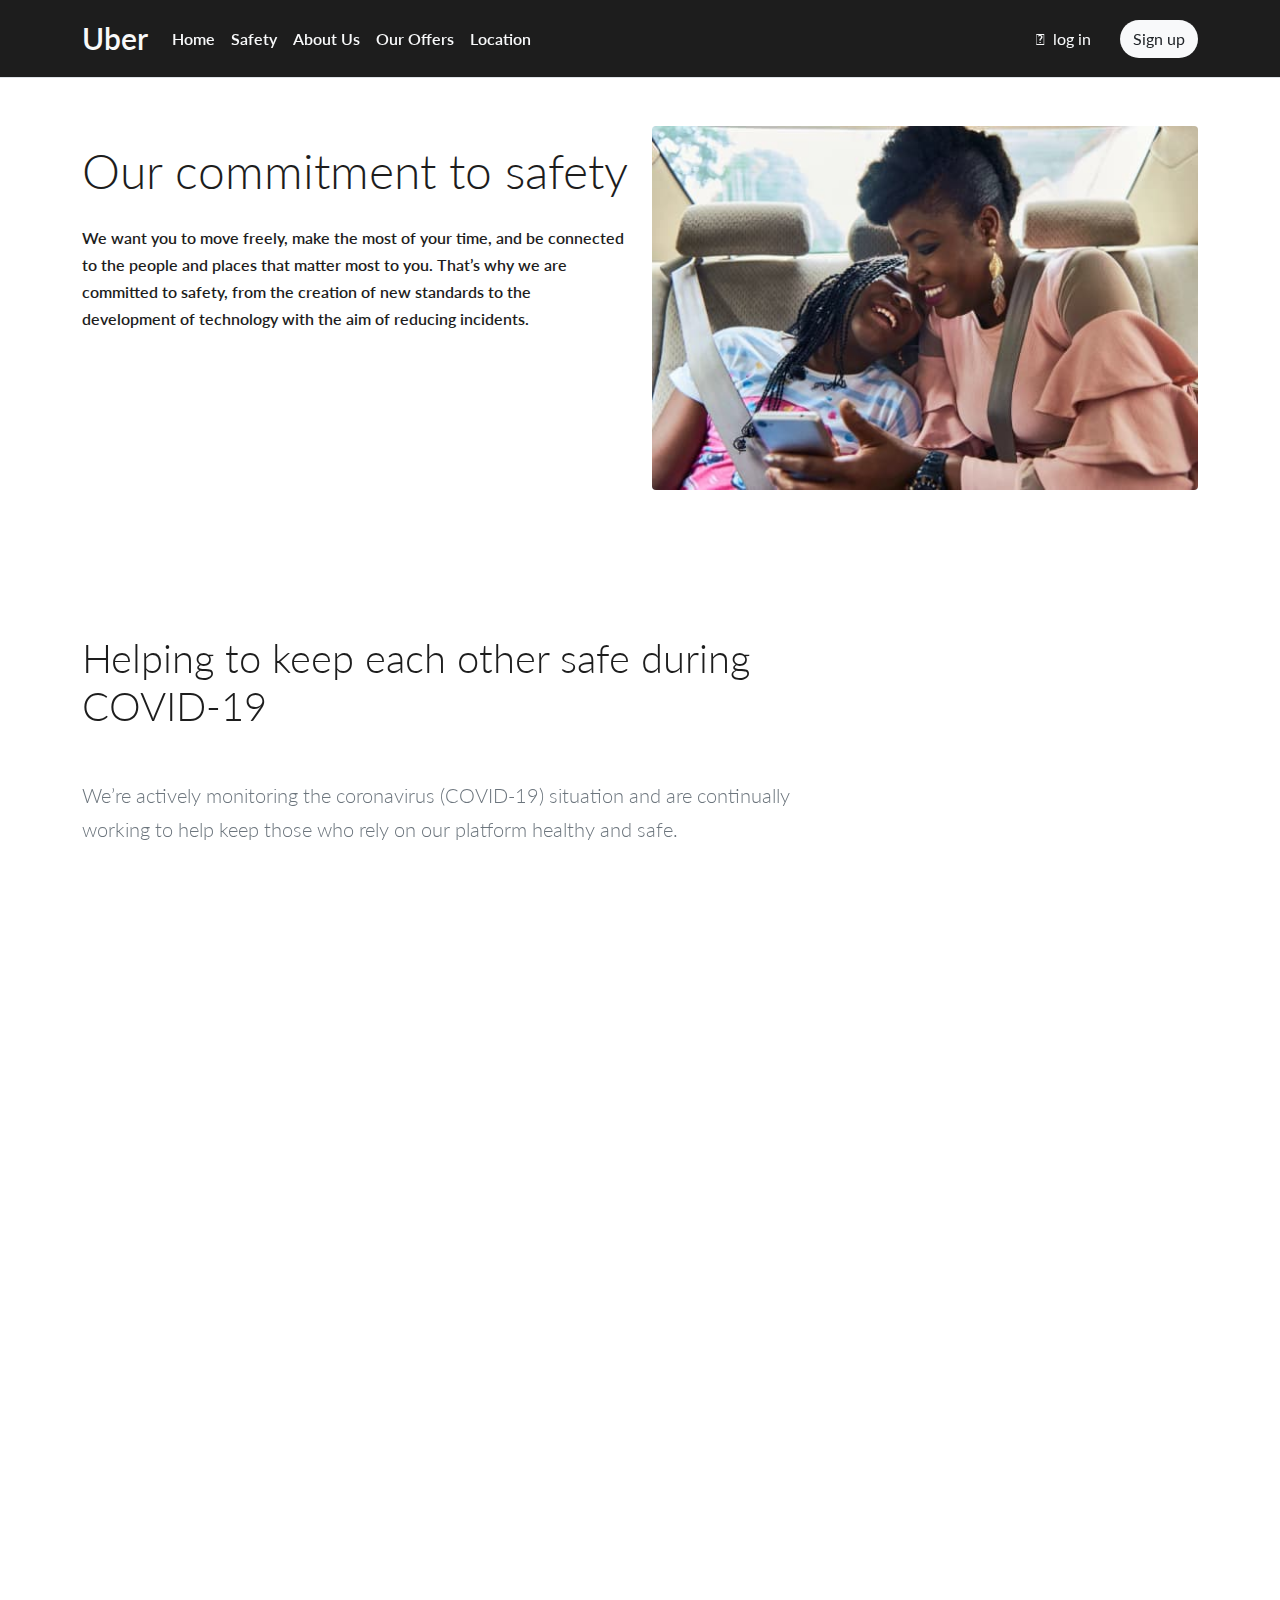
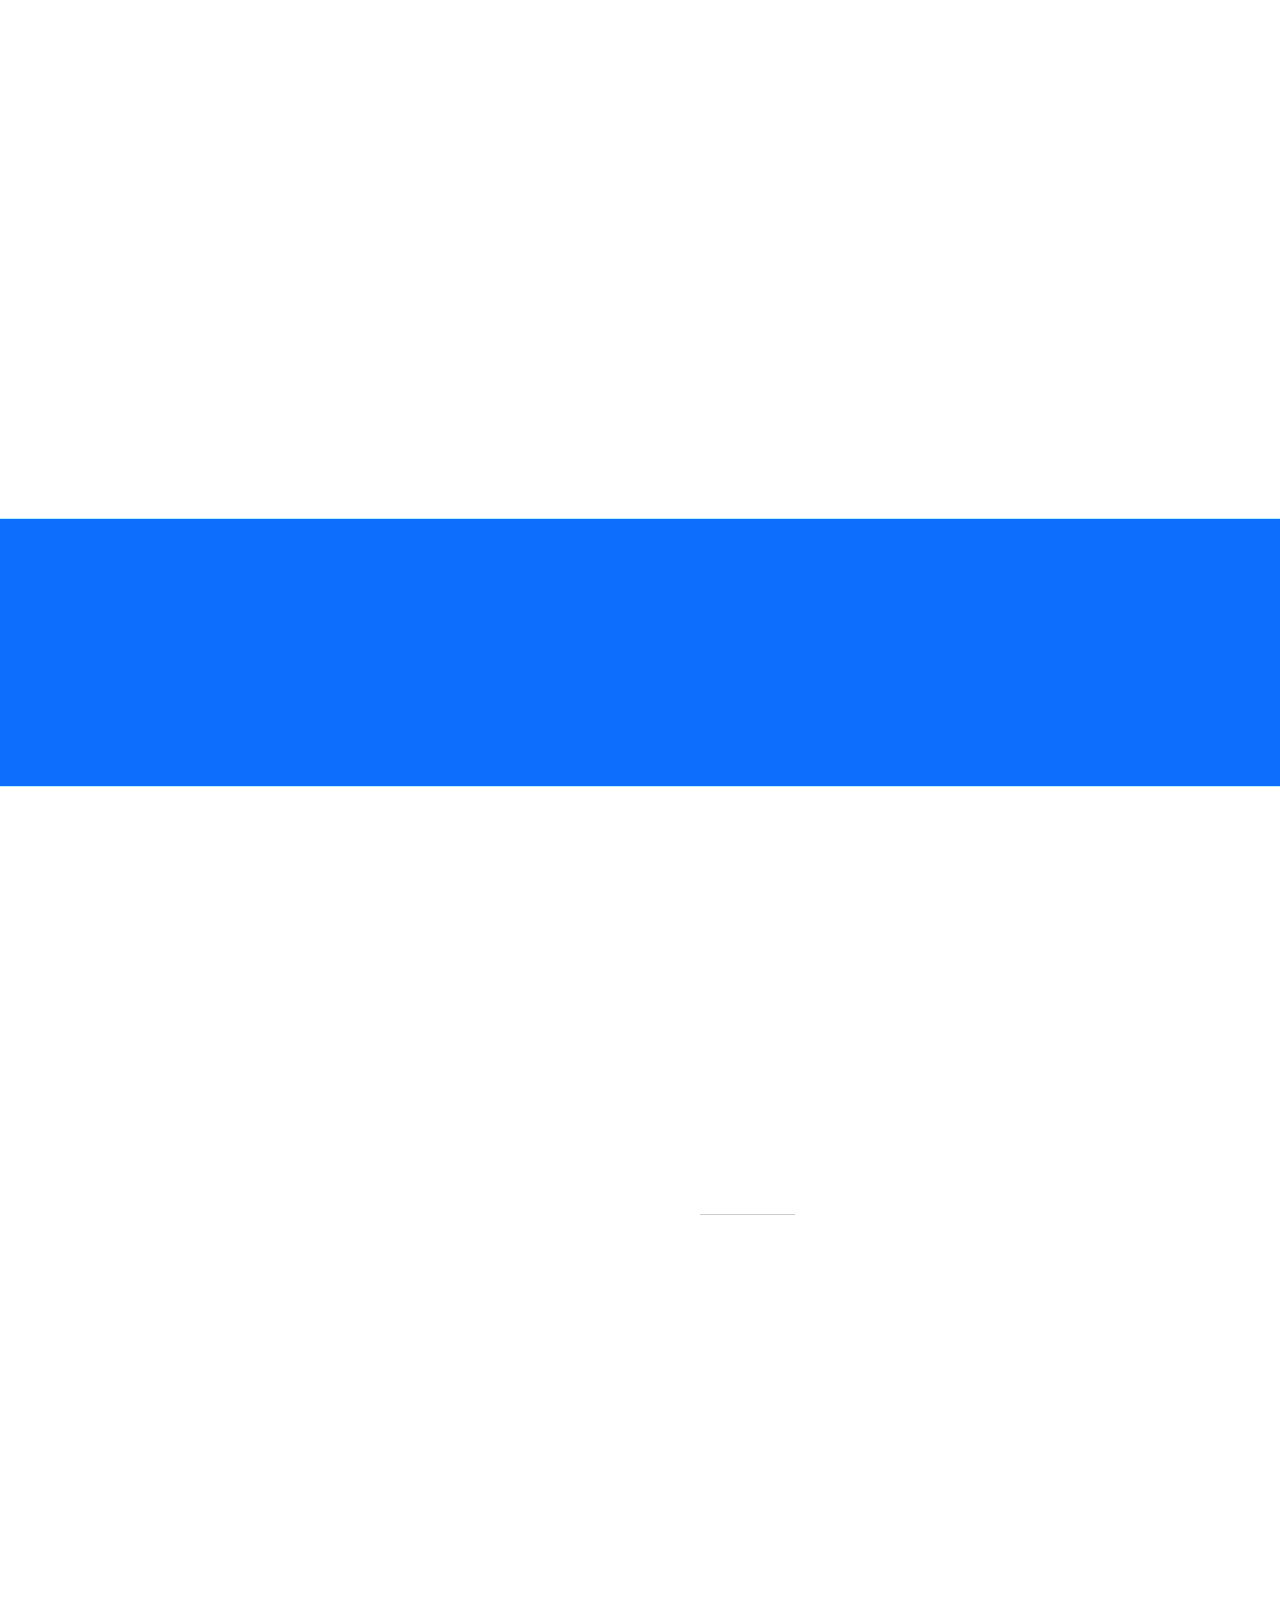
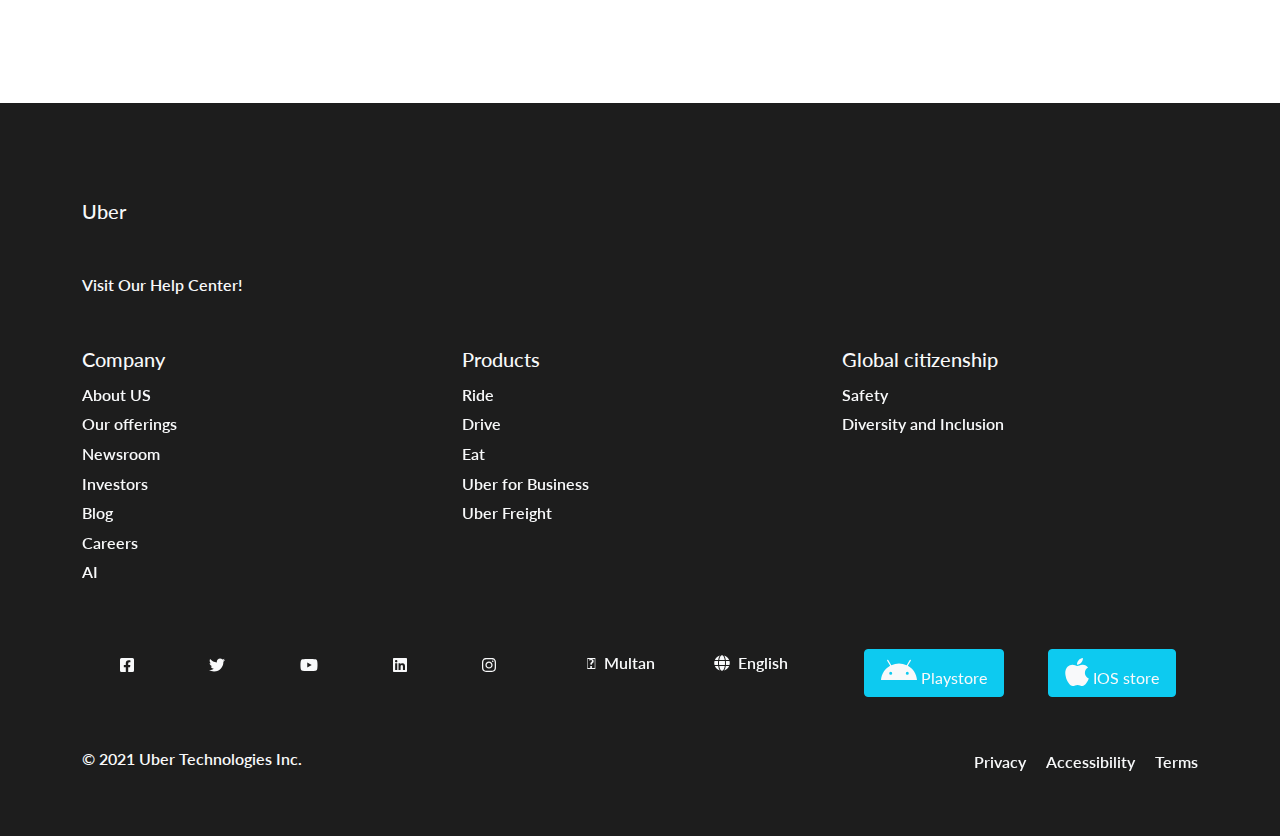
<file: safety.html>
<!DOCTYPE html>
<html>

<head>
	<meta charset="utf-8">
	<meta name="viewport" content="width=device-width, initial-scale=1">
	<title>Home - Small Business</title>
	<link rel="stylesheet" href="css/bootstrap.min.css">
	<link rel="stylesheet" href="./css/styles.css">
	<!----------------------------------AOS ANimation links------------------------->
	<link href="https://unpkg.com/aos@2.3.1/dist/aos.css" rel="stylesheet">
    <link href="https://unpkg.com/aos@2.3.1/dist/aos.css" rel="stylesheet">
	<!---------------------------------Animate Style CDN------------------------>
	<link rel="stylesheet"href="https://cdnjs.cloudflare.com/ajax/libs/animate.css/4.1.1/animate.min.css"/>
	<!-- reference your copy Font Awesome here (from our CDN or by hosting yourself) -->
	<link rel="stylesheet" href="https://pro.fontawesome.com/releases/v5.10.0/css/all.css">
	<script defer src="js/fontawesome-all.min.js"></script>

</head>

<body>
	<!-------------------------Navbar Section ------------------------>
	<nav class="navbar navbar-expand-lg navbar-light bg-xy border-bottom">
		<div class="container">
			<a href="index.html" class="navbar-brand uber text-light">Uber</a>

			<button class="navbar-toggler" type="button" data-bs-toggle="collapse" data-bs-target="#navbarCollapse"
				aria-controls="navbarCollapse" aria-expanded="false" aria-label="Toggle navigation">
				<span class="navbar-toggler-icon"></span>
			</button>
			<div class="collapse navbar-collapse" id="navbarCollapse">

				<ul class="navbar-nav me-auto">
					<li class="nav-item">
						<a href="index.html" class="nav-link active text-light hvr-float"
							aria-current="page">Home</a>
					</li>
					<li class="nav-item">
						<a href="./safety.html" class="nav-link text-light hvr-float">Safety</a>
					</li>
					<li class="nav-item">
						<a href="about1.html" class="nav-link text-light hvr-float">About Us</a>
					</li>
					<li class="nav-item">
						<a href="./offers.html" class="nav-link text-light hvr-float">Our Offers</a>
					</li>
					<li class="nav-item">
						<a href="location.html" class="nav-link text-light hvr-float">Location</a>
					</li>
				</ul>
				<form class="d-flex flex-row justify-content-lg-end">
					<a href="#" class=" btn  text-light mb-3 mb-sm-0 me-sm-3 btn1-rounded hvr-float"><i
							class="fad fa-user me-2" aria-hidden="true"></i>log in</a>
					<button type="submit" class="btn  btn1-rounded bg-light hvr-float">Sign up</button>
				</form>

			</div>
		</div>
	</nav>
	<!-------------------------END Navbar Section ------------------------>
	
	<div class="container my-3 my-sm-5">
		
		<div class="row ">
			<div class="col-12 col-md-12 col-lg-6 mb-4 mb-lg-4 ">
				<div class=" mb-3 mb-sm-5">
                    <h2 class="display-5 pt-3 darkor animate__animated animate__zoomIn" >Our commitment to safety</h2>
                    <p class=" darkor pt-3 justify-content-around animate__animated animate__zoomIn">We want you to move freely, make the most of your time, and be connected to the people and places that matter most to you. That’s why we are committed to safety, from the creation of new standards to the development of technology with the aim of reducing incidents.</p>
                </div>
			</div>
			<div class="col-12 col-md-12 col-lg-6 mb-4 mb-lg-4">
				<figure class="figure">
					<img src="./img/safety.jpg" class="figure-img img-fluid rounded animate__animated animate__zoomIn" alt="...">
					
				  </figure>
			</div>

		
			
		</div>
		
		
		<div class="row ">
			<div class="col-12 col-md-8 col-lg-8 mb-4 mb-lg-2">
                <div class=" mb-3 mb-sm-5">
                    <h2 class="display-6 pt-5 darkor mt-5" data-aos="zoom-in">Helping to keep each other safe during COVID-19</h2>
                </div>
				<figure class="figure">
					<figcaption class="figure-caption">
						<p class="pb-3 lead" data-aos="zoom-in">We’re actively monitoring the coronavirus (COVID-19) situation and are continually working to help keep those who rely on our platform healthy and safe.</p>
						<a href="" type="button" class="for-link  text-decoration-none darkor pb-0 me-3 " data-aos="zoom-in"><h5 class="hvr-float">Go to Uber’s COVID-19 hub
                        </h5></a>
						<a href="" type="button" class="for-link  text-decoration-none darkor  pb-0"data-aos="zoom-in"><h5 class="hvr-float">Read about our new Door-to-Door Safety Standard</h5></a>
					</figcaption>
					
				  </figure>
			</div>

			
		</div>
        <div class="row ">
            <div class="col-12 col-md-8 col-lg-8 mb-2 mb-lg-2">
                      <div class=" mb-3 mb-sm-5">
                          <h2 class="display-6 pt-5 darkor mt-5" data-aos="zoom-in">How safety is built into your experience</h2>
                      </div>
                      </div>
            <div class="row ">
            <div class="col-12 col-sm-12 col-md-6 col-lg-4 mb-4 mb-lg-4" data-aos="fade-right">
            
              <figure class="figure">
                <figcaption class="figure-caption">
                  <h5 class="darkor mt-4" >Safety features in the app
                                  </h5>
                  <p class="pb-3 ">Tap a button for emergency assistance. Share your trip details with loved ones. Our technology helps put peace of mind at your fingertips.</p>
                </figcaption>
                
                </figure>
            </div>
            
            <div class="col-12 col-sm-12 col-md-6 col-lg-4 mb-4 mb-lg-4" data-aos="fade-up">
              <figure class="figure">
                <figcaption class="figure-caption">
                  <h5 class="darkor mt-4">An inclusive community</h5>
                  <p class="pb-3 ">
                                  Millions of riders and drivers share a set of Community Guidelines, holding each other accountable to do the right thing.</p>
                  
                </figcaption>
                
                </figure>
            </div>
            
            <div class="col-12 col-sm-12 col-md-6 col-lg-4 mb-4 mb-lg-4" data-aos="fade-left">
              <figure class="figure">
                <figcaption class="figure-caption">
                  <h5 class="darkor mt-4">Support at every turn</h5>
                  <p class="pb-3 ">
                                  A specially trained team is available 24/7. Reach them in the app, day or night, with any questions or safety concerns.</p>
                  
                </figcaption>
                
                </figure>
            </div>
            </div>
            
            </div>
     
    <div class=" mb-3 mb-sm-5">
        <h2 class="display-5 pt-3 darkor" data-aos="zoom-in">Building safer journeys for everyone</h2>
    </div>
    <div class="row ">
        <div class="col-12 col-md-6 col-lg-6 mb-4 mb-lg-4">
            <figure class="figure">
                <img src="./img/ride1.jpg" class="figure-img img-fluid rounded" alt="..." data-aos="fade-right">
                <figcaption class="figure-caption" data-aos="fade-right">
                    <h5 class="darkor">Driver safety</h5>
                    <h5 class="pb-3">
                        Count on 24/7 support and emergency assistance. Share your trip with loved ones. Our focus is on your safety, so you can focus on the opportunity.</h5>
                    
                    <a href="" type="button" class="for-link  text-decoration-none darkor pb-0 hvr-float"><p class="lead">Learn more</p></a>
                </figcaption>
                
              </figure>
        </div>
        <div class="col-12 col-md-6 col-lg-6 mb-4 mb-lg-4" data-aos="zoom-in">
            <figure class="figure">
                <img src="./img/ride2.jpg" class="figure-img img-fluid rounded" alt="..." data-aos="fade-left">
                <figcaption class="figure-caption" data-aos="fade-left">
                    <h5 class="darkor">Rider safety</h5>
                    <h5 class="pb-3">
                        Millions of rides are requested every day. Every rider has access to safety features built into the app. And every ride has a support team if you need them.</h5>
                    <a href="" type="button" class="for-link  text-decoration-none darkor pb-0 hvr-float"><p class="lead">Learn more</p></a>
                </figcaption>
              </figure>
        </div>

        
    </div>
    </div>
    <div class="row">
        <div class="col-12 col-md-12 bg-primary alert alert-info" role="alert">
           <div class="container">
            <h5 class="darkor mt-4 pt-5 text-light" data-aos="fade-right">“Every day, our technology puts millions of people together in cars in cities around the world. Helping keep people safe is a huge responsibility and one we do not take lightly.”
            </h5>
            <p class="pb-5 pt-3 text-light" data-aos="fade-up">
                Dara Khosrowshahi, Uber CEO</p>
           </div>

        </div>
    </div>
    <div class="container">
        <div class="row pt-5 mt-5">
            <div class="col-12 col-sm-12 col-md-12 col-lg-6">
                <figure class="figure" data-aos="fade-right">
                    <img src="./img/partnering.jpg" class="figure-img img-fluid rounded" alt="...">
                    <figcaption class="figure-caption">
                    </figcaption>
                  </figure>
            </div>
            <div class="col-12 col-sm-12 col-md-12 col-lg-6 ">
                <h2 class="display-6 pt-3 darkor ms-lg-5" data-aos="fade-left">Partnering to make a difference</h2>
                <p class="ms-lg-5" data-aos="fade-left">
                    Our commitment to safety goes beyond your ride. We have teamed up with leading experts—from public safety officials to anti-violence organizations—to help make roads and cities safer for all.
                    
                    </p>
                    <a href="" type="button" class="for-link  text-decoration-none darkor pb-0 ms-lg-5 pt-5 hvr-float"><p class="lead  " data-aos="fade-left">Learn more</p></a>
            </div>
        </div>
    </div>
    
 <div class="container pt-3">
    <div class="row mt-5 pt-5">
        <div class="col-12 col-sm-12 col-md-6 col-lg-6 mb-4 mb-lg-4">
            <figure class="figure" data-aos="fade-right">
                <h4><i class="fad fa-steering-wheel darkor"></i></h4>
                <figcaption class="figure-caption">
                    <h5 class="darkor mt-4">Driver safety</h5>
                    <p class="pb-3 ">Drive when and where you want with confidence..</p>
                    <a href="" type="button" class="for-link  text-decoration-none darkor pb-0 hvr-float"><p>Learn more</p></a>
                </figcaption>
                
              </figure>
        </div>

        <div class="col-12 col-sm-12 col-md-6 col-lg-6 mb-4 mb-lg-4">
            <figure class="figure" data-aos="fade-left">
                <h4><i class="fas fa-car darkor text-center"></i></h4>
                <figcaption class="figure-caption">
                    <h5 class="darkor mt-4">Rider safety</h5>
                    <p class="pb-3 ">
                        
Go anytime and get there comfortably.</p>
                    <a href="" type="button" class="for-link  text-decoration-none darkor pb-0 hvr-float"><p>Learn more</p></a>
                </figcaption>
                
              </figure>
        </div>

        
    </div>
    <p data-aos="fade-up">*Certain requirements and features vary by region and may be unavailable.</p>
 </div>


	<!-------------------Footer Section Started  -------------------->

<!-------------------Footer Section Started  -------------------->

<footer class="bg-xy text-light p-5">
	<div class="container">
		<h5 class="text-ligh mt-5 mb-5">Uber</h5>
		<p class="text-light mb-5">Visit Our Help Center!</p>
	</div>
	<div class="container">
		<div class="row mb-lg-5">
			<div class="col-12 col-sm-6 col-md-4 col-lg-4">
				<h5 class="text-light">Company</h5>
				<ul class="list-unstyled">
					<li class=""><a href="" class="text-decoration-none text-light hvr-float">About US</a></li>
					<li class=""><a href="" class="text-decoration-none text-light hvr-float">Our offerings</a></li>
					<li class=""><a href="" class="text-decoration-none text-light hvr-float">Newsroom</a></li>
					<li class=""><a href="" class="text-decoration-none text-light hvr-float">Investors</a></li>
					<li class=""><a href="" class="text-decoration-none text-light hvr-float">Blog</a></li>
					<li class=""><a href="" class="text-decoration-none text-light hvr-float">Careers</a></li>
					<li class=""><a href="" class="text-decoration-none text-light hvr-float">AI</a></li>
				</ul>
			</div>
			<div class="col-12 col-sm-6 col-md-4 col-lg-4">
				<h5 class="text-light">Products</h5>
				<ul class="list-unstyled">
					<li class=""><a href="" class="text-decoration-none text-light hvr-float">Ride</a></li>
					<li class=""><a href="" class="text-decoration-none text-light hvr-float">Drive</a></li>
					<li class=""><a href="" class="text-decoration-none text-light hvr-float">Eat</a></li>
					<li class=""><a href="" class="text-decoration-none text-light hvr-float">Uber for Business</a></li>
					<li class=""><a href="" class="text-decoration-none text-light hvr-float">Uber Freight</a></li>
				</ul>
			</div>
			<div class="col-12 col-sm-6 col-md-4 col-lg-4">
				<h5 class="text-light">Global citizenship
				</h5>
				<ul class="list-unstyled">
					<li class=""><a href="" class="text-decoration-none text-light hvr-float">Safety</a></li>
					<li class=""><a href="" class="text-decoration-none text-light hvr-float">Diversity and Inclusion</a></li>
				</ul>
			</div>
		</div>
	</div>
	<div class="container">
		<div class="row">
			<div class="col-12 col-sm-12 col-md-12 col-lg-5 d-flex flex-row  justify-content-around">
				<span class=""><i class="fab fa-facebook-square hvr-float"></i></span>
				<span class=""><i class="fab fa-twitter  hvr-float"></i></span>
				<span class=""><i class="fab fa-youtube  hvr-float"></i></span>
				<span class=""><i class="fab fa-linkedin  hvr-float"></i></span>
				<span class=""><i class="fab fa-instagram  hvr-float"></i></span>
			</div>
			<div class="col-12 col-sm-12 col-md-12 col-lg-3 d-flex flex-row  justify-content-around">
				<span class="hvr-float"><i class="fal fa-map-marker  me-2"></i>Multan</span>
				<span class="hvr-float"><i class="fas fa-globe me-2"></i>English</span>
			</div>
			<div class="col-12 col-sm-12 col-md-12 col-lg-4 d-flex flex-row  justify-content-around">
				<span class=""><a href ="" type="button" class="btn btn-info ps-3 pe-3 text-light hvr-float"><i class="fab fa-android fa-2x"></i> Playstore</a> </span>
				<span class=""><a href ="" type="button" class="btn btn-info ps-3 pe-3 text-light hvr-float"><i class="fab fa-apple fa-2x"></i> IOS store</a> </span>
			</div>

		</div>
	</div>
	<div class="container">
		<div class="row mt-5">
			<div class="col-12 col-sm-12 col-md-12 col-lg-6">
				<p class="text-start">&copy; 2021 Uber Technologies Inc.</p>
			</div>
			<div class="col-12 col-sm-12 col-md-12 col-lg-6">
				<div class="text-end ">
					<span class="hvr-float">Privacy</span>
				<span class="ps-3 pe-3 hvr-float">Accessibility</span>
				<span class="hvr-float">Terms</span>
				</div>

				
			</div>
		</div>
	</div>
</footer>


	<script src="js/bootstrap.bundle.min.js"></script>
	<script src="https://unpkg.com/aos@2.3.1/dist/aos.js"></script>
<script>
    AOS.init();
  </script>
	

</body>

</html>
</file>
<file: css/styles.css>
/* light green:#7ed56f; 
 medium-green:#55c57a; 
 darkgreen:#28b486; 
*/
@import url('https://fonts.googleapis.com/css2?family=Lato:ital,wght@0,400;0,700;0,900;1,300;1,400&display=swap');
*{
    padding: 0;
    margin: 0;
    box-sizing: border-box;
}
body{
    font-family: 'Lato', sans-serif;
    font-weight: 600;
    font-size: 16px;
    line-height: 1.7;
    color: #777;
    overflow-x: hidden;
}
  /* different colors for */
.bg-xy{
  background-color:#1d1d1d;
}
.green-dark{
  color:#28b486;
}
.midium-green{
  color:#55c57a;
}
.light-green{
  color:#7ed56f;
}
.darkor{
  color: #1d1d1d;
}
.brder{
  border-right: 1px solid #1d1d1d;
}
.green1{
  color: #008000;
}
/*********************End color *********** ***************/

.for-link{
border-bottom: 1px solid #d1cccc;
margin-bottom: 40px;
}
.for-link:hover{
  border-bottom: 1px solid #1d1d1d;
}
.for-signup{
  border-bottom: 1px solid #1d1d1d;
  margin-bottom: 40px;
  content: "";
  margin-top:40px;
  }
  .to-end{
    margin-left: 30%;
  }
.line-h{
  line-height: 52px;
  font-weight: 500;
  font-size: 44px;
  font-family: UberMove, UberMoveText, system-ui, "Helvetica Neue", Helvetica, Arial, sans-serif;
}
/*********************Button Custom css *********** ***************/
.darkor1{
  background-color:rgb(240, 240, 240);
}
.darkor1:hover{
  background-color:rgb(214, 208, 208);
}
.darkor11:hover{

}
.btn1-rounded{
    border-radius: 3rem;
    -webkit-border-radius: 3rem;
    -moz-border-radius: 3rem;
    -ms-border-radius: 3rem;
    -o-border-radius: 3rem;
}
.btn1-rounded:hover{
    background-color: rgb(42, 40, 40);
}

/*********************End Button CSS *********** ***************/
.bg-image{
  background-image: url(../img/taxi-background.jpg);
  background-repeat: no-repeat;
  background-size: cover;
  background-position: center;

}
.uber{
	font-size: 30px;
	color: white;
}
.border-bottom-link{
  border-bottom:4px solid #ffffff;
  padding-top: 20px;
  content: "";
  width: 100px;
  margin-bottom: -18px;

}

.border-bottom-link:hover{
  border-bottom:4px solid #1d1d1d;
  
}



.navbar-toggler{
    background-color: #fff;
}
.destination-section{
  background-image: linear-gradient(to bottom,rgba(126, 213, 111, 0.8), rgba(29, 29, 29, 0.8)),url(../img/gbeen.jpg);
  min-height:90vh;
  background-repeat: no-repeat;
  background-size: cover;
  background-position: center;
  background-attachment: fixed;
}
.carousel-indicators li {
  width: 10px;
  height: 10px;
  border-radius: 100%;
  color: #fff;
}
.carousel-indicators{
  color: #fff;
}

.discover{
  display: block;
  font-size: 38px;
  color: #fff;
  text-shadow: 0px 3px 5px rgb(0, 109, 42);
  letter-spacing: 9px;
  text-transform: uppercase;
}

.boxshadow-parag{
  
  font-weight: 300;
  max-width: 580px;
  font-size: 36;
  color: rgb(255, 255, 255);
  text-shadow: 0px 3px 5px rgb(0, 0, 0);
}

/* Button Animation Coding */

@import url("https://fonts.googleapis.com/css?family=Roboto:100");

.coolBeans {
  border: 2px solid currentColor;
  border-radius: 3rem;
  color: #ff0;
  font-family: roboto;

  overflow: hidden;
  position: relative;
  text-decoration: none;
  transition: 0.2s transform ease-in-out;
  will-change: transform;
  z-index: 0;
}
.coolBeans::after {
  background-color: #7ed56f;;
  border-radius: 3rem;
  content: '';
  display: block;
  height: 100%;
  width: 100%;
  position: absolute;
  left: 0;
  top: 0;
  transform: translate(-100%, 0) rotate(10deg);
  transform-origin: top left;
  transition: 0.2s transform ease-out;
  will-change: transform;
  z-index: -1;
}
.coolBeans:hover::after {
  transform: translate(0, 0);
}
.coolBeans:hover {
  border: 2px solid transparent;
  color: #ffffff;
  transform: scale(1.05);
  will-change: transform;
}


/* Button effects  */

.hvr-float {
  display: inline-block;
  vertical-align: middle;
  transform: translateZ(0);
  box-shadow: 0 0 1px rgba(22, 119, 47, 0);
  backface-visibility: hidden;
  -moz-osx-font-smoothing: grayscale;
  transition-duration: 0.3s;
  transition-property: transform;
  transition-timing-function: ease-out;
}
.hvr-float:hover,
.hvr-float:focus,
.hvr-float:active {
  transform: translateY(-8px);
  -webkit-transform: translateY(-8px);
  -moz-transform: translateY(-8px);
  -ms-transform: translateY(-8px);
  -o-transform: translateY(-8px);
}

/* Button animation  */
.hbtn {
    position: relative;
    box-sizing: border-box;
    display: inline-block;
    overflow: hidden;
    padding: 8px 20px;
    margin: 0px 3px 6px;
    text-align: center;
    border: 2px solid rgb(255, 255, 255);
    text-decoration: none;
    color: rgb(255, 255, 255);
    white-space: nowrap;
    z-index: 0;
} 


.hbtn i {
    padding-right: 8px;
} 


.hb-fill-bottom-rev::before {
    position: absolute;
    content: "";
    background: rgb(255, 255, 255);
    transition-duration: 0.3s;
    z-index: -1;
    inset: 0px auto auto 0px;
    width: 100%;
    height: 100%;
    opacity: 1;
} 


.hb-fill-bottom-rev:hover::before {
    width: 100%;
    height: 0px;
    opacity: 1;
} 


.hb-fill-bottom-rev:hover {
    background: transparent;
    color: rgb(255, 255, 255);
    transition: color 0.3s ease 0s, background 0s ease 0s;
} 


.hpill {
    border-radius: 50px;
} 





.bg-about{
  background-image: url(../img/About-us-bg.jpg);
  background-size: cover;
  background-repeat: no-repeat;
  height: 100vh;
}
.bg-man{
  background-image: url(../img/uber-man.jpg);
  background-size: cover;
  background-repeat: no-repeat;
  height: 100vh;
}

.lightee{
  background-color: #fff;
}
.d-none-1{
  display: none;
}
.icon1{
  margin-top:-15px;
  width: 100px;
  height: auto;
  background-color: #fff;
}
.bg11{
  background-color: #fff;
  border-radius: 50px;
  -webkit-border-radius: 50px;
  -moz-border-radius: 50px;
  -ms-border-radius: 50px;
  -o-border-radius: 50px;
}

/* Box Shadow */
.shadow-drop-center {
	-webkit-animation: shadow-drop-center 0.4s cubic-bezier(0.250, 0.460, 0.450, 0.940) both;
	        animation: shadow-drop-center 0.4s cubic-bezier(0.250, 0.460, 0.450, 0.940) both;
}
/* ----------------------------------------------
 * Generated by Animista on 2021-2-19 11:35:45
 * Licensed under FreeBSD License.
 * See http://animista.net/license for more info. 
 * w: http://animista.net, t: @cssanimista
 * ---------------------------------------------- */

/**
 * ----------------------------------------
 * animation shadow-drop-center
 * ----------------------------------------
 */
 @-webkit-keyframes shadow-drop-center {
  0% {
    -webkit-box-shadow: 0 0 0 0 rgba(0, 0, 0, 0);
            box-shadow: 0 0 0 0 rgba(0, 0, 0, 0);
  }
  100% {
    -webkit-box-shadow: 0 0 20px 0px rgba(0, 0, 0, 0.35);
            box-shadow: 0 0 20px 0px rgba(0, 0, 0, 0.35);
  }
}
@keyframes shadow-drop-center {
  0% {
    -webkit-box-shadow: 0 0 0 0 rgba(0, 0, 0, 0);
            box-shadow: 0 0 0 0 rgba(0, 0, 0, 0);
  }
  100% {
    -webkit-box-shadow: 0 0 20px 0px rgba(0, 0, 0, 0.35);
            box-shadow: 0 0 20px 0px rgba(0, 0, 0, 0.35);
  }
}
</file>
